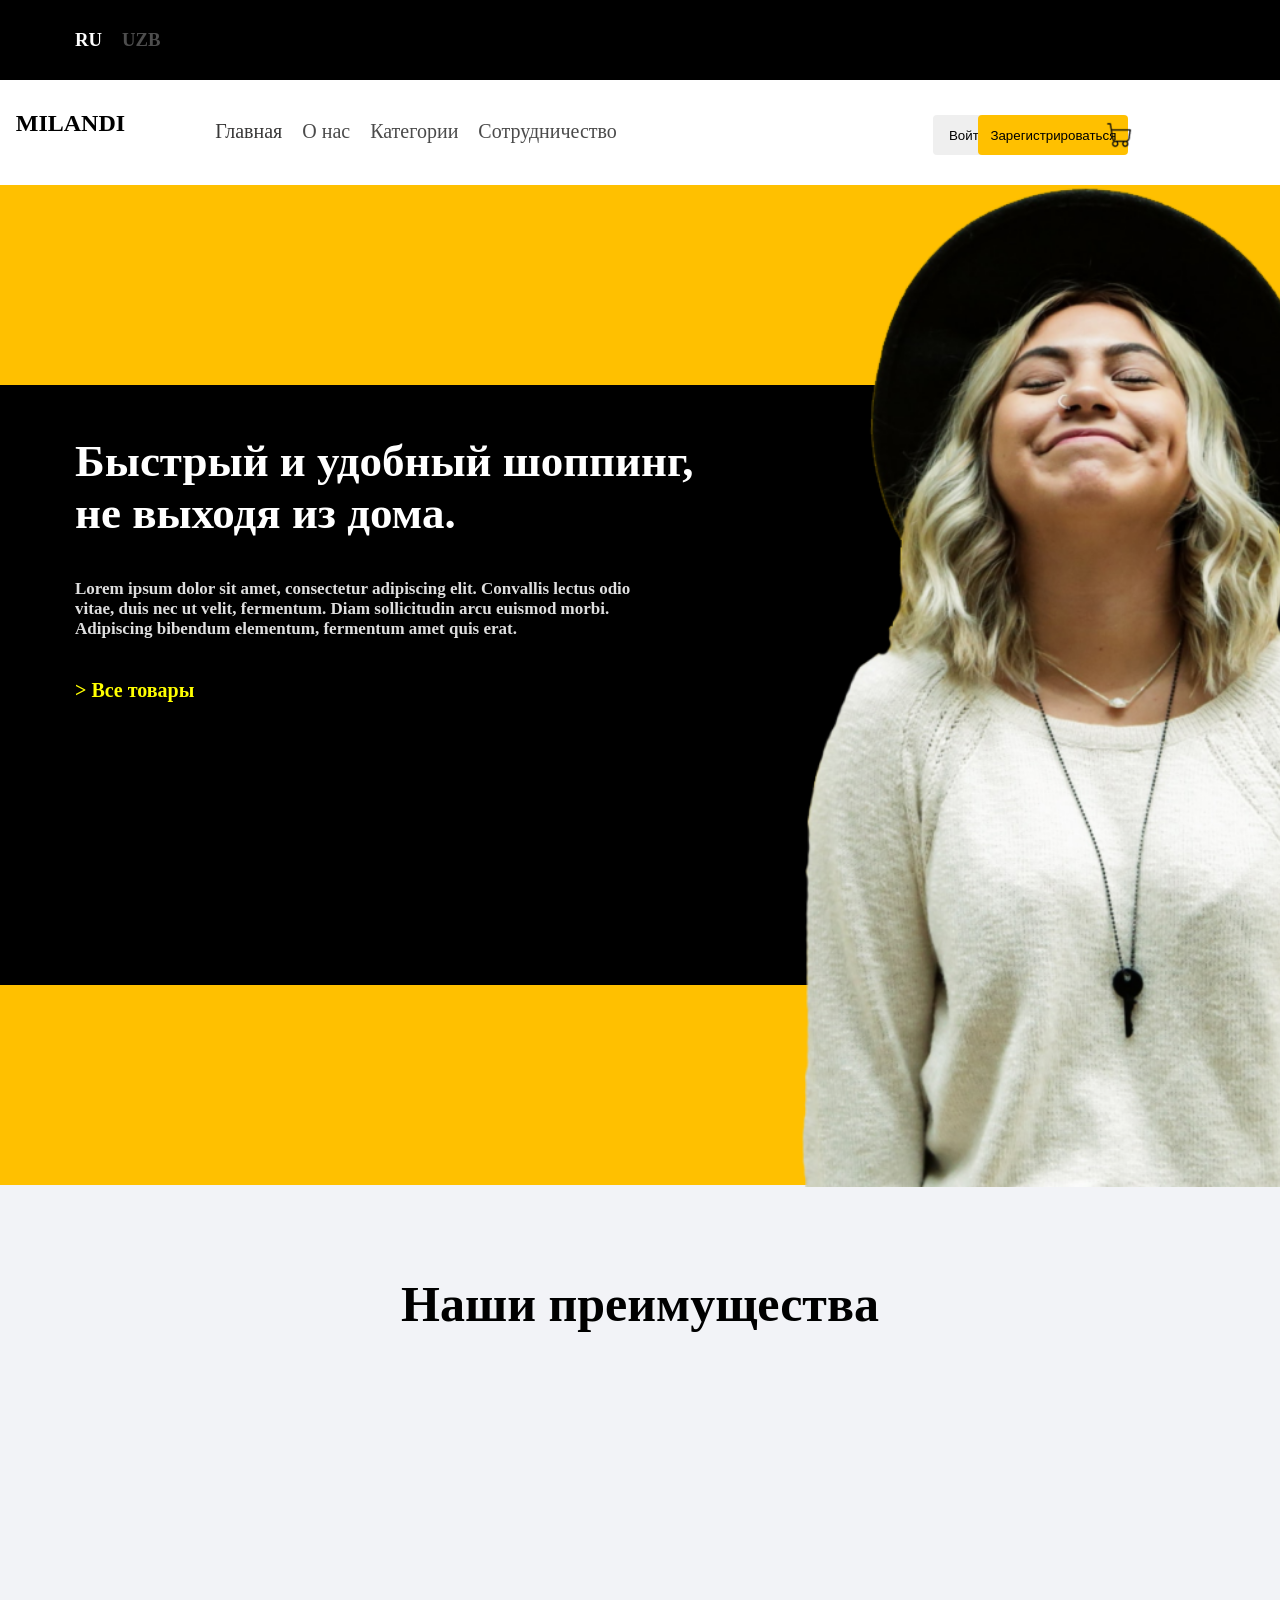
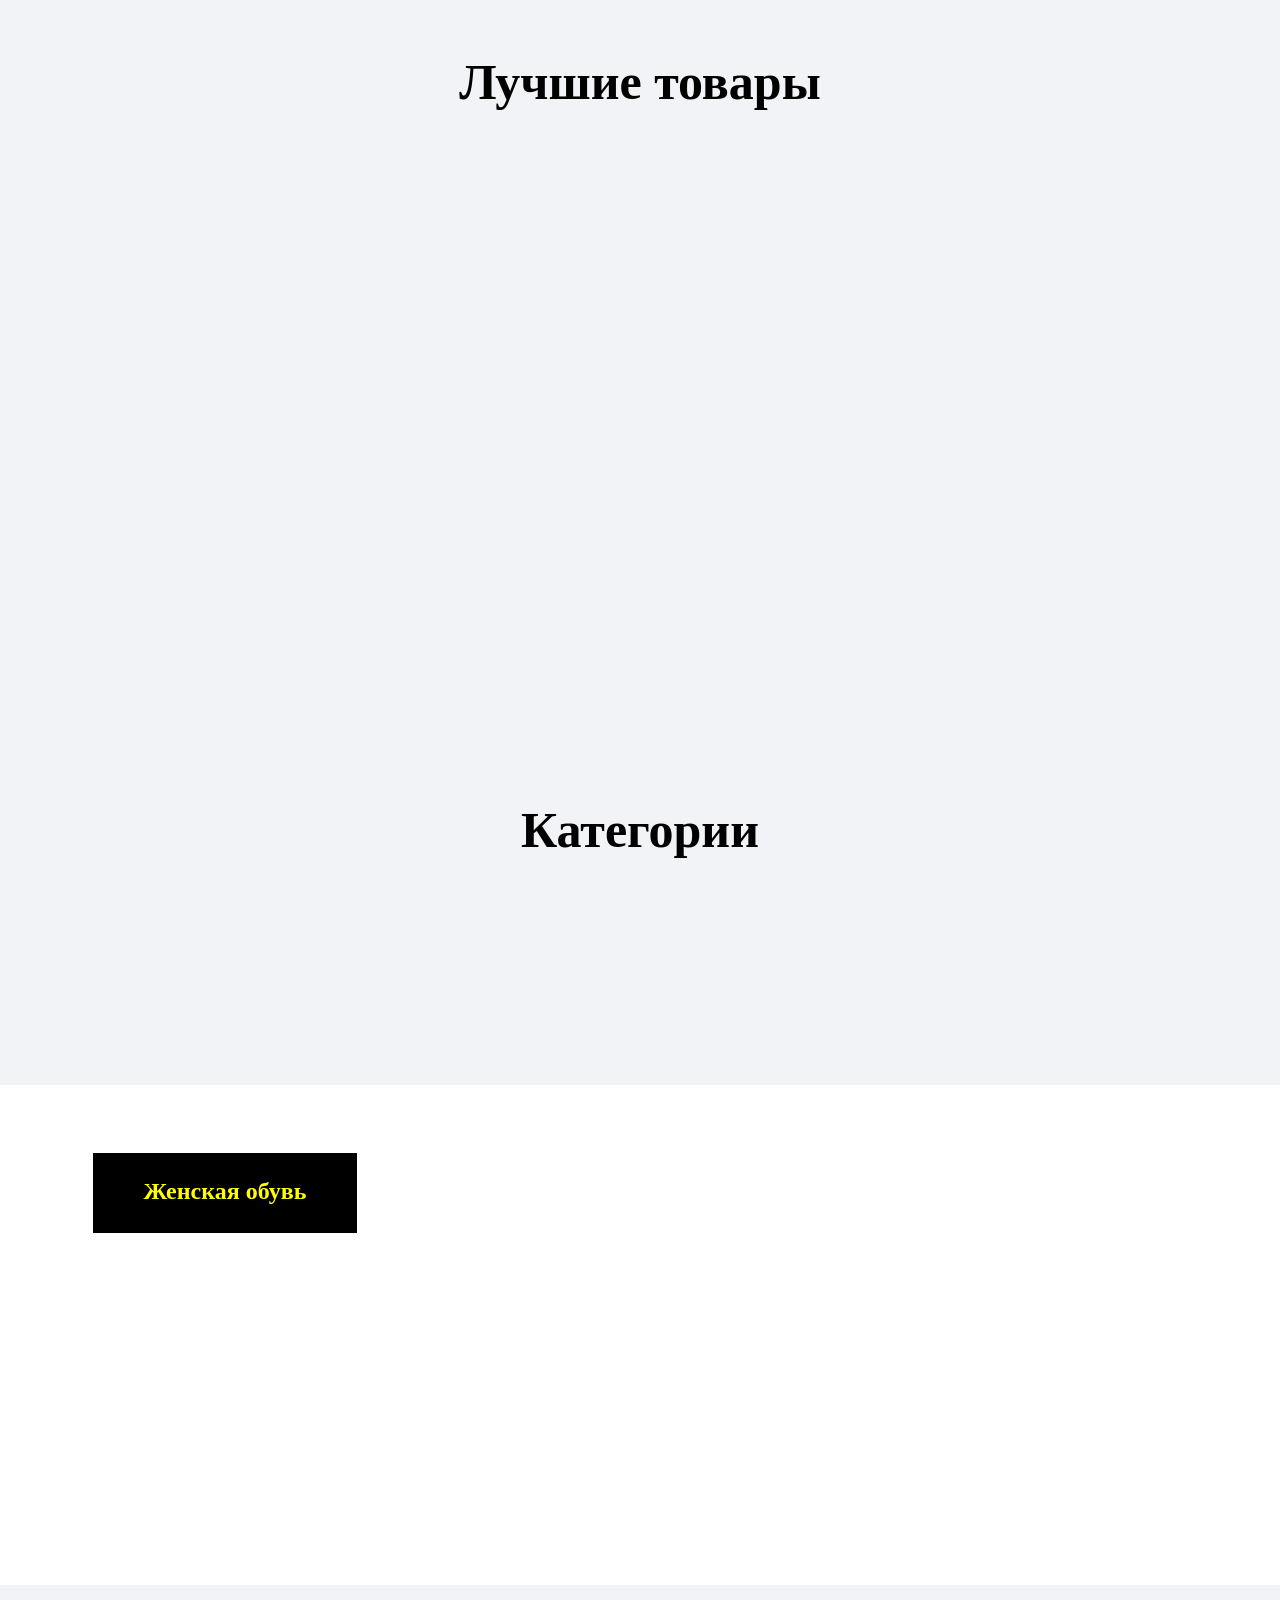
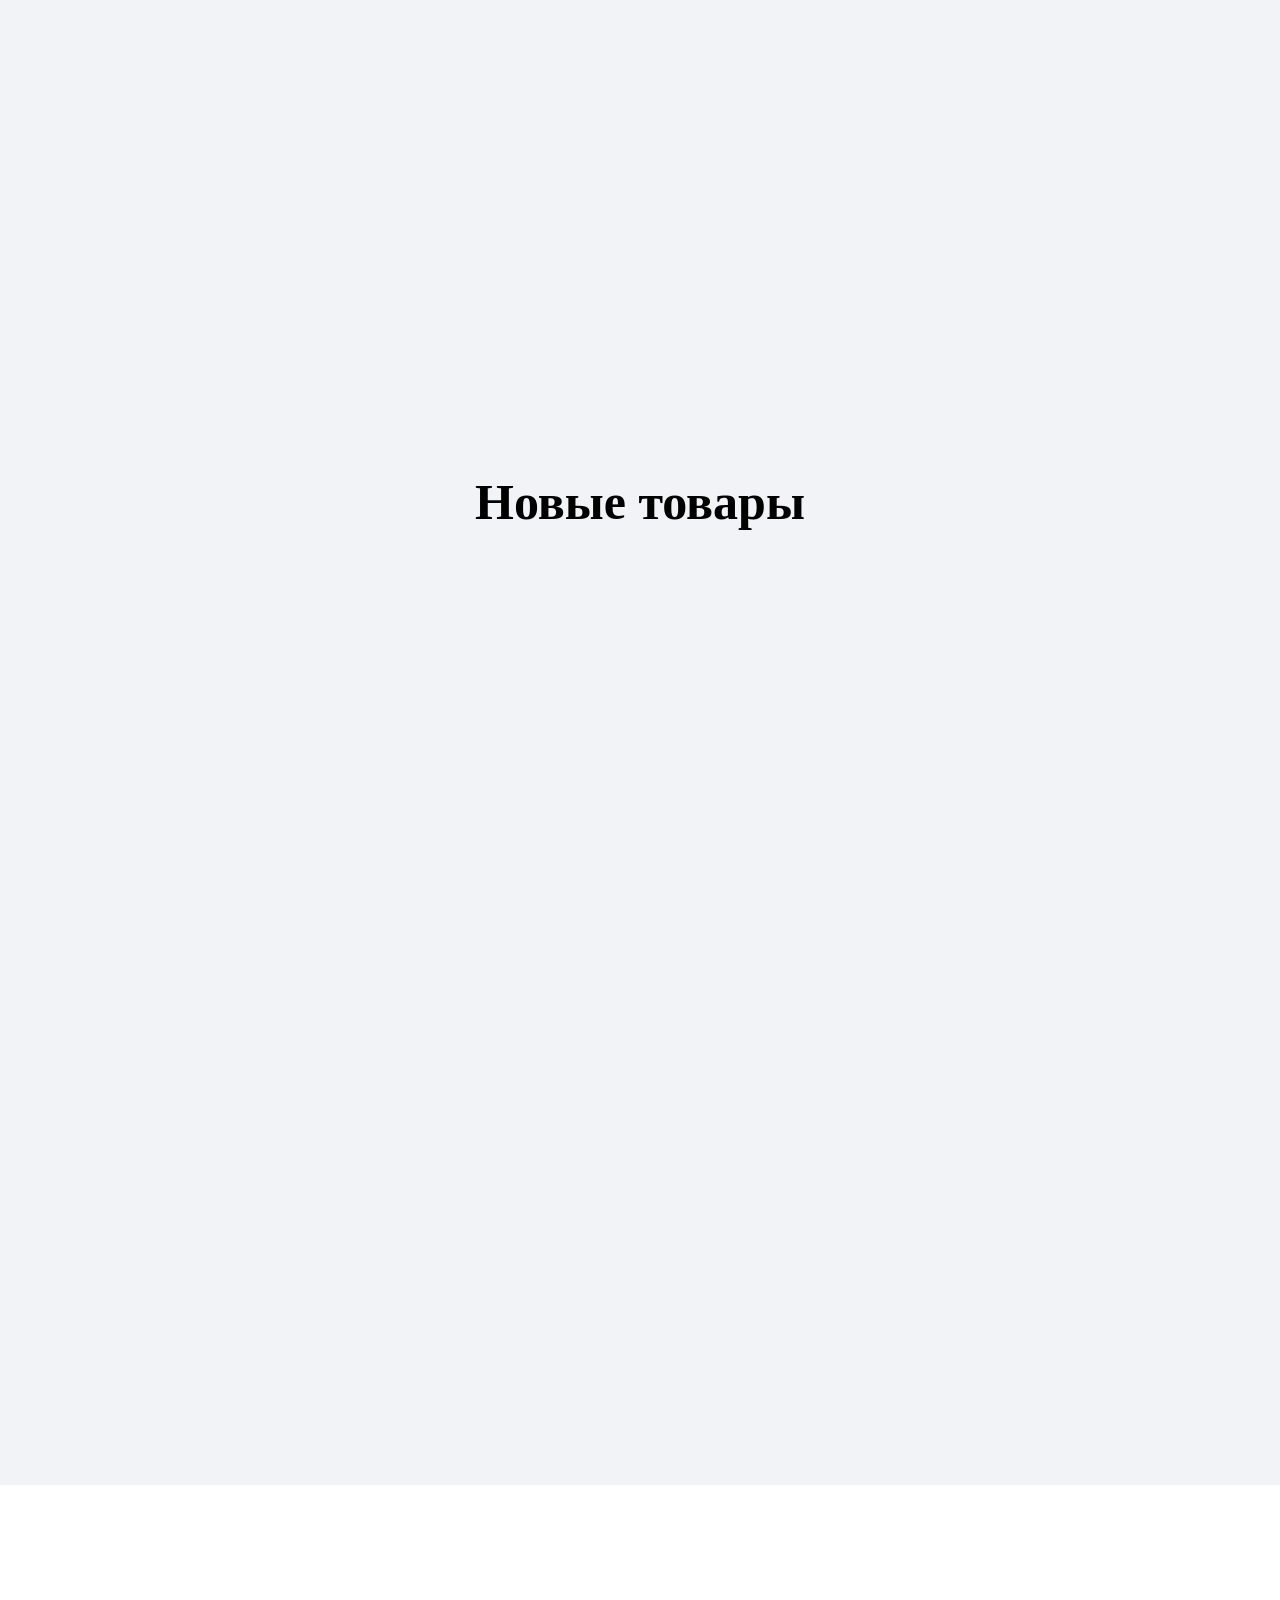
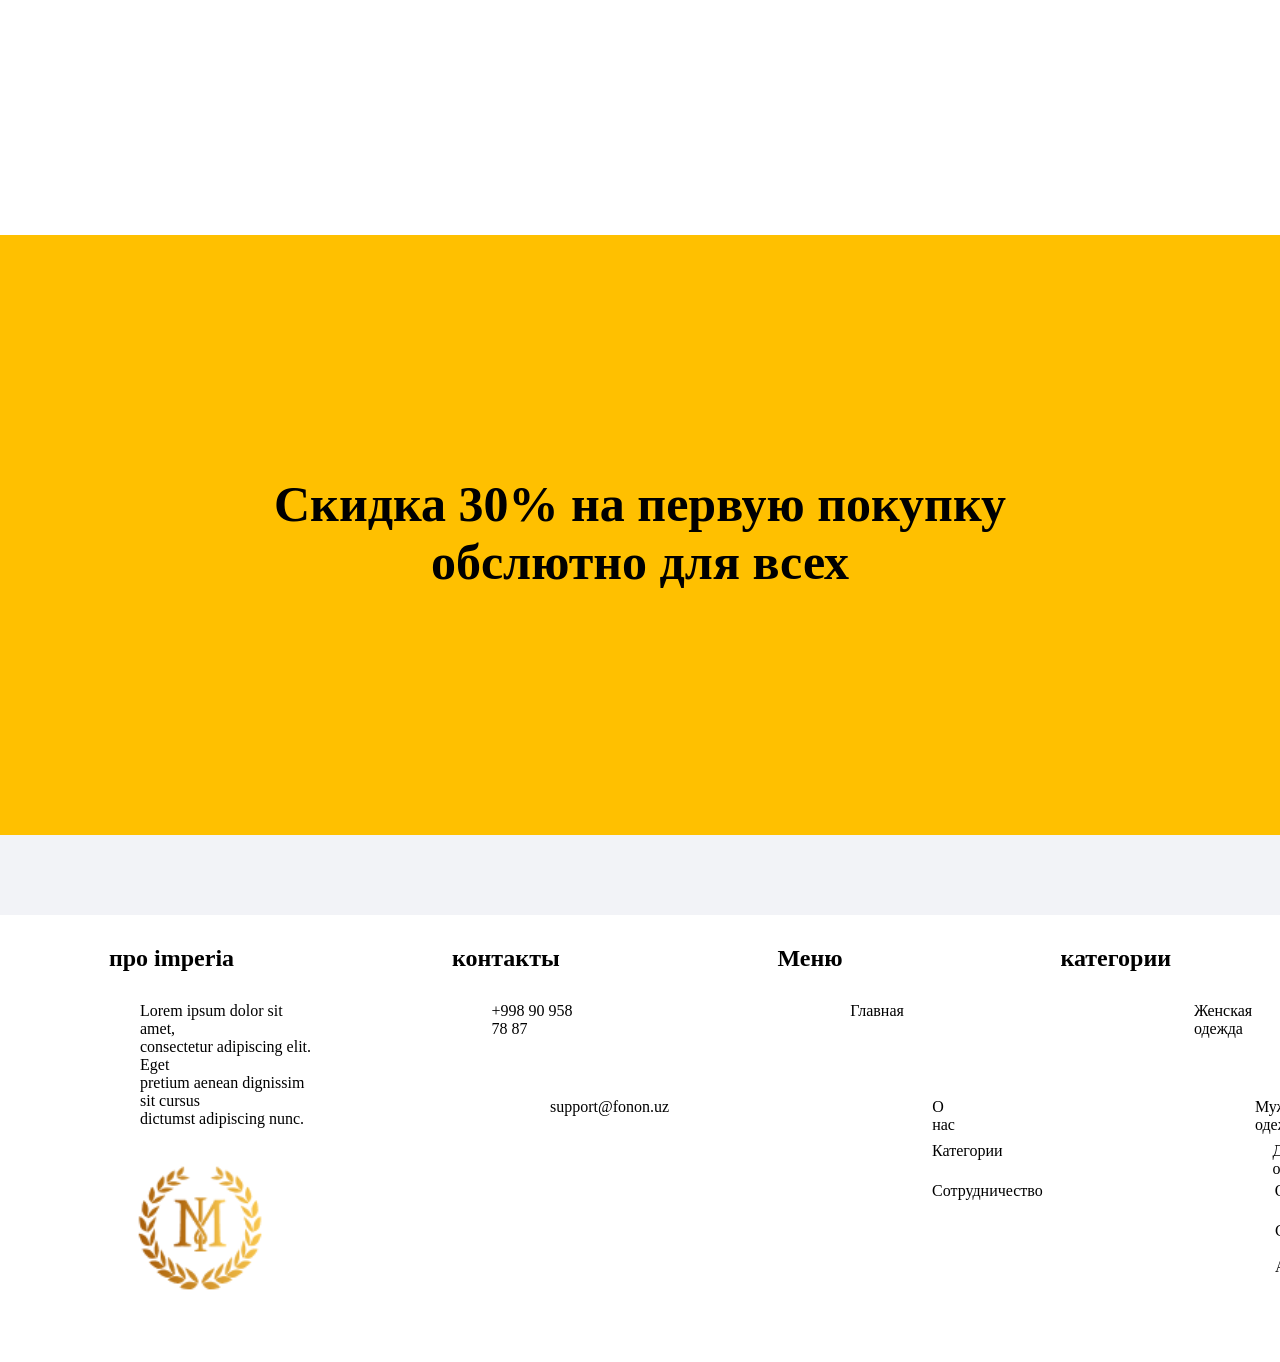
<file: index.html>
<!DOCTYPE html>
<html lang="en">
<head>
    <meta charset="UTF-8">
    <meta name="viewport" content="width=device-width, initial-scale=1.0">
    <title>wood</title>
    <link rel="stylesheet" href="./style.css">
    <link href="https://unpkg.com/aos@2.3.1/dist/aos.css" rel="stylesheet">
</head>
<body>
    <div class="contanier">
        <header>
            <div class="box">
                <h3 class="text">RU</h3>
                <h3 class="text_1">UZB</h3>
            </div>
            <div class="navbar">
                <nav>
                    <ul>
                        <a href="#"><h1 class="text_2">MILANDI</h1></a>
                        <li><a class="text_3" href="#">Главная</a></li>
                        <li><a class="text_4" href="./main.html">О нас</a></li>
                        <li><a class="text_4" href="./j.html">Категории</a></li>
                        <li><a class="text_4" href="./roe.html">Сотрудничество</a></li>
                    </ul>
                </nav>
                <button class="button">Войти</button>
                <button class="button_1">Зарегистрироваться</button>
                <a href="./index.html"><img class="img" src="./ic_cart.png" alt=""></a>
            </div>
        </header>
        <article>
            <div class="box_1"></div>
            <div data-aos="flip-up" class="box_2">
                <h1 class="text_5">Быстрый и удобный шоппинг,
                <br>    
                не выходя из дома.</h1>
                <h3 class="text_6">Lorem ipsum dolor sit amet, consectetur adipiscing elit. Convallis lectus odio
                <br>    
                vitae, duis nec ut velit, fermentum. Diam sollicitudin arcu euismod morbi. 
                <br>
                Adipiscing bibendum elementum, fermentum amet quis erat.</h3>
                <h2 class="text_7">> Все товары</h2>
                <img class="img_1" src="./image 22 3.png" alt="">
            </div>
    </article>
    <section>
        <h1 class="text_8">Наши преимущества</h1>
        <div class="card">
            <div data-aos="zoom-in" class="card_1 ">
                <img class="img_2" src="./ic_stars.png" alt="">
                <p class="text_9">Лучший сервис</p>
            </div>
            <div data-aos="zoom-in" class="card_1">
                <img class="img_2" src="./ic_truck.png" alt="">
                <p class="text_9">Экспресс доставка </p>
            </div>
            <div data-aos="zoom-in" class="card_1">
                <img class="img_2" src="./ic_like.png" alt="">
                <p class="text_9">Лучшее качество в стране</p>
            </div>
        </div>
        <h1 class="text_8">Лучшие товары</h1>
        <div class="card">
            <div data-aos="zoom-in" class="card_2">
                <img class="img_3" src="./image 23.png" alt="">
                <h2 class="text_10">Lorem ipsum dolor sit 
                <br>    
                amet</h2>
                <h4 class="text_10">Lorem ipsum dolor sit amet, 
                <br>    
                consectetur adipiscing elit. Sit sed 
                <br>
                odio sed nascetur.</h4>
                <div class="box_3">
                    <img class="img_4" src="./Group 24.png" alt="">
                    <h4 class="text_11">855 у.е.</h4>
                </div>
                <button class="btn">
                    <a class="alt" href="./shop.html">Добавить в корзину</a>
                </button>
            </div>
            <div data-aos="zoom-in" class="card_2">
                <img class="img_3" src="./image 23 (1).png" alt="">
                <h2 class="text_10">Lorem ipsum dolor sit 
                <br>    
                amet</h2>
                <h4 class="text_10">Lorem ipsum dolor sit amet, 
                <br>    
                consectetur adipiscing elit. Sit sed 
                <br>
                odio sed nascetur.</h4>
                <div class="box_3">
                    <img class="img_4" src="./Group 24.png" alt="">
                    <h4 class="text_11">855 у.е.</h4>
                </div>
                <button class="btn">
                    <a class="alt" href="./shop1.html">Добавить в корзину</a>
                </button>
            </div>
            <div data-aos="zoom-in" class="card_2">
                <img class="img_3" src="./image 23 (2).png" alt="">
                <h2 class="text_10">Lorem ipsum dolor sit 
                <br>    
                amet</h2>
                <h4 class="text_10">Lorem ipsum dolor sit amet, 
                <br>    
                consectetur adipiscing elit. Sit sed 
                <br>
                odio sed nascetur.</h4>
                <div class="box_3">
                    <img class="img_4" src="./Group 24.png" alt="">
                    <h4 class="text_11">855 у.е.</h4>
                </div>
                <button class="btn">
                    <a class="alt " href="shop2.html">Добавить в корзину</a>
                </button>
            </div>
            <div data-aos="zoom-in" class="card_2">
                <img class="img_3" src="./image 23 (3).png" alt="">
                <h2 class="text_10">Lorem ipsum dolor sit 
                <br>    
                amet</h2>
                <h4 class="text_10">Lorem ipsum dolor sit amet, 
                <br>    
                consectetur adipiscing elit. Sit sed 
                <br>
                odio sed nascetur.</h4>
                <div class="box_3">
                    <img class="img_4" src="./Group 24.png" alt="">
                    <h4 class="text_11">855 у.е.</h4>
                </div>
                <button class="btn">
                    <a class="alt" href="./shop3.html">Добавить в корзину</a>
                </button>
            </div>
        </div>
        <h1 class="text_8">Категории</h1>
        <div data-aos="zoom-in-down" class="box_4">
            <img src="./image 21.png" alt="">
            <img src="./image 23 (4).png" alt="">
            <img src="./image 24.png" alt="">
            <img src="./image 25.png" alt="">
        </div>
        <div class="card_4">
            <h2>Женская обувь</h2>
        </div>
        <div data-aos="zoom-in-down" class="box_5">
            <img class="img_5" src="./iPhone 12 Pro mockup 1.png" alt="">
            <h1 class="text_12">Скачай приложение и получай призы 
            <br>    
            каждый день</h1>
            <p class="text_13">Скачав наш приложение вы получаете возможность играть в призовые игры 
            <br>    
            каждый день и выигровать разного рода подарки для себя.
            <br>
            В нашем приложении призовые игры проходят аблолютно каждый день и всё это 
            <br>
            совершенно бесплатно.</p>
            <div class="d">
                <button class="button_2">
                    <img src="./available-on-the-app-store-1 1.png" alt="">
                </button>
                <button class="button_3">
                    <img src="./google-play-download-android-app 1.png" alt="">
                </button>
            </div>
        </div>
        <h1 class="text_8">Новые товары</h1>
        <div class="card">
            <div data-aos="zoom-in" class="card_2">
                <img class="img_3" src="./image 23 (3).png" alt="">
                <h2 class="text_10">Lorem ipsum dolor sit 
                <br>    
                amet</h2>
                <h4 class="text_10">Lorem ipsum dolor sit amet, 
                <br>    
                consectetur adipiscing elit. Sit sed 
                <br>
                odio sed nascetur.</h4>
                <div class="box_3">
                    <img class="img_4" src="./Group 24.png" alt="">
                    <h4 class="text_11">855 у.е.</h4>
                </div>
                <button class="btn">
                    <h2>Добавить в корзин</h2>
                </button>
            </div>
            <div data-aos="zoom-in" class="card_2">
                <img class="img_3" src="./image 23.png" alt="">
                <h2 class="text_10">Lorem ipsum dolor sit 
                <br>    
                amet</h2>
                <h4 class="text_10">Lorem ipsum dolor sit amet, 
                <br>    
                consectetur adipiscing elit. Sit sed 
                <br>
                odio sed nascetur.</h4>
                <div class="box_3">
                    <img class="img_4" src="./Group 24.png" alt="">
                    <h4 class="text_11">855 у.е.</h4>
                </div>
                <button class="btn">
                    <h2>Добавить в корзин</h2>
                </button>
            </div>
            <div data-aos="zoom-in" class="card_2">
                <img class="img_3" src="./image 23 (1).png" alt="">
                <h2 class="text_10">Lorem ipsum dolor sit 
                <br>    
                amet</h2>
                <h4 class="text_10">Lorem ipsum dolor sit amet, 
                <br>    
                consectetur adipiscing elit. Sit sed 
                <br>
                odio sed nascetur.</h4>
                <div class="box_3">
                    <img class="img_4" src="./Group 24.png" alt="">
                    <h4 class="text_11">855 у.е.</h4>
                </div>
                <button class="btn">
                    <h2>Добавить в корзин</h2>
                </button>
            </div>
            <div data-aos="zoom-in" class="card_2">
                <img class="img_3" src="./image 23 (2).png" alt="">
                <h2 class="text_10">Lorem ipsum dolor sit 
                <br>    
                amet</h2>
                <h4 class="text_10">Lorem ipsum dolor sit amet, 
                <br>    
                consectetur adipiscing elit. Sit sed 
                <br>
                odio sed nascetur.</h4>
                <div class="box_3">
                    <img class="img_4" src="./Group 24.png" alt="">
                    <h4 class="text_11">855 у.е.</h4>
                </div>
                <button class="btn">
                    <h2>Добавить в корзин</h2>
                </button>
            </div>
        </div>
    </section>
    <section>
        <div class="l">
            <img data-aos="zoom-in-right" class="img_6" src="./ToLMORRb97Q.png" alt="">
            <div data-aos="zoom-in-right" class="box_6">
                <h1 data-aos="zoom-in-left" class="text_14" >Создай свой лук на все 
                <br>    
                случаи жизни в “Imperia”</h1>
                <p data-aos="zoom-in-left" class="text_15">Lorem ipsum dolor sit amet, consectetur adipiscing elit. Diam 
                <br>    
                sollicitudin a cursus in. Vel sit donec semper magna dignissim. 
                <br>
                Amet, mi justo at metus vestibulum sollicitudin lacus. Nunc vel 
                <br>
                egestas fermentum pellentesque sed vitae vel.</p>
                <button data-aos="zoom-in-left" class="button_4"><b><h3>начать покупки</h3></b></button>
            </div>
        </div>
    </section>
    <footer>
        <div class="box_7">
            <h1 class="text_16">Скидка 30% на первую покупку 
            <br>    
            обслютно для всех</h1>
        </div>
        <div class="K"></div>
        <div class="footer">
            <div class="g">
                <h2>про imperia</h2>
                <h2>контакты</h2>
                <h2>Меню</h2>
                <h2>категории</h2>
            </div>
            <div class="g1">
                <p class="t">Lorem ipsum dolor sit amet, 
                <br>    
                consectetur adipiscing elit. Eget
                <br>
                pretium aenean dignissim sit cursus 
                <br>
                dictumst adipiscing nunc.</p>
                <p class="t1">+998 90 958 78 87</p>
                <p class="t2">Главная</p>
                <p class="t3">Женская одежда</p>
            </div>
            <div class="g1">
                <p class="t4">support@fonon.uz</p>
                <p class="t6">О нас</p>
                <p class="t7">Мужская одежда</p>
            </div>
            <img class="img_7" src="./Group (2).png" alt="">
            <div class="g1">
                <p class="t8">Категории</p>
                <p class="t9">Детская одежда</p>
            </div>
            <div class="g1">
                <p class="t10">Сотрудничество</p>
                <p class="t11">Обувь</p>
            </div>
            <p class="t12">Сумки</p>
            <p class="t13">Аксесуары</p>
        </div>
    </footer>











    <script src="https://unpkg.com/aos@2.3.1/dist/aos.js"></script>
    <script>
        AOS.init();
    </script>
</body>
</html>
</file>
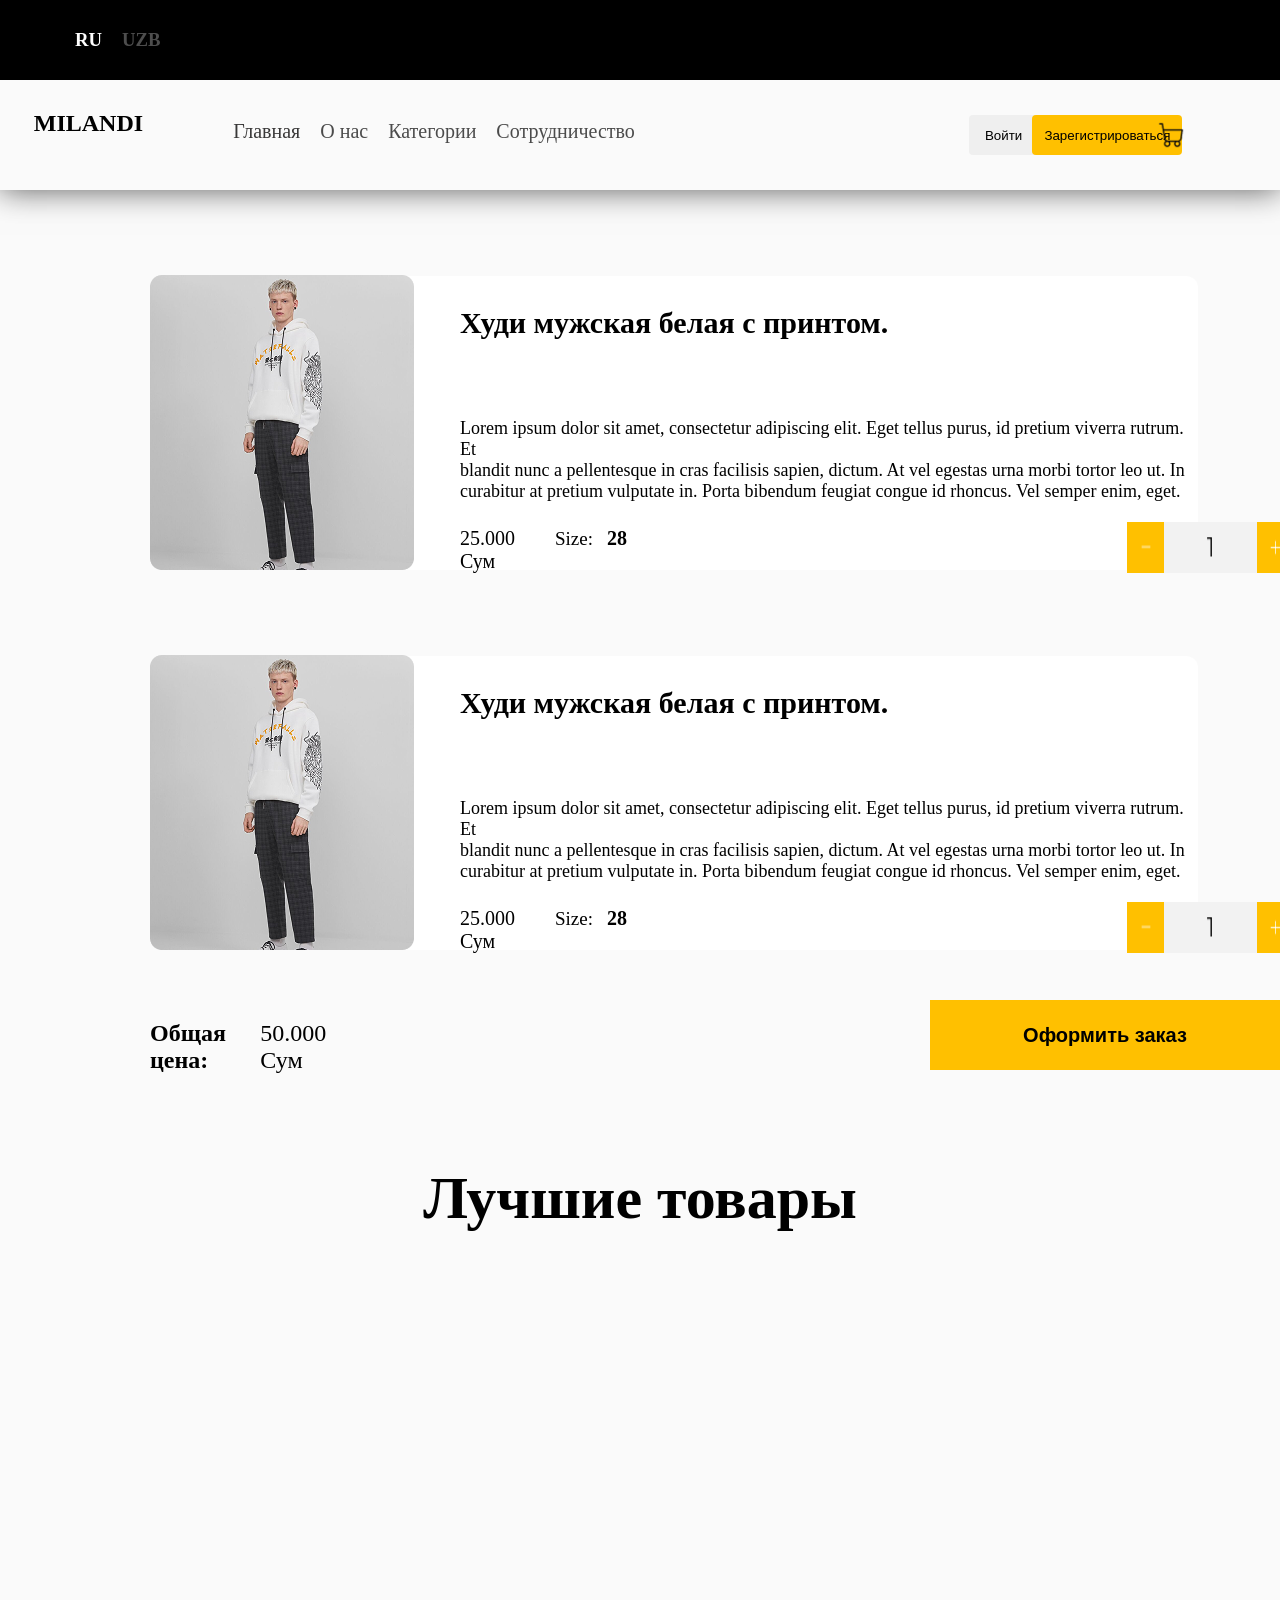
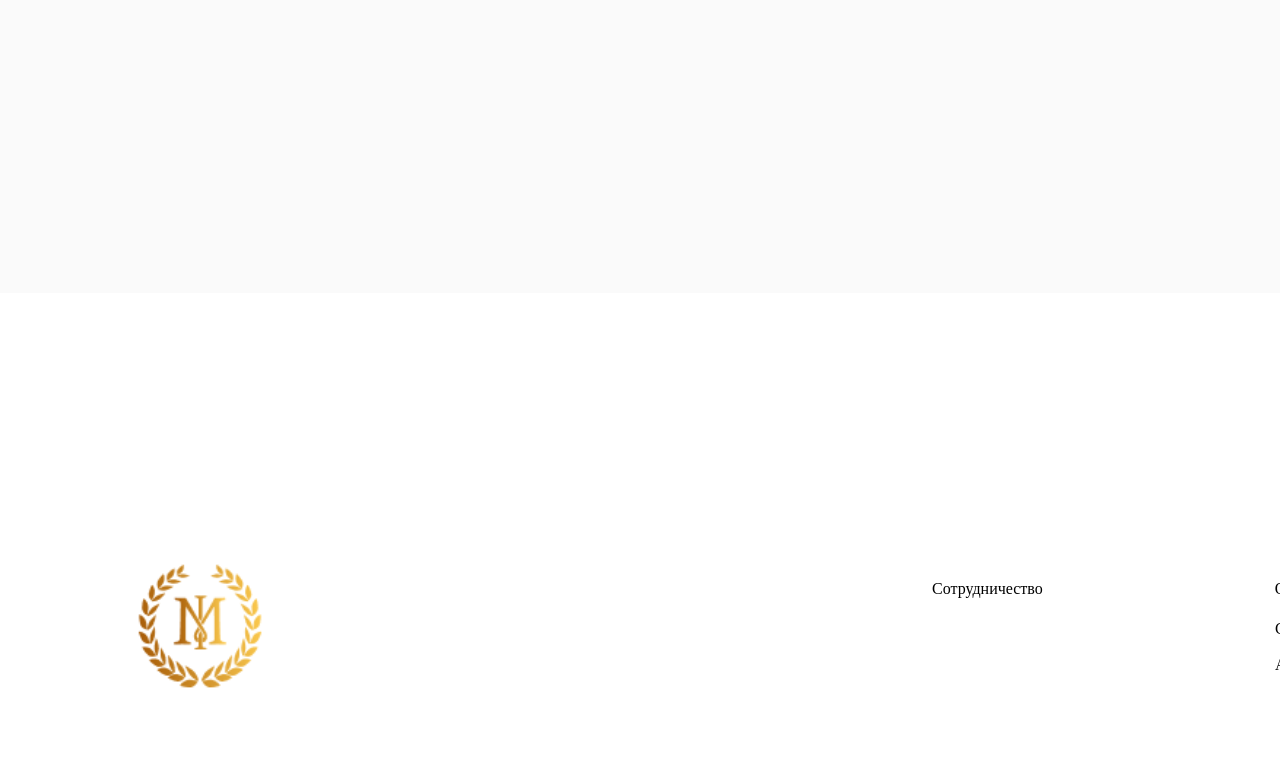
<file: buy.html>
<!DOCTYPE html>
<html lang="en">
<head>
    <meta charset="UTF-8">
    <meta name="viewport" content="width=device-width, initial-scale=1.0">
    <title>Document</title>
    <link rel="stylesheet" href="./buy.css">
    <link href="https://unpkg.com/aos@2.3.1/dist/aos.css" rel="stylesheet">
</head>
<body>
    <div class="contanier">
        <header>
            <div class="card">
                <div class="box">
                    <h3 class="text">RU</h3>
                    <h3 class="text_1">UZB</h3>
                </div>
                <div class="navbar">
                    <nav>
                        <ul>
                            <a href="./index.html"><h1 class="text_2">MILANDI</h1></a>
                            <li><a class="text_3" href="index.html">Главная</a></li>
                            <li><a class="text_4" href="./main.html">О нас</a></li>
                            <li><a class="text_4" href="./j.html">Категории</a></li>
                            <li><a class="text_4" href="./roe.html">Сотрудничество</a></li>
                        </ul>
                    </nav>
                    <button class="button">Войти</button>
                    <button class="button_1">Зарегистрироваться</button>
                    <img class="img" src="./ic_cart.png" alt="">
                </div>
            </div>
        </header>
        <article>
            <img class="img_1" src="./240x240_akvarel 2.png" alt="">
            <div class="card_1">
                <h1 class="text_5">Худи мужская белая с принтом.</h1>
                <a href="#"><img class="img_2" src="./Frame (1).png" alt=""></a>
                <p class="text_6">Lorem ipsum dolor sit amet, consectetur adipiscing elit. Eget tellus purus, id pretium viverra rutrum. Et 
                <br>    
                blandit nunc a pellentesque in cras facilisis sapien, dictum. At vel egestas urna morbi tortor leo ut. In 
                <br>
                curabitur at pretium vulputate in. Porta bibendum feugiat congue id rhoncus. Vel semper enim, eget.</p>
                <div class="d">
                    <p class="text_7">25.000 Сум</p>
                    <p class="text_8">Size:</p>
                    <p class="text_9"><b>28</b></p>
                    <img class="img_3" src="./Group 144.png" alt="">
                </div>
            </div>
            <img class="img_1" src="./240x240_akvarel 2.png" alt="">
            <div class="card_1">
                <h1 class="text_5">Худи мужская белая с принтом.</h1>
                <a href="#"><img class="img_2" src="./Frame (1).png" alt=""></a>
                <p class="text_6">Lorem ipsum dolor sit amet, consectetur adipiscing elit. Eget tellus purus, id pretium viverra rutrum. Et 
                <br>    
                blandit nunc a pellentesque in cras facilisis sapien, dictum. At vel egestas urna morbi tortor leo ut. In 
                <br>
                curabitur at pretium vulputate in. Porta bibendum feugiat congue id rhoncus. Vel semper enim, eget.</p>
                <div class="d">
                    <p class="text_7">25.000 Сум</p>
                    <p class="text_8">Size:</p>
                    <p class="text_9"><b>28</b></p>
                    <img class="img_3" src="./Group 144.png" alt="">
                </div>
            </div>
            <div class="d">
                <p class="text_10"><b>Общая цена:</b></p>
                <p class="text_11">50.000 Сум</p>
                <a href="k.html"><button class="button_2"><h2>Оформить заказ</h2></button></a>
            </div>
        </article>
        <section>
            <h1 class="text_14">Лучшие товары</h1>
            <div class="card_2">
                <div data-aos="zoom-in" class="card_3">
                    <img class="img_6" src="./image 23.png" alt="">
                    <h2 class="text_15">Lorem ipsum dolor sit 
                    <br>    
                    amet</h2>
                    <h4 class="text_15">Lorem ipsum dolor sit amet, 
                    <br>    
                    consectetur adipiscing elit. Sit sed 
                    <br>
                    odio sed nascetur.</h4>
                    <div class="box_5">
                        <img class="img_6" src="./Group 24.png" alt="">
                        <h4 class="text_16">855 у.е.</h4>
                    </div>
                    <button class="btn_3">
                        <a class="alt" href="./shop.html">Добавить в корзину</a>
                    </button>
                </div>
                <div data-aos="zoom-in" class="card_3">
                    <img class="img_6" src="./image 23 (1).png" alt="">
                    <h2 class="text_15">Lorem ipsum dolor sit 
                    <br>    
                    amet</h2>
                    <h4 class="text_15">Lorem ipsum dolor sit amet, 
                    <br>    
                    consectetur adipiscing elit. Sit sed 
                    <br>
                    odio sed nascetur.</h4>
                    <div class="box_5">
                        <img class="img_6" src="./Group 24 (1).png" alt="">
                        <h4 class="text_16">855 у.е.</h4>
                    </div>
                    <button class="btn_3">
                        <a class="alt" href="./shop.html">Добавить в корзину</a>
                    </button>
                </div>
                <div data-aos="zoom-in" class="card_3">
                    <img class="img_6" src="./image 23 (2).png" alt="">
                    <h2 class="text_15">Lorem ipsum dolor sit 
                    <br>    
                    amet</h2>
                    <h4 class="text_15">Lorem ipsum dolor sit amet, 
                    <br>    
                    consectetur adipiscing elit. Sit sed 
                    <br>
                    odio sed nascetur.</h4>
                    <div class="box_5">
                        <img class="img_6" src="./Group 24.png" alt="">
                        <h4 class="text_16">855 у.е.</h4>
                    </div>
                    <button class="btn_3">
                        <a class="alt" href="./shop.html">Добавить в корзину</a>
                    </button>
                </div>
                <div data-aos="zoom-in" class="card_3">
                    <img class="img_6" src="./image 23 (3).png" alt="">
                    <h2 class="text_15">Lorem ipsum dolor sit 
                    <br>    
                    amet</h2>
                    <h4 class="text_15">Lorem ipsum dolor sit amet, 
                    <br>    
                    consectetur adipiscing elit. Sit sed 
                    <br>
                    odio sed nascetur.</h4>
                    <div class="box_5">
                        <img class="img_6" src="./Group 24.png" alt="">
                        <h4 class="text_16">855 у.е.</h4>
                    </div>
                    <button class="btn_3">
                        <a class="alt" href="./shop.html">Добавить в корзину</a>
                    </button>
                </div>
            </div>
            <div class="footer">
            <div data-aos="zoom-in-right" class="g">
                <h2>про imperia</h2>
                <h2>контакты</h2>
                <h2>Меню</h2>
                <h2>категории</h2>
            </div>
        <div class="g1">
            <p data-aos="zoom-in-right" class="t100">Lorem ipsum dolor sit amet, 
            <br>    
            consectetur adipiscing elit. Eget
            <br>
            pretium aenean dignissim sit cursus 
            <br>
            dictumst adipiscing nunc.</p>
            <p data-aos="zoom-in-right" class="t101">+998 90 958 78 87</p>
            <p data-aos="zoom-in-right" class="t102">Главная</p>
            <p data-aos="zoom-in-right" class="t103">Женская одежда</p>
            </div>
            <div data-aos="zoom-in-right" class="g1">
                <p class="t4">support@fonon.uz</p>
                <p class="t6">О нас</p>
                <p class="t7">Мужская одежда</p>
            </div>
            <img class="img_8" src="./Group (2).png" alt="">
            <div data-aos="zoom-in-right" class="g1">
                <p class="t8">Категории</p>
                <p class="t9">Детская одежда</p>
            </div>
            <div class="g1">
                <p class="t10">Сотрудничество</p>
                <p class="t11">Обувь</p>
            </div>
            <p class="t12">Сумки</p>
            <p class="t13">Аксесуары</p>
        </div>
        </section>
    </div>


    <script src="https://unpkg.com/aos@2.3.1/dist/aos.js"></script>
    <script>
        AOS.init();
    </script>
</body>
</html>
</file>
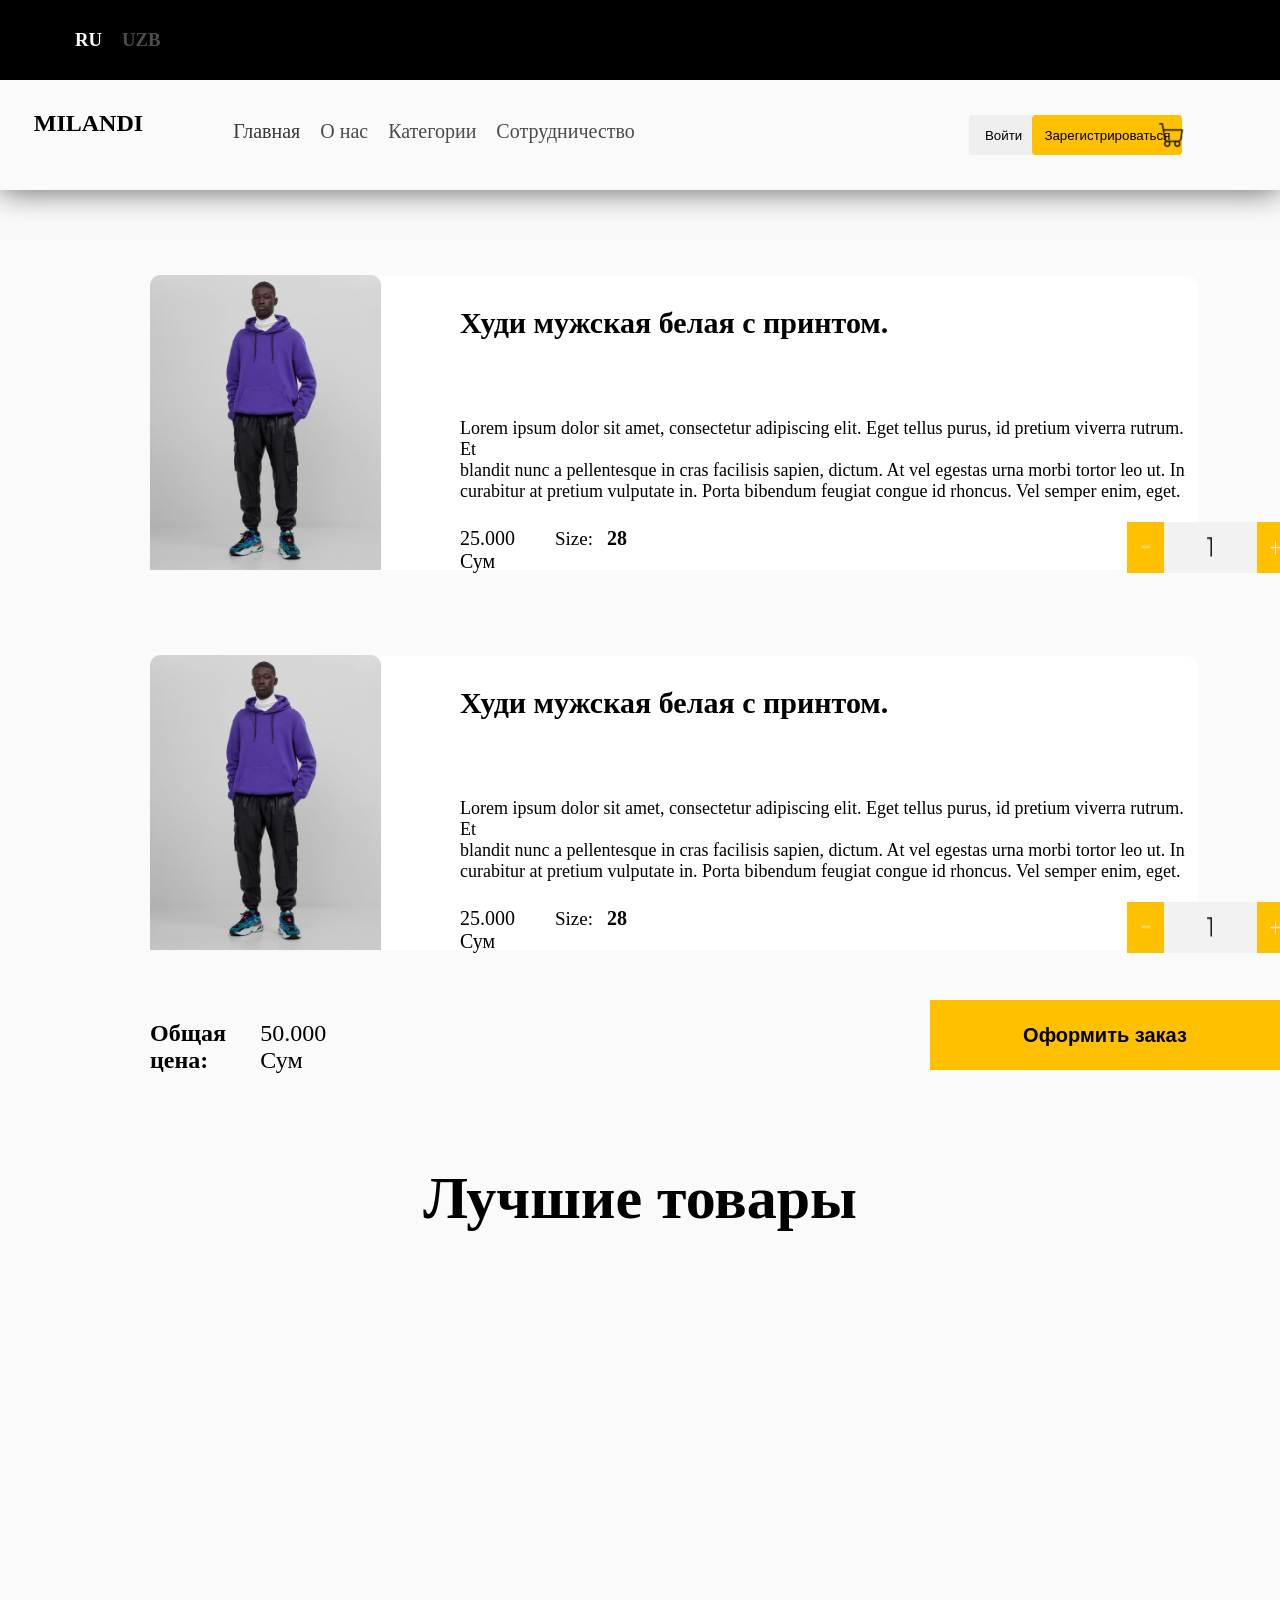
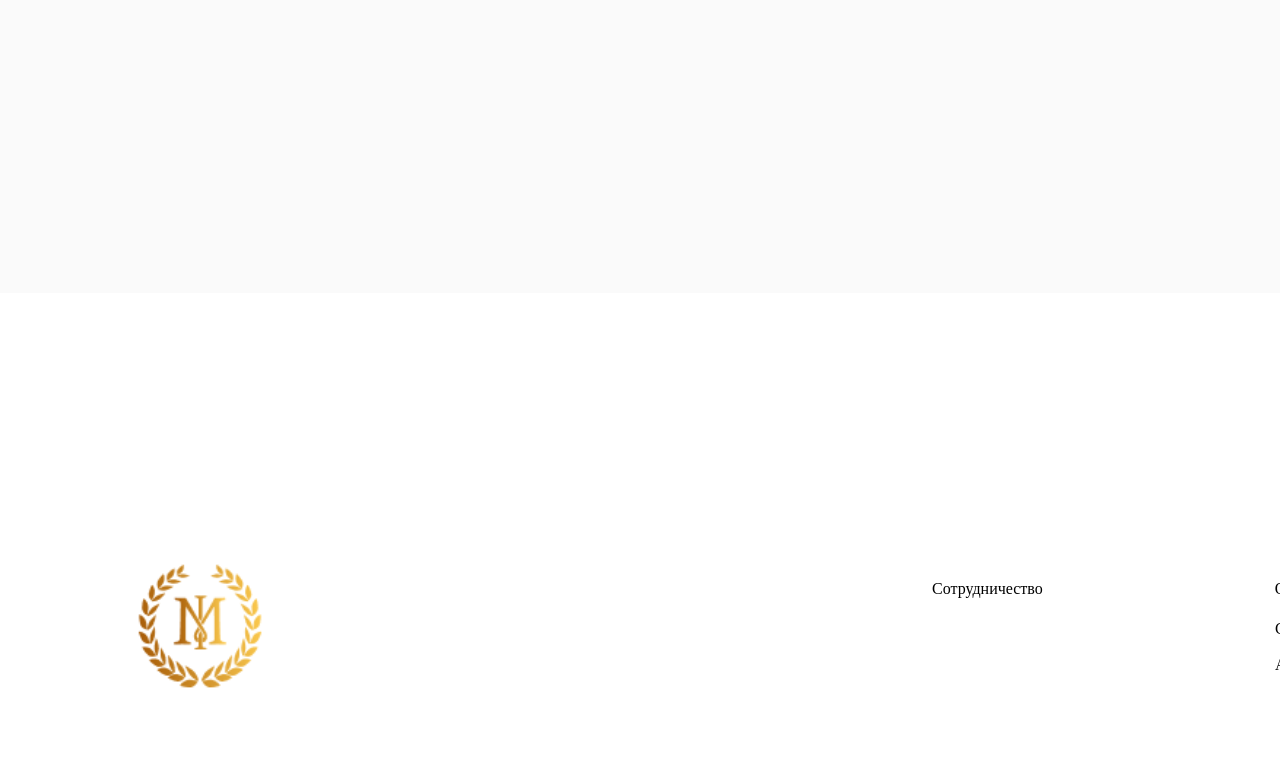
<file: buy1.html>
<!DOCTYPE html>
<html lang="en">
<head>
    <meta charset="UTF-8">
    <meta name="viewport" content="width=device-width, initial-scale=1.0">
    <title>Document</title>
    <link rel="stylesheet" href="./buy1.css">
    <link href="https://unpkg.com/aos@2.3.1/dist/aos.css" rel="stylesheet">
</head>
<body>
    <div class="contanier">
        <header>
            <div class="card">
                <div class="box">
                    <h3 class="text">RU</h3>
                    <h3 class="text_1">UZB</h3>
                </div>
                <div class="navbar">
                    <nav>
                        <ul>
                            <a href="./index.html"><h1 class="text_2">MILANDI</h1></a>
                            <li><a class="text_3" href="index.html">Главная</a></li>
                            <li><a class="text_4" href="./main.html">О нас</a></li>
                            <li><a class="text_4" href="./j.html">Категории</a></li>
                            <li><a class="text_4" href="./roe.html">Сотрудничество</a></li>
                        </ul>
                    </nav>
                    <button class="button">Войти</button>
                    <button class="button_1">Зарегистрироваться</button>
                    <img class="img" src="./ic_cart.png" alt="">
                </div>
            </div>
        </header>
        <article>
            <img class="img_1" src="./image 23.png" alt="">
            <div class="card_1">
                <h1 class="text_5">Худи мужская белая с принтом.</h1>
                <a href="#"><img class="img_2" src="./Frame (1).png" alt=""></a>
                <p class="text_6">Lorem ipsum dolor sit amet, consectetur adipiscing elit. Eget tellus purus, id pretium viverra rutrum. Et 
                <br>    
                blandit nunc a pellentesque in cras facilisis sapien, dictum. At vel egestas urna morbi tortor leo ut. In 
                <br>
                curabitur at pretium vulputate in. Porta bibendum feugiat congue id rhoncus. Vel semper enim, eget.</p>
                <div class="d">
                    <p class="text_7">25.000 Сум</p>
                    <p class="text_8">Size:</p>
                    <p class="text_9"><b>28</b></p>
                    <img class="img_3" src="./Group 144.png" alt="">
                </div>
            </div>
            <img class="img_1" src="./image 23.png" alt="">
            <div class="card_1">
                <h1 class="text_5">Худи мужская белая с принтом.</h1>
                <a href="#"><img class="img_2" src="./Frame (1).png" alt=""></a>
                <p class="text_6">Lorem ipsum dolor sit amet, consectetur adipiscing elit. Eget tellus purus, id pretium viverra rutrum. Et 
                <br>    
                blandit nunc a pellentesque in cras facilisis sapien, dictum. At vel egestas urna morbi tortor leo ut. In 
                <br>
                curabitur at pretium vulputate in. Porta bibendum feugiat congue id rhoncus. Vel semper enim, eget.</p>
                <div class="d">
                    <p class="text_7">25.000 Сум</p>
                    <p class="text_8">Size:</p>
                    <p class="text_9"><b>28</b></p>
                    <img class="img_3" src="./Group 144.png" alt="">
                </div>
            </div>
            <div class="d">
                <p class="text_10"><b>Общая цена:</b></p>
                <p class="text_11">50.000 Сум</p>
                <a href="k.html"><button class="button_2"><h2>Оформить заказ</h2></button></a>
            </div>
        </article>
        <section>
            <h1 class="text_14">Лучшие товары</h1>
            <div class="card_2">
                <div data-aos="zoom-in" class="card_3">
                    <img class="img_6" src="./image 23.png" alt="">
                    <h2 class="text_15">Lorem ipsum dolor sit 
                    <br>    
                    amet</h2>
                    <h4 class="text_15">Lorem ipsum dolor sit amet, 
                    <br>    
                    consectetur adipiscing elit. Sit sed 
                    <br>
                    odio sed nascetur.</h4>
                    <div class="box_5">
                        <img class="img_6" src="./Group 24.png" alt="">
                        <h4 class="text_16">855 у.е.</h4>
                    </div>
                    <button class="btn_3">
                        <a class="alt" href="./shop.html">Добавить в корзину</a>
                    </button>
                </div>
                <div data-aos="zoom-in" class="card_3">
                    <img class="img_6" src="./image 23 (1).png" alt="">
                    <h2 class="text_15">Lorem ipsum dolor sit 
                    <br>    
                    amet</h2>
                    <h4 class="text_15">Lorem ipsum dolor sit amet, 
                    <br>    
                    consectetur adipiscing elit. Sit sed 
                    <br>
                    odio sed nascetur.</h4>
                    <div class="box_5">
                        <img class="img_6" src="./Group 24 (1).png" alt="">
                        <h4 class="text_16">855 у.е.</h4>
                    </div>
                    <button class="btn_3">
                        <a class="alt" href="./shop.html">Добавить в корзину</a>
                    </button>
                </div>
                <div data-aos="zoom-in" class="card_3">
                    <img class="img_6" src="./image 23 (2).png" alt="">
                    <h2 class="text_15">Lorem ipsum dolor sit 
                    <br>    
                    amet</h2>
                    <h4 class="text_15">Lorem ipsum dolor sit amet, 
                    <br>    
                    consectetur adipiscing elit. Sit sed 
                    <br>
                    odio sed nascetur.</h4>
                    <div class="box_5">
                        <img class="img_6" src="./Group 24.png" alt="">
                        <h4 class="text_16">855 у.е.</h4>
                    </div>
                    <button class="btn_3">
                        <a class="alt" href="./shop.html">Добавить в корзину</a>
                    </button>
                </div>
                <div data-aos="zoom-in" class="card_3">
                    <img class="img_6" src="./image 23 (3).png" alt="">
                    <h2 class="text_15">Lorem ipsum dolor sit 
                    <br>    
                    amet</h2>
                    <h4 class="text_15">Lorem ipsum dolor sit amet, 
                    <br>    
                    consectetur adipiscing elit. Sit sed 
                    <br>
                    odio sed nascetur.</h4>
                    <div class="box_5">
                        <img class="img_6" src="./Group 24.png" alt="">
                        <h4 class="text_16">855 у.е.</h4>
                    </div>
                    <button class="btn_3">
                        <a class="alt" href="./shop.html">Добавить в корзину</a>
                    </button>
                </div>
            </div>
            <div class="footer">
            <div data-aos="zoom-in-right" class="g">
                <h2>про imperia</h2>
                <h2>контакты</h2>
                <h2>Меню</h2>
                <h2>категории</h2>
            </div>
        <div class="g1">
            <p data-aos="zoom-in-right" class="t100">Lorem ipsum dolor sit amet, 
            <br>    
            consectetur adipiscing elit. Eget
            <br>
            pretium aenean dignissim sit cursus 
            <br>
            dictumst adipiscing nunc.</p>
            <p data-aos="zoom-in-right" class="t101">+998 90 958 78 87</p>
            <p data-aos="zoom-in-right" class="t102">Главная</p>
            <p data-aos="zoom-in-right" class="t103">Женская одежда</p>
            </div>
            <div data-aos="zoom-in-right" class="g1">
                <p class="t4">support@fonon.uz</p>
                <p class="t6">О нас</p>
                <p class="t7">Мужская одежда</p>
            </div>
            <img class="img_8" src="./Group (2).png" alt="">
            <div data-aos="zoom-in-right" class="g1">
                <p class="t8">Категории</p>
                <p class="t9">Детская одежда</p>
            </div>
            <div class="g1">
                <p class="t10">Сотрудничество</p>
                <p class="t11">Обувь</p>
            </div>
            <p class="t12">Сумки</p>
            <p class="t13">Аксесуары</p>
        </div>
        </section>
    </div>

    <script src="https://unpkg.com/aos@2.3.1/dist/aos.js"></script>
    <script>
        AOS.init();
    </script>
</body>
</html>
</file>
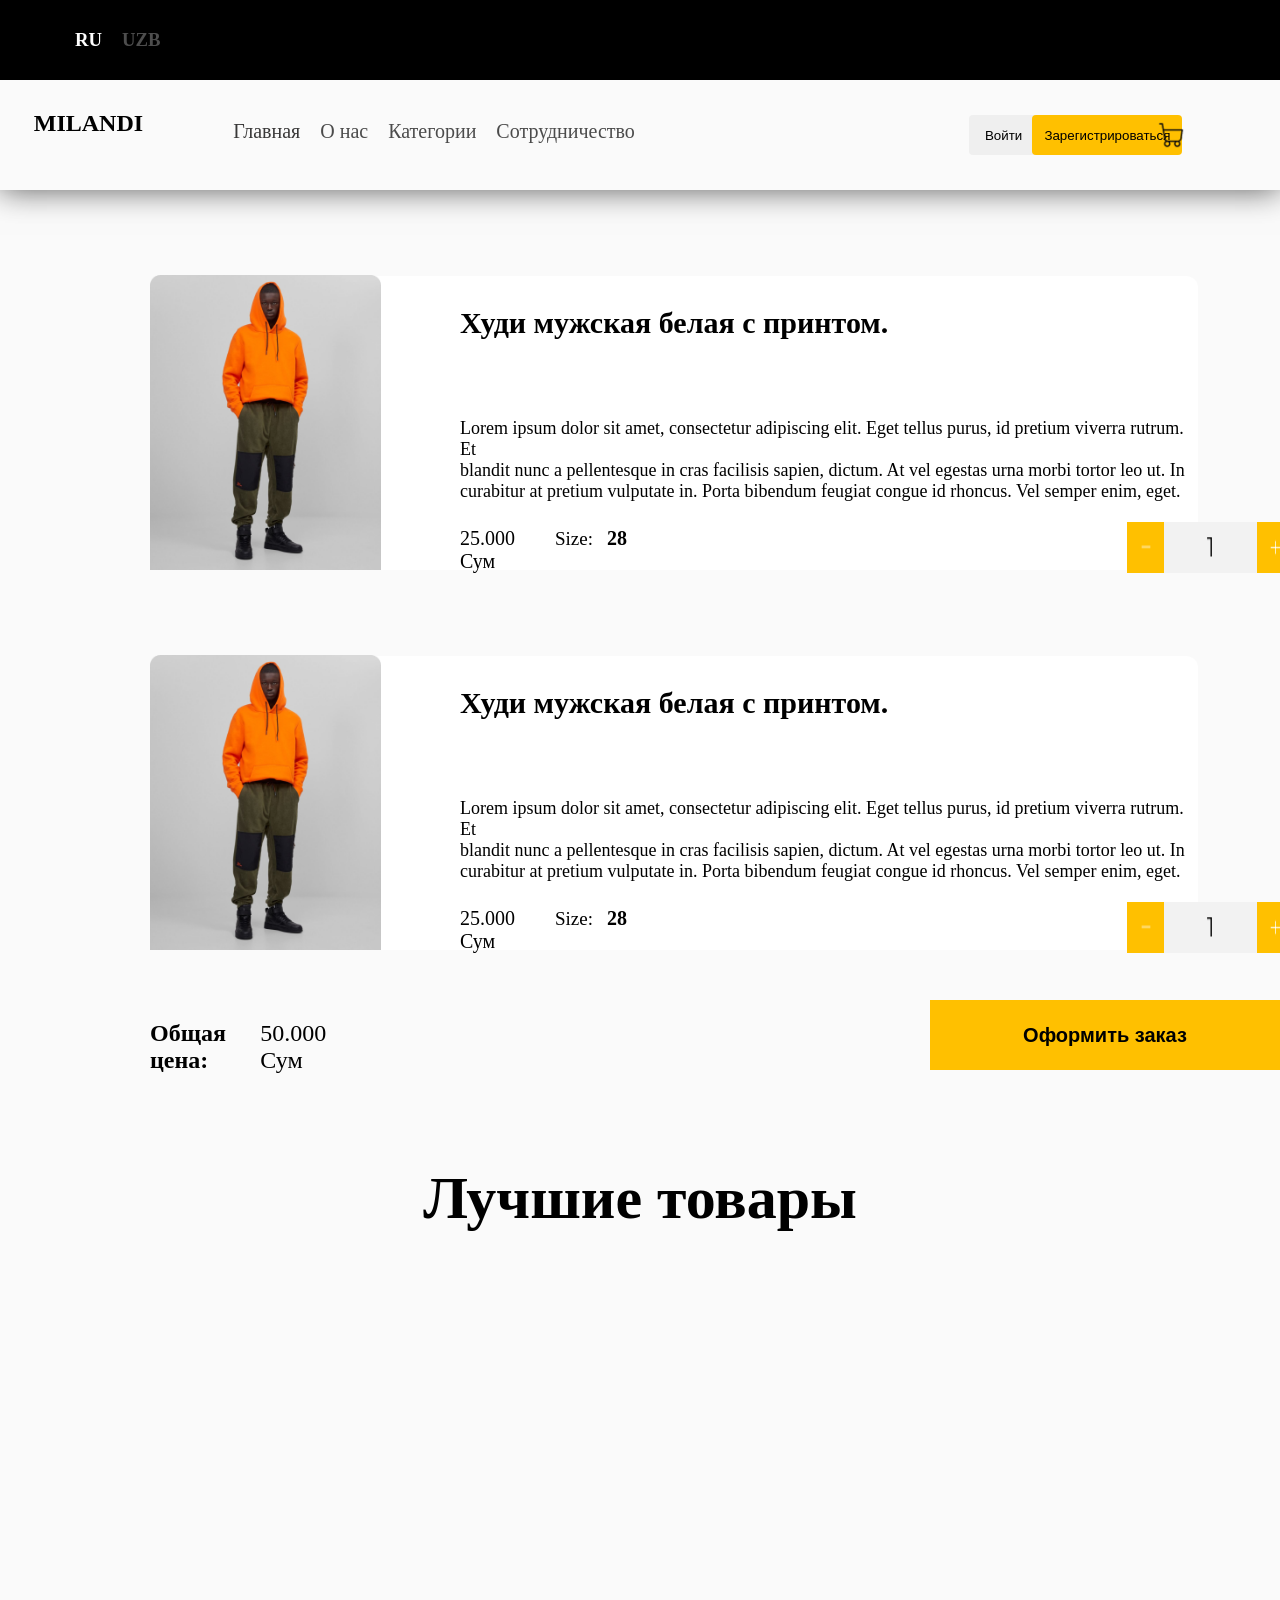
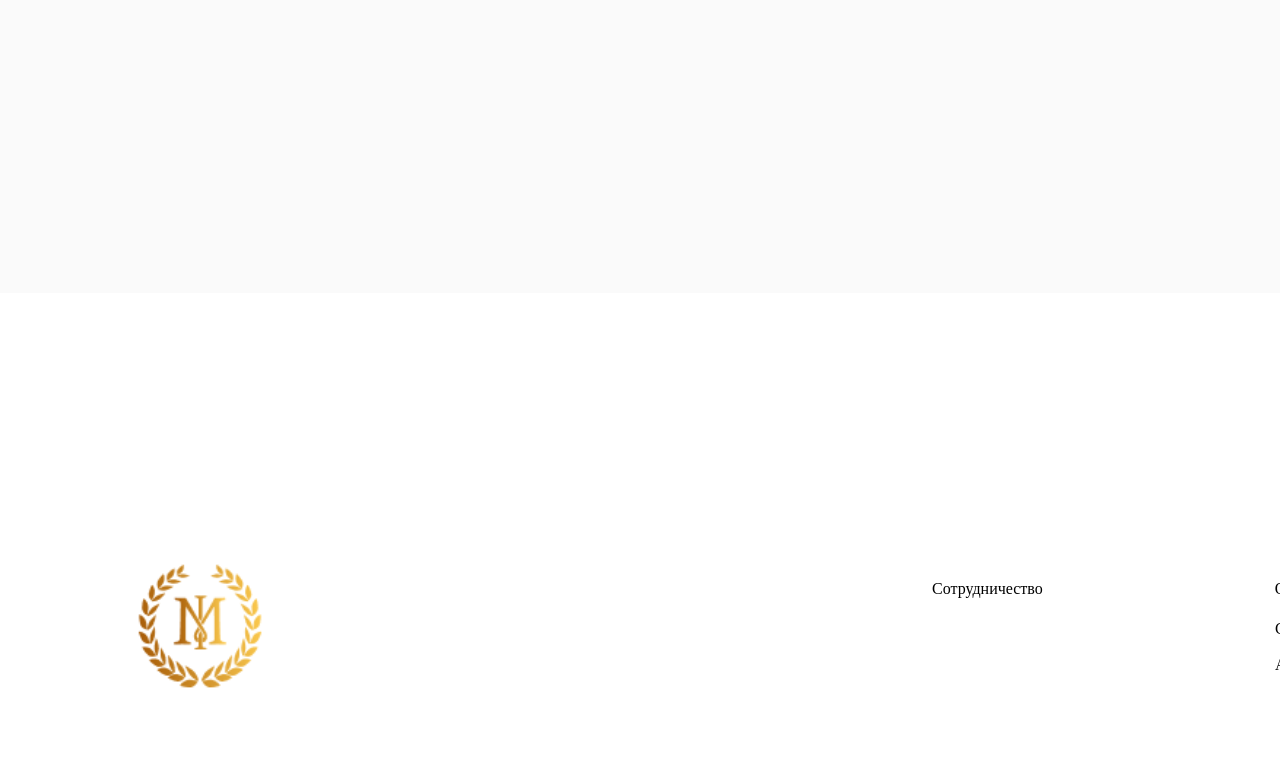
<file: buy2.html>
<!DOCTYPE html>
<html lang="en">
<head>
    <meta charset="UTF-8">
    <meta name="viewport" content="width=device-width, initial-scale=1.0">
    <title>Document</title>
    <link rel="stylesheet" href="./buy2.css">
    <link href="https://unpkg.com/aos@2.3.1/dist/aos.css" rel="stylesheet">
</head>
<body>
    <div class="contanier">
        <header>
            <div class="card">
                <div class="box">
                    <h3 class="text">RU</h3>
                    <h3 class="text_1">UZB</h3>
                </div>
                <div class="navbar">
                    <nav>
                        <ul>
                            <a href="./index.html"><h1 class="text_2">MILANDI</h1></a>
                            <li><a class="text_3" href="index.html">Главная</a></li>
                            <li><a class="text_4" href="./main.html">О нас</a></li>
                            <li><a class="text_4" href="./j.html">Категории</a></li>
                            <li><a class="text_4" href="./roe.html">Сотрудничество</a></li>
                        </ul>
                    </nav>
                    <button class="button">Войти</button>
                    <button class="button_1">Зарегистрироваться</button>
                    <img class="img" src="./ic_cart.png" alt="">
                </div>
            </div>
        </header>
        <article>
            <img class="img_1" src="./image 23 (2).png" alt="">
            <div class="card_1">
                <h1 class="text_5">Худи мужская белая с принтом.</h1>
                <a href="#"><img class="img_2" src="./Frame (1).png" alt=""></a>
                <p class="text_6">Lorem ipsum dolor sit amet, consectetur adipiscing elit. Eget tellus purus, id pretium viverra rutrum. Et 
                <br>    
                blandit nunc a pellentesque in cras facilisis sapien, dictum. At vel egestas urna morbi tortor leo ut. In 
                <br>
                curabitur at pretium vulputate in. Porta bibendum feugiat congue id rhoncus. Vel semper enim, eget.</p>
                <div class="d">
                    <p class="text_7">25.000 Сум</p>
                    <p class="text_8">Size:</p>
                    <p class="text_9"><b>28</b></p>
                    <img class="img_3" src="./Group 144.png" alt="">
                </div>
            </div>
            <img class="img_1" src="./image 23 (2).png" alt="">
            <div class="card_1">
                <h1 class="text_5">Худи мужская белая с принтом.</h1>
                <a href="#"><img class="img_2" src="./Frame (1).png" alt=""></a>
                <p class="text_6">Lorem ipsum dolor sit amet, consectetur adipiscing elit. Eget tellus purus, id pretium viverra rutrum. Et 
                <br>    
                blandit nunc a pellentesque in cras facilisis sapien, dictum. At vel egestas urna morbi tortor leo ut. In 
                <br>
                curabitur at pretium vulputate in. Porta bibendum feugiat congue id rhoncus. Vel semper enim, eget.</p>
                <div class="d">
                    <p class="text_7">25.000 Сум</p>
                    <p class="text_8">Size:</p>
                    <p class="text_9"><b>28</b></p>
                    <img class="img_3" src="./Group 144.png" alt="">
                </div>
            </div>
            <div class="d">
                <p class="text_10"><b>Общая цена:</b></p>
                <p class="text_11">50.000 Сум</p>
                <a href="k.html"><button class="button_2"><h2>Оформить заказ</h2></button></a>
            </div>
        </article>
        <section>
            <h1 class="text_14">Лучшие товары</h1>
            <div class="card_2">
                <div data-aos="zoom-in" class="card_3">
                    <img class="img_6" src="./image 23.png" alt="">
                    <h2 class="text_15">Lorem ipsum dolor sit 
                    <br>    
                    amet</h2>
                    <h4 class="text_15">Lorem ipsum dolor sit amet, 
                    <br>    
                    consectetur adipiscing elit. Sit sed 
                    <br>
                    odio sed nascetur.</h4>
                    <div class="box_5">
                        <img class="img_6" src="./Group 24.png" alt="">
                        <h4 class="text_16">855 у.е.</h4>
                    </div>
                    <button class="btn_3">
                        <a class="alt" href="./shop.html">Добавить в корзину</a>
                    </button>
                </div>
                <div data-aos="zoom-in" class="card_3">
                    <img class="img_6" src="./image 23 (1).png" alt="">
                    <h2 class="text_15">Lorem ipsum dolor sit 
                    <br>    
                    amet</h2>
                    <h4 class="text_15">Lorem ipsum dolor sit amet, 
                    <br>    
                    consectetur adipiscing elit. Sit sed 
                    <br>
                    odio sed nascetur.</h4>
                    <div class="box_5">
                        <img class="img_6" src="./Group 24 (1).png" alt="">
                        <h4 class="text_16">855 у.е.</h4>
                    </div>
                    <button class="btn_3">
                        <a class="alt" href="./shop.html">Добавить в корзину</a>
                    </button>
                </div>
                <div data-aos="zoom-in" class="card_3">
                    <img class="img_6" src="./image 23 (2).png" alt="">
                    <h2 class="text_15">Lorem ipsum dolor sit 
                    <br>    
                    amet</h2>
                    <h4 class="text_15">Lorem ipsum dolor sit amet, 
                    <br>    
                    consectetur adipiscing elit. Sit sed 
                    <br>
                    odio sed nascetur.</h4>
                    <div class="box_5">
                        <img class="img_6" src="./Group 24.png" alt="">
                        <h4 class="text_16">855 у.е.</h4>
                    </div>
                    <button class="btn_3">
                        <a class="alt" href="./shop.html">Добавить в корзину</a>
                    </button>
                </div>
                <div data-aos="zoom-in" class="card_3">
                    <img class="img_6" src="./image 23 (3).png" alt="">
                    <h2 class="text_15">Lorem ipsum dolor sit 
                    <br>    
                    amet</h2>
                    <h4 class="text_15">Lorem ipsum dolor sit amet, 
                    <br>    
                    consectetur adipiscing elit. Sit sed 
                    <br>
                    odio sed nascetur.</h4>
                    <div class="box_5">
                        <img class="img_6" src="./Group 24.png" alt="">
                        <h4 class="text_16">855 у.е.</h4>
                    </div>
                    <button class="btn_3">
                        <a class="alt" href="./shop.html">Добавить в корзину</a>
                    </button>
                </div>
            </div>
            <div class="footer">
            <div data-aos="zoom-in-right" class="g">
                <h2>про imperia</h2>
                <h2>контакты</h2>
                <h2>Меню</h2>
                <h2>категории</h2>
            </div>
        <div class="g1">
            <p data-aos="zoom-in-right" class="t100">Lorem ipsum dolor sit amet, 
            <br>    
            consectetur adipiscing elit. Eget
            <br>
            pretium aenean dignissim sit cursus 
            <br>
            dictumst adipiscing nunc.</p>
            <p data-aos="zoom-in-right" class="t101">+998 90 958 78 87</p>
            <p data-aos="zoom-in-right" class="t102">Главная</p>
            <p data-aos="zoom-in-right" class="t103">Женская одежда</p>
            </div>
            <div data-aos="zoom-in-right" class="g1">
                <p class="t4">support@fonon.uz</p>
                <p class="t6">О нас</p>
                <p class="t7">Мужская одежда</p>
            </div>
            <img class="img_8" src="./Group (2).png" alt="">
            <div data-aos="zoom-in-right" class="g1">
                <p class="t8">Категории</p>
                <p class="t9">Детская одежда</p>
            </div>
            <div class="g1">
                <p class="t10">Сотрудничество</p>
                <p class="t11">Обувь</p>
            </div>
            <p class="t12">Сумки</p>
            <p class="t13">Аксесуары</p>
        </div>
        </section>
    </div>

    <script src="https://unpkg.com/aos@2.3.1/dist/aos.js"></script>
    <script>
        AOS.init();
    </script>
</body>
</html>
</file>
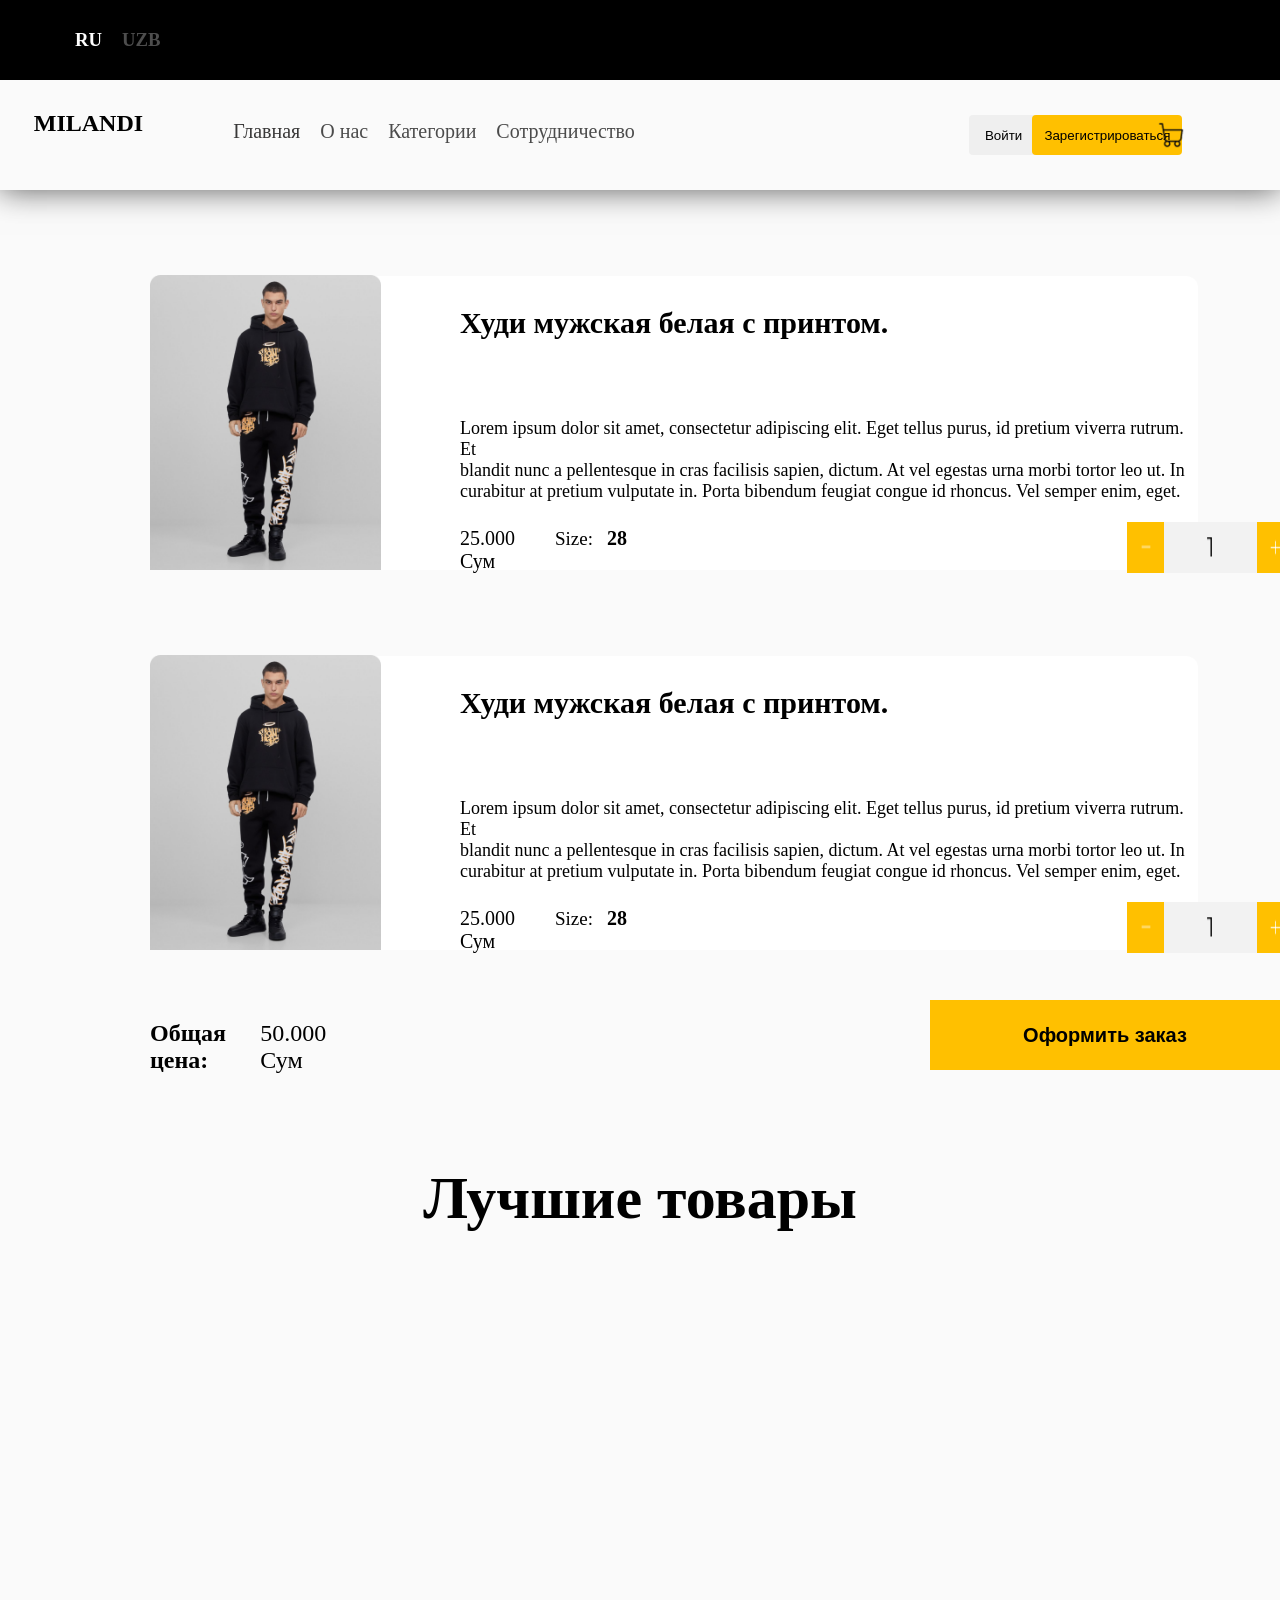
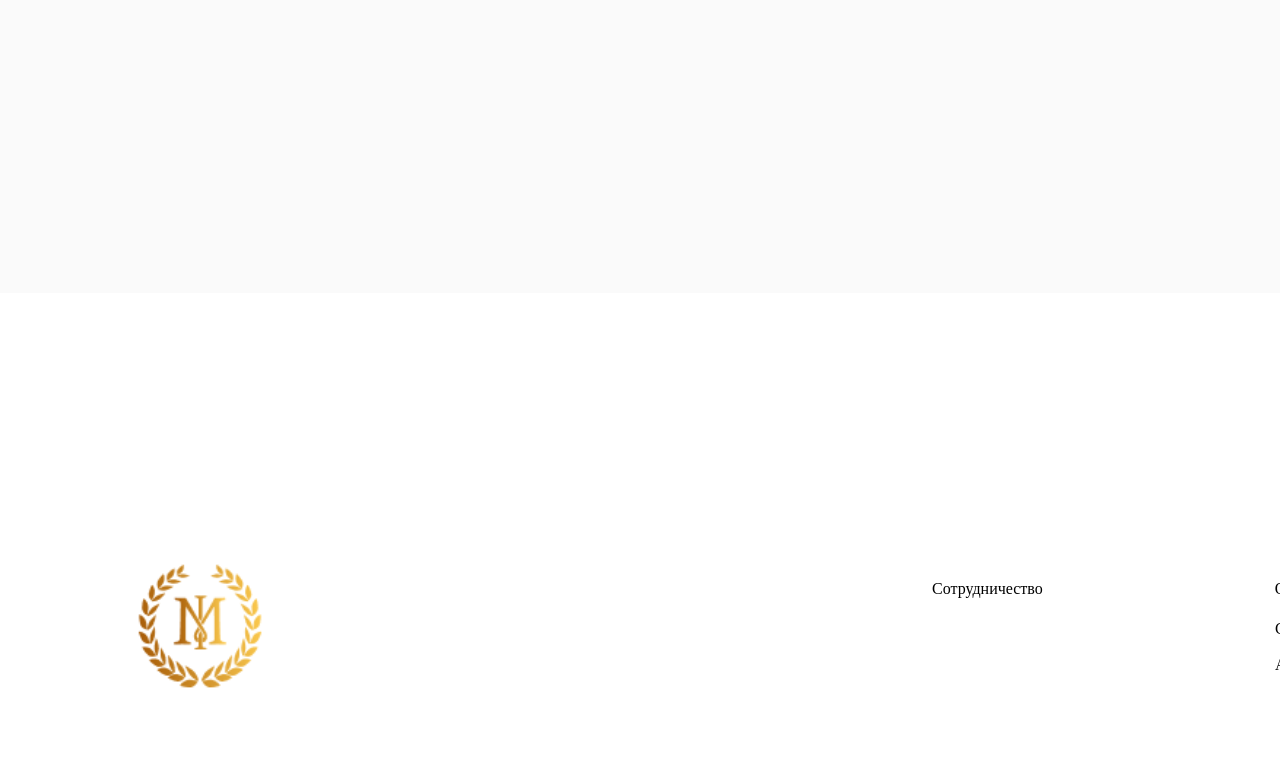
<file: buy3.html>
<!DOCTYPE html>
<html lang="en">
<head>
    <meta charset="UTF-8">
    <meta name="viewport" content="width=device-width, initial-scale=1.0">
    <title>Document</title>
    <link rel="stylesheet" href="./buy3.css">
    <link href="https://unpkg.com/aos@2.3.1/dist/aos.css" rel="stylesheet">
</head>
<body>
    <div class="contanier">
        <header>
            <div class="card">
                <div class="box">
                    <h3 class="text">RU</h3>
                    <h3 class="text_1">UZB</h3>
                </div>
                <div class="navbar">
                    <nav>
                        <ul>
                            <a href="./index.html"><h1 class="text_2">MILANDI</h1></a>
                            <li><a class="text_3" href="index.html">Главная</a></li>
                            <li><a class="text_4" href="./main.html">О нас</a></li>
                            <li><a class="text_4" href="j.html">Категории</a></li>
                            <li><a class="text_4" href="./roe.html">Сотрудничество</a></li>
                        </ul>
                    </nav>
                    <button class="button">Войти</button>
                    <button class="button_1">Зарегистрироваться</button>
                    <img class="img" src="./ic_cart.png" alt="">
                </div>
            </div>
        </header>
        <article>
            <img class="img_1" src="./image 23 (3).png" alt="">
            <div class="card_1">
                <h1 class="text_5">Худи мужская белая с принтом.</h1>
                <a href="#"><img class="img_2" src="./Frame (1).png" alt=""></a>
                <p class="text_6">Lorem ipsum dolor sit amet, consectetur adipiscing elit. Eget tellus purus, id pretium viverra rutrum. Et 
                <br>    
                blandit nunc a pellentesque in cras facilisis sapien, dictum. At vel egestas urna morbi tortor leo ut. In 
                <br>
                curabitur at pretium vulputate in. Porta bibendum feugiat congue id rhoncus. Vel semper enim, eget.</p>
                <div class="d">
                    <p class="text_7">25.000 Сум</p>
                    <p class="text_8">Size:</p>
                    <p class="text_9"><b>28</b></p>
                    <img class="img_3" src="./Group 144.png" alt="">
                </div>
            </div>
            <img class="img_1" src="./image 23 (3).png" alt="">
            <div class="card_1">
                <h1 class="text_5">Худи мужская белая с принтом.</h1>
                <a href="#"><img class="img_2" src="./Frame (1).png" alt=""></a>
                <p class="text_6">Lorem ipsum dolor sit amet, consectetur adipiscing elit. Eget tellus purus, id pretium viverra rutrum. Et 
                <br>    
                blandit nunc a pellentesque in cras facilisis sapien, dictum. At vel egestas urna morbi tortor leo ut. In 
                <br>
                curabitur at pretium vulputate in. Porta bibendum feugiat congue id rhoncus. Vel semper enim, eget.</p>
                <div class="d">
                    <p class="text_7">25.000 Сум</p>
                    <p class="text_8">Size:</p>
                    <p class="text_9"><b>28</b></p>
                    <img class="img_3" src="./Group 144.png" alt="">
                </div>
            </div>
            <div class="d">
                <p class="text_10"><b>Общая цена:</b></p>
                <p class="text_11">50.000 Сум</p>
                <a href="k.html"><button class="button_2"><h2>Оформить заказ</h2></button></a>
            </div>
        </article>
        <section>
            <h1 class="text_14">Лучшие товары</h1>
            <div class="card_2">
                <div data-aos="zoom-in" class="card_3">
                    <img class="img_6" src="./image 23.png" alt="">
                    <h2 class="text_15">Lorem ipsum dolor sit 
                    <br>    
                    amet</h2>
                    <h4 class="text_15">Lorem ipsum dolor sit amet, 
                    <br>    
                    consectetur adipiscing elit. Sit sed 
                    <br>
                    odio sed nascetur.</h4>
                    <div class="box_5">
                        <img class="img_6" src="./Group 24.png" alt="">
                        <h4 class="text_16">855 у.е.</h4>
                    </div>
                    <button class="btn_3">
                        <a class="alt" href="./shop.html">Добавить в корзину</a>
                    </button>
                </div>
                <div data-aos="zoom-in" class="card_3">
                    <img class="img_6" src="./image 23 (1).png" alt="">
                    <h2 class="text_15">Lorem ipsum dolor sit 
                    <br>    
                    amet</h2>
                    <h4 class="text_15">Lorem ipsum dolor sit amet, 
                    <br>    
                    consectetur adipiscing elit. Sit sed 
                    <br>
                    odio sed nascetur.</h4>
                    <div class="box_5">
                        <img class="img_6" src="./Group 24 (1).png" alt="">
                        <h4 class="text_16">855 у.е.</h4>
                    </div>
                    <button class="btn_3">
                        <a class="alt" href="./shop.html">Добавить в корзину</a>
                    </button>
                </div>
                <div data-aos="zoom-in" class="card_3">
                    <img class="img_6" src="./image 23 (2).png" alt="">
                    <h2 class="text_15">Lorem ipsum dolor sit 
                    <br>    
                    amet</h2>
                    <h4 class="text_15">Lorem ipsum dolor sit amet, 
                    <br>    
                    consectetur adipiscing elit. Sit sed 
                    <br>
                    odio sed nascetur.</h4>
                    <div class="box_5">
                        <img class="img_6" src="./Group 24.png" alt="">
                        <h4 class="text_16">855 у.е.</h4>
                    </div>
                    <button class="btn_3">
                        <a class="alt" href="./shop.html">Добавить в корзину</a>
                    </button>
                </div>
                <div data-aos="zoom-in" class="card_3">
                    <img class="img_6" src="./image 23 (3).png" alt="">
                    <h2 class="text_15">Lorem ipsum dolor sit 
                    <br>    
                    amet</h2>
                    <h4 class="text_15">Lorem ipsum dolor sit amet, 
                    <br>    
                    consectetur adipiscing elit. Sit sed 
                    <br>
                    odio sed nascetur.</h4>
                    <div class="box_5">
                        <img class="img_6" src="./Group 24.png" alt="">
                        <h4 class="text_16">855 у.е.</h4>
                    </div>
                    <button class="btn_3">
                        <a class="alt" href="./shop.html">Добавить в корзину</a>
                    </button>
                </div>
            </div>
            <div class="footer">
            <div data-aos="zoom-in-right" class="g">
                <h2>про imperia</h2>
                <h2>контакты</h2>
                <h2>Меню</h2>
                <h2>категории</h2>
            </div>
        <div class="g1">
            <p data-aos="zoom-in-right" class="t100">Lorem ipsum dolor sit amet, 
            <br>    
            consectetur adipiscing elit. Eget
            <br>
            pretium aenean dignissim sit cursus 
            <br>
            dictumst adipiscing nunc.</p>
            <p data-aos="zoom-in-right" class="t101">+998 90 958 78 87</p>
            <p data-aos="zoom-in-right" class="t102">Главная</p>
            <p data-aos="zoom-in-right" class="t103">Женская одежда</p>
            </div>
            <div data-aos="zoom-in-right" class="g1">
                <p class="t4">support@fonon.uz</p>
                <p class="t6">О нас</p>
                <p class="t7">Мужская одежда</p>
            </div>
            <img class="img_8" src="./Group (2).png" alt="">
            <div data-aos="zoom-in-right" class="g1">
                <p class="t8">Категории</p>
                <p class="t9">Детская одежда</p>
            </div>
            <div class="g1">
                <p class="t10">Сотрудничество</p>
                <p class="t11">Обувь</p>
            </div>
            <p class="t12">Сумки</p>
            <p class="t13">Аксесуары</p>
        </div>
        </section>
    </div>



    <script src="https://unpkg.com/aos@2.3.1/dist/aos.js"></script>
    <script>
        AOS.init();
    </script>
</body>
</html>
</file>
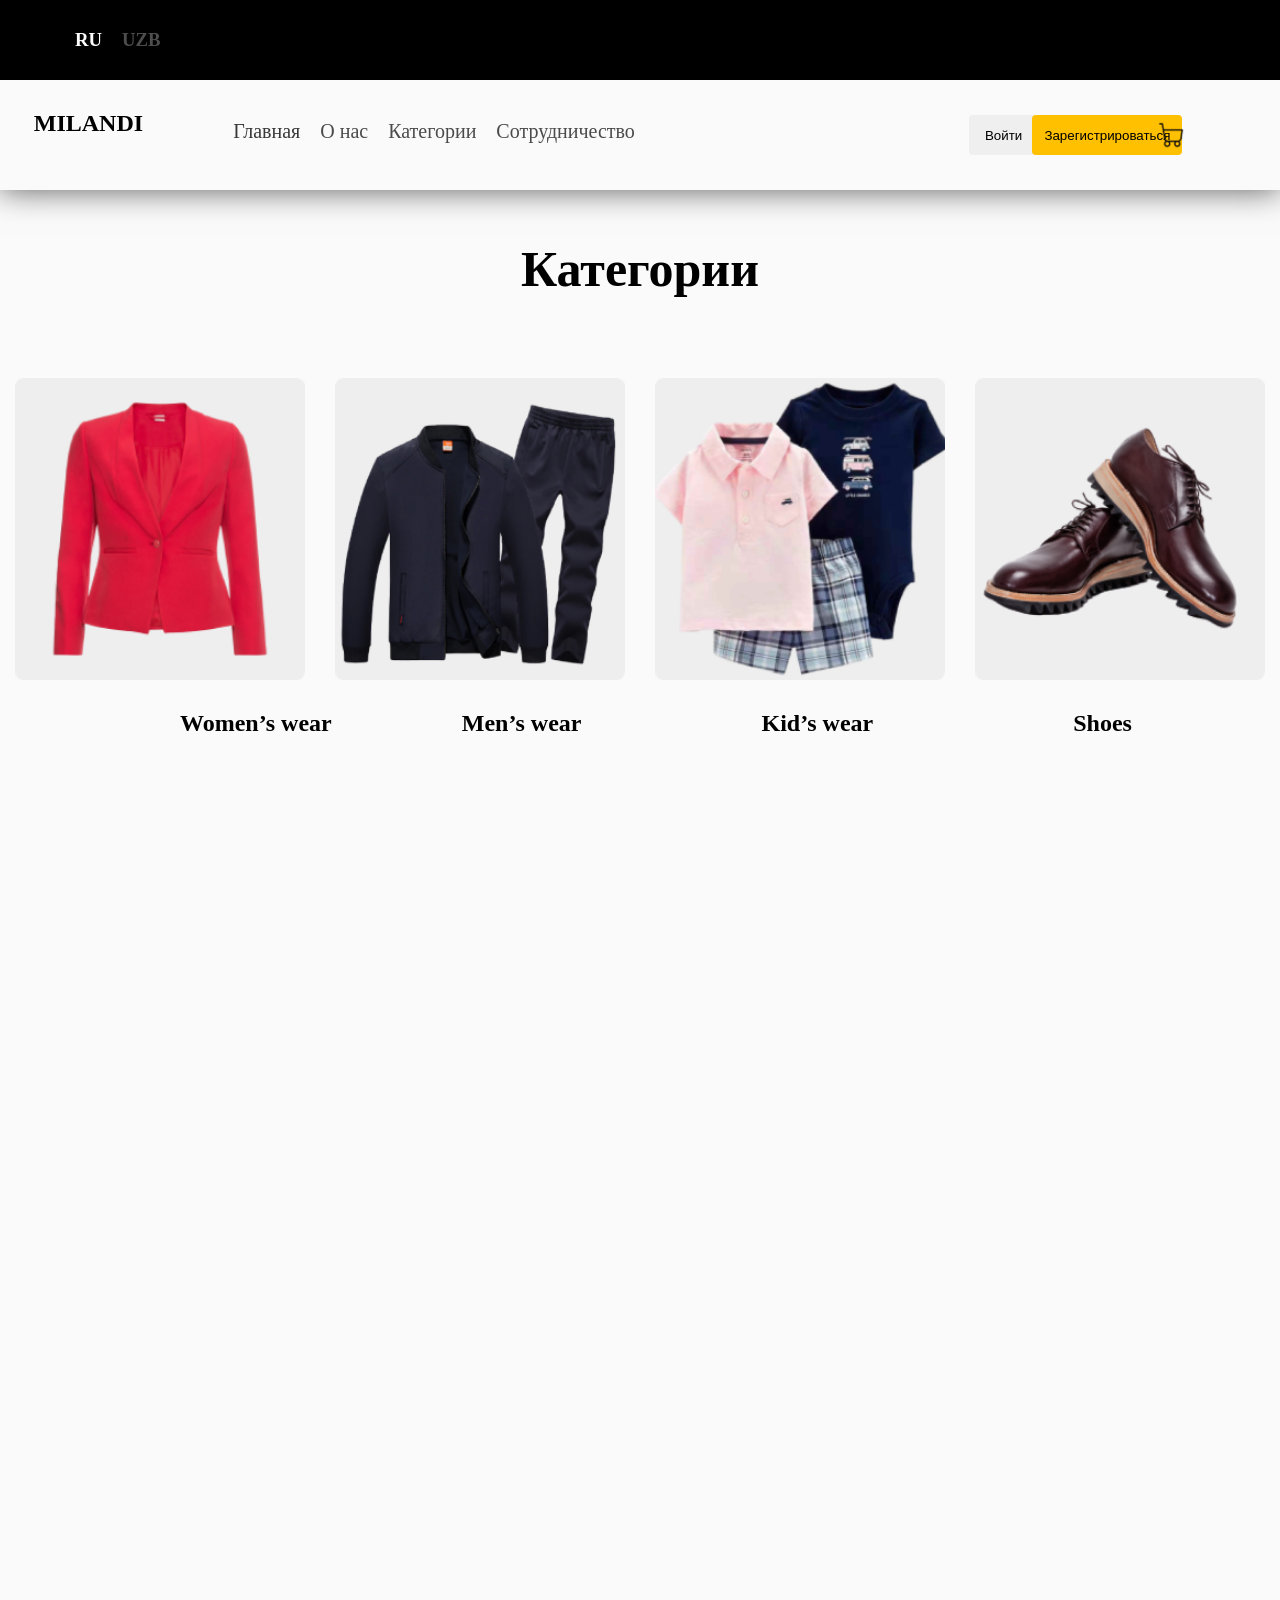
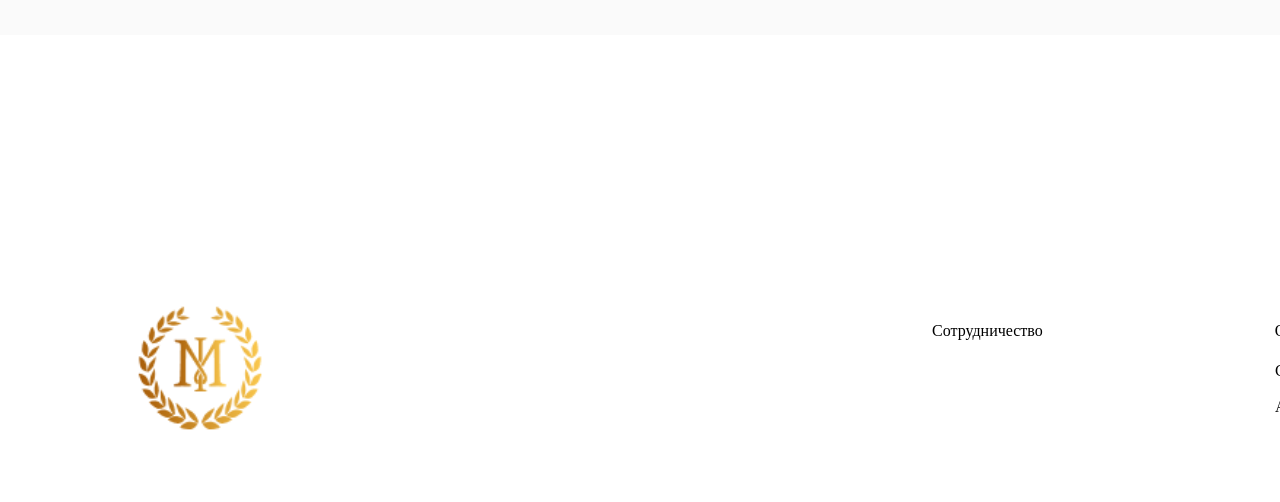
<file: j.html>
<!DOCTYPE html>
<html lang="en">
<head>
    <meta charset="UTF-8">
    <meta name="viewport" content="width=device-width, initial-scale=1.0">
    <title>Document</title>
    <link rel="stylesheet" href="./j.css">
    <link href="https://unpkg.com/aos@2.3.1/dist/aos.css" rel="stylesheet">
</head>
<body>
    <div class="contanier">
        <header>
            <div class="card">
                <div class="box">
                    <h3 class="text">RU</h3>
                    <h3 class="text_1">UZB</h3>
                </div>
                <div class="navbar">
                    <nav>
                        <ul>
                            <a href="./index.html"><h1 class="text_2">MILANDI</h1></a>
                            <li><a class="text_3" href="index.html">Главная</a></li>
                            <li><a class="text_4" href="./main.html">О нас</a></li>
                            <li><a class="text_4" href="./j.html">Категории</a></li>
                            <li><a class="text_4" href="./roe.html">Сотрудничество</a></li>
                        </ul>
                    </nav>
                    <button class="button">Войти</button>
                    <button class="button_1">Зарегистрироваться</button>
                    <img class="img" src="./ic_cart.png" alt="">
                </div>
            </div>
        </header>
        <article>
            <h1 class="text_5">Категории</h1>
        </article>
        <section>
            <div class="flex"></div>
            <div data-aos="zoom-in-up" class="card_1">
                <img class="img_1" src="./image 21 (1).png" alt="">
                <img class="img_1" src="./image 23 (5).png" alt="">
                <img class="img_1" src="./image 24 (1).png" alt="">
                <img class="img_1" src="./image 25 (1).png" alt="">
            </div>
            <div data-aos="zoom-in-up" class="card_2">
                <h1 class="text_6">Women’s wear</h1>
                <h1 class="text_7">Men’s wear</h1>
                <h1 class="text_8">Kid’s wear</h1>
                <h1 class="text_9">Shoes</h1>
            </div>
            <div data-aos="zoom-in-up" class="card_1">
                <img class="img_1" src="./image 21 (2).png" alt="">
                <img class="img_1" src="./image 23 (7).png" alt="">
                <img class="img_1" src="./image 24 (2).png" alt="">
                <img class="img_1" src="./image 25 (2).png" alt="">
            </div>
            <div data-aos="zoom-in-up" class="card_2">
                <h1 class="text_10">Сумки</h1>
                <h1 class="text_11">Accessories</h1>
                <h1 class="text_12">Underwear</h1>
                <h1 class="text_13">Decorations</h1>
            </div>
            <div data-aos="zoom-in-up" class="card_3">
                <img src="./image 21 (3).png" alt="">
                <img src="./image 23 (8).png" alt="">
            </div>
            <div data-aos="zoom-in-up" class="card_4">
                <h1>Home textiles</h1>
                <h1>Wholesale</h1>
            </div>
        </section>
        <div class="footer">
            <div data-aos="zoom-in-right" class="g">
                <h2>про imperia</h2>
                <h2>контакты</h2>
                <h2>Меню</h2>
                <h2>категории</h2>
            </div>
        <div class="g1">
            <p data-aos="zoom-in-right" class="t100">Lorem ipsum dolor sit amet, 
            <br>    
            consectetur adipiscing elit. Eget
            <br>
            pretium aenean dignissim sit cursus 
            <br>
            dictumst adipiscing nunc.</p>
            <p data-aos="zoom-in-right" class="t101">+998 90 958 78 87</p>
            <p data-aos="zoom-in-right" class="t102">Главная</p>
            <p data-aos="zoom-in-right" class="t103">Женская одежда</p>
            </div>
            <div data-aos="zoom-in-right" class="g1">
                <p class="t4">support@fonon.uz</p>
                <p class="t6">О нас</p>
                <p class="t7">Мужская одежда</p>
            </div>
            <img class="img_7" src="./Group (2).png" alt="">
            <div data-aos="zoom-in-right" class="g1">
                <p class="t8">Категории</p>
                <p class="t9">Детская одежда</p>
            </div>
            <div class="g1">
                <p class="t10">Сотрудничество</p>
                <p class="t11">Обувь</p>
            </div>
            <p class="t12">Сумки</p>
            <p class="t13">Аксесуары</p>
        </div>
    </footer>
    </div>

    <script src="https://unpkg.com/aos@2.3.1/dist/aos.js"></script>
    <script>
        AOS.init();
    </script>
</body>
</html>
</file>
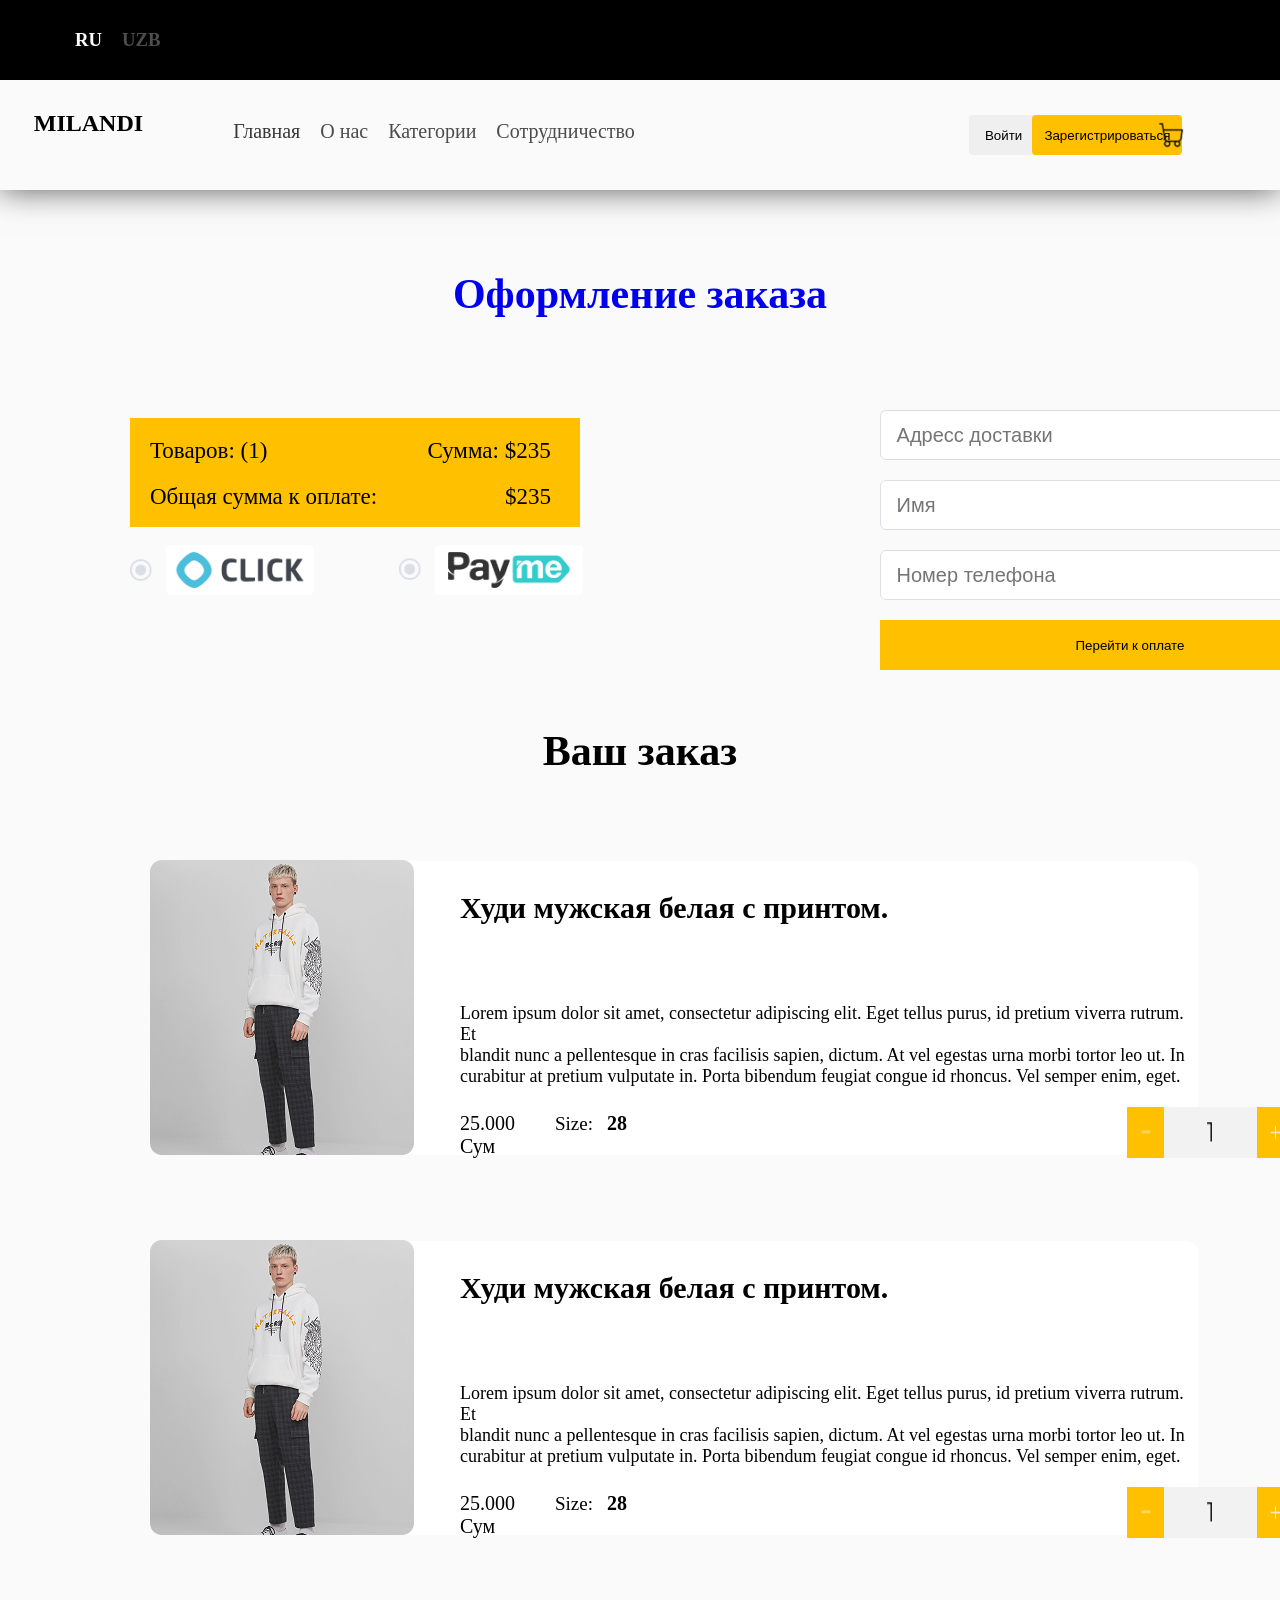
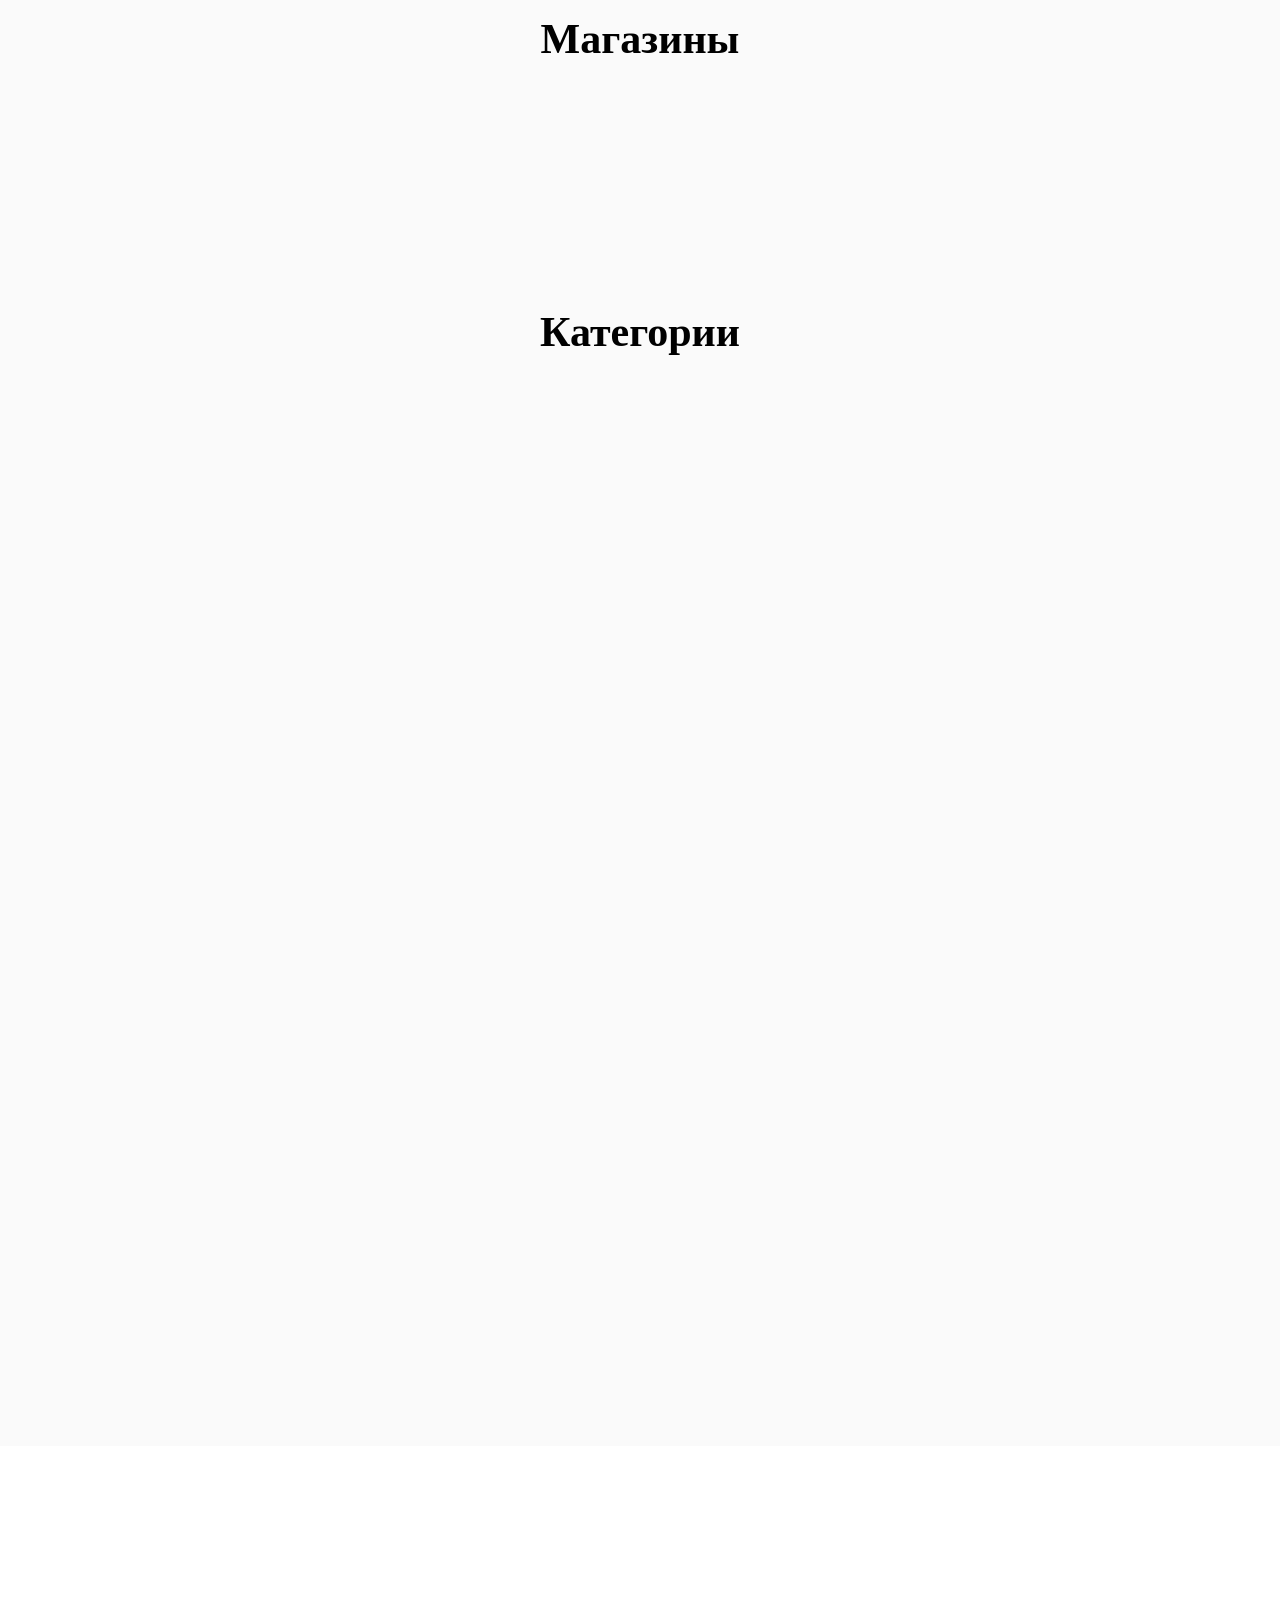
<file: k.html>
<!DOCTYPE html>
<html lang="en">
<head>
    <meta charset="UTF-8">
    <meta name="viewport" content="width=device-width, initial-scale=1.0">
    <title>Document</title>
    <link rel="stylesheet" href="./k.css">
    <link href="https://unpkg.com/aos@2.3.1/dist/aos.css" rel="stylesheet">
</head>
<body>
    <div class="contanier">
        <header>
            <div class="card">
                <div class="box">
                    <h3 class="text">RU</h3>
                    <h3 class="text_1">UZB</h3>
                </div>
                <div class="navbar">
                    <nav>
                        <ul>
                            <a href="./index.html"><h1 class="text_2">MILANDI</h1></a>
                            <li><a class="text_3" href="index.html">Главная</a></li>
                            <li><a class="text_4" href="./main.html">О нас</a></li>
                            <li><a class="text_4" href="./j.html">Категории</a></li>
                            <li><a class="text_4" href="roe.html">Сотрудничество</a></li>
                        </ul>
                    </nav>
                    <button class="button">Войти</button>
                    <button class="button_1">Зарегистрироваться</button>
                    <img class="img" src="./ic_cart.png" alt="">
                </div>
            </div>
        </header>
        <article>
            <a href="u.html"><h1 class="text_5">Оформление заказа</h1></a>
            <div data-aos="fade-right" class="box_2">
                <div class="d">
                    <p class="text_6">Товаров: (1)</p>
                    <p class="text_7">Сумма: $235</p>
                </div>
                <div class="d">
                    <p class="text_6">Общая сумма к оплате: </p>
                    <p class="text_8">$235</p>
                </div>
                <input data-aos="fade-left" class="input" type="text" placeholder=" Адресс доставки">
                <input data-aos="fade-left" class="input_1" type="text" placeholder=" Имя">
                <input data-aos="fade-left" class="input_1" type="text" placeholder=" Номер телефона">
                <a href=""><button data-aos="fade-left"  class="button_2">Перейти к оплате</button></a>
                <div class="d">
                    <img class="img_1" src="./Group 192.png" alt="">
                    <img class="img_2" src="./Group 193.png" alt="">
                </div>
        </article>
        <section>
            <h1 class="text_9">Ваш заказ</h1>
            <img class="img_3" src="./240x240_akvarel 2.png" alt="">
            <div class="card_1">
                <h1 class="text_10">Худи мужская белая с принтом.</h1>
                <a href="#"><img class="img_4" src="./Frame (1).png" alt=""></a>
                <p class="text_11">Lorem ipsum dolor sit amet, consectetur adipiscing elit. Eget tellus purus, id pretium viverra rutrum. Et 
                <br>    
                blandit nunc a pellentesque in cras facilisis sapien, dictum. At vel egestas urna morbi tortor leo ut. In 
                <br>
                curabitur at pretium vulputate in. Porta bibendum feugiat congue id rhoncus. Vel semper enim, eget.</p>
                <div class="d">
                    <p class="text_12">25.000 Сум</p>
                    <p class="text_13">Size:</p>
                    <p class="text_14"><b>28</b></p>
                    <img class="img_5" src="./Group 144.png" alt="">
                </div>
            </div>
            <img class="img_3" src="./240x240_akvarel 2.png" alt="">
            <div class="card_1">
                <h1 class="text_10">Худи мужская белая с принтом.</h1>
                <a href="#"><img class="img_4" src="./Frame (1).png" alt=""></a>
                <p class="text_11">Lorem ipsum dolor sit amet, consectetur adipiscing elit. Eget tellus purus, id pretium viverra rutrum. Et 
                <br>    
                blandit nunc a pellentesque in cras facilisis sapien, dictum. At vel egestas urna morbi tortor leo ut. In 
                <br>
                curabitur at pretium vulputate in. Porta bibendum feugiat congue id rhoncus. Vel semper enim, eget.</p>
                <div class="d">
                    <p class="text_12">25.000 Сум</p>
                    <p class="text_13">Size:</p>
                    <p class="text_14"><b>28</b></p>
                    <img class="img_5" src="./Group 144.png" alt="">
                </div>
            </div>
        </section>
        <section>
            <h1 class="text_5">Магазины</h1>
            <div data-aos="zoom-in" class="d1">
                <div class="card_2">
                    <img class="img_6" src="./image 32.png" alt="">
                </div>
                <div class="card_2">
                    <img class="img_20" src="./image 34.png" alt="">
                </div>
                <div class="card_2">
                    <img class="img_8" src="./image 35.png" alt="">
                </div>
                <div class="card_2">
                    <img class="img_6" src="./image 36.png" alt="">
                </div> 
            </div>
        </section>
        <section>
            <h1 class="text_5">Категории</h1>
                <div data-aos="zoom-in" class="d2">
                    <div class="card_4">
                        <h1 class="text_15">Одежда</h1>
                    </div>
                    <div class="card_3">
                        <img class="img_9" src="./image 38.png" alt="">
                    </div>
                    <div class="card_3">
                        <img class="img_10" src="./image 39.png" alt="">
                    </div>
                    <div class="card_3">
                        <img class="img_11" src="./image 40.png" alt="">
                    </div>
                    <div class="card_3">
                        <img class="img_12" src="./image 35 (1).png" alt="">
                    </div> 
                </div>
                <div data-aos="zoom-in" class="d2">
                    <div class="card_4">
                        <h1 class="text_15">Детская одежда</h1>
                    </div>
                    <div class="card_3">
                        <img class="img_13" src="./image 42.png" alt="">
                    </div>
                    <div class="card_3">
                        <img class="img_14" src="./image 36 (1).png" alt="">
                    </div>
                    <div class="card_3">
                        <img class="img_9" src="./image 40 (1).png" alt="">
                    </div>
                    <div class="card_3">
                        <img class="img_14" src="./image 36 (2).png" alt="">
                    </div> 
                </div>
                <div data-aos="zoom-in" class="d2">
                    <div class="card_4">
                        <h1 class="text_15">Обувь</h1>
                    </div>
                    <div class="card_3">
                        <img class="img_9" src="./image 38 (1).png" alt="">
                    </div>
                    <div class="card_3">
                        <img class="img_12" src="./image 37.png" alt="">
                    </div>
                    <div class="card_3">
                        <img class="img_11" src="./image 43.png" alt="">
                    </div>
                    <div class="card_3">
                        <img class="img_12" src="./image 44.png" alt="">
                    </div> 
                </div>
                <div data-aos="zoom-in" class="d2">
                    <div class="card_4">
                        <h1 class="text_16">Домашний текстиль</h1>
                    </div>
                    <div class="card_3">
                        <img class="img_15" src="./image 45.png" alt="">
                    </div>
                    <div class="card_3">
                        <img class="img_13" src="./image 46.png" alt="">
                    </div>
                    <div class="card_3">
                        <img class="img_15" src="./image 47.png" alt="">
                    </div>
                    <div class="card_3">
                        <img class="img_12" src="./image 35 (2).png" alt="">
                    </div> 
                </div>
        </section>
        <footer>
                <div data-aos="fade-up" class="footer">
                <div class="g">
                    <h2>про imperia</h2>
                    <h2>контакты</h2>
                    <h2>Меню</h2>
                    <h2>категории</h2>
                </div>
            <div class="g1">
                <p class="t100">Lorem ipsum dolor sit amet, 
                <br>    
                consectetur adipiscing elit. Eget
                <br>
                pretium aenean dignissim sit cursus 
                <br>
                dictumst adipiscing nunc.</p>
                <p class="t101">+998 90 958 78 87</p>
                <p class="t102">Главная</p>
                <p class="t103">Женская одежда</p>
                </div>
                <div class="g1">
                    <p class="t4">support@fonon.uz</p>
                    <p class="t6">О нас</p>
                    <p class="t7">Мужская одежда</p>
                </div>
                <img class="img_7" src="./Group (2).png" alt="">
                <div class="g1">
                    <p class="t8">Категории</p>
                    <p class="t9">Детская одежда</p>
                </div>
                <div class="g1">
                    <p class="t10">Сотрудничество</p>
                    <p class="t11">Обувь</p>
                </div>
                <p class="t12">Сумки</p>
                <p class="t13">Аксесуары</p>
            </div>
        </footer>
    </div>



    <script src="https://unpkg.com/aos@2.3.1/dist/aos.js"></script>
    <script>
        AOS.init();
    </script>
</body>
</html>
</file>
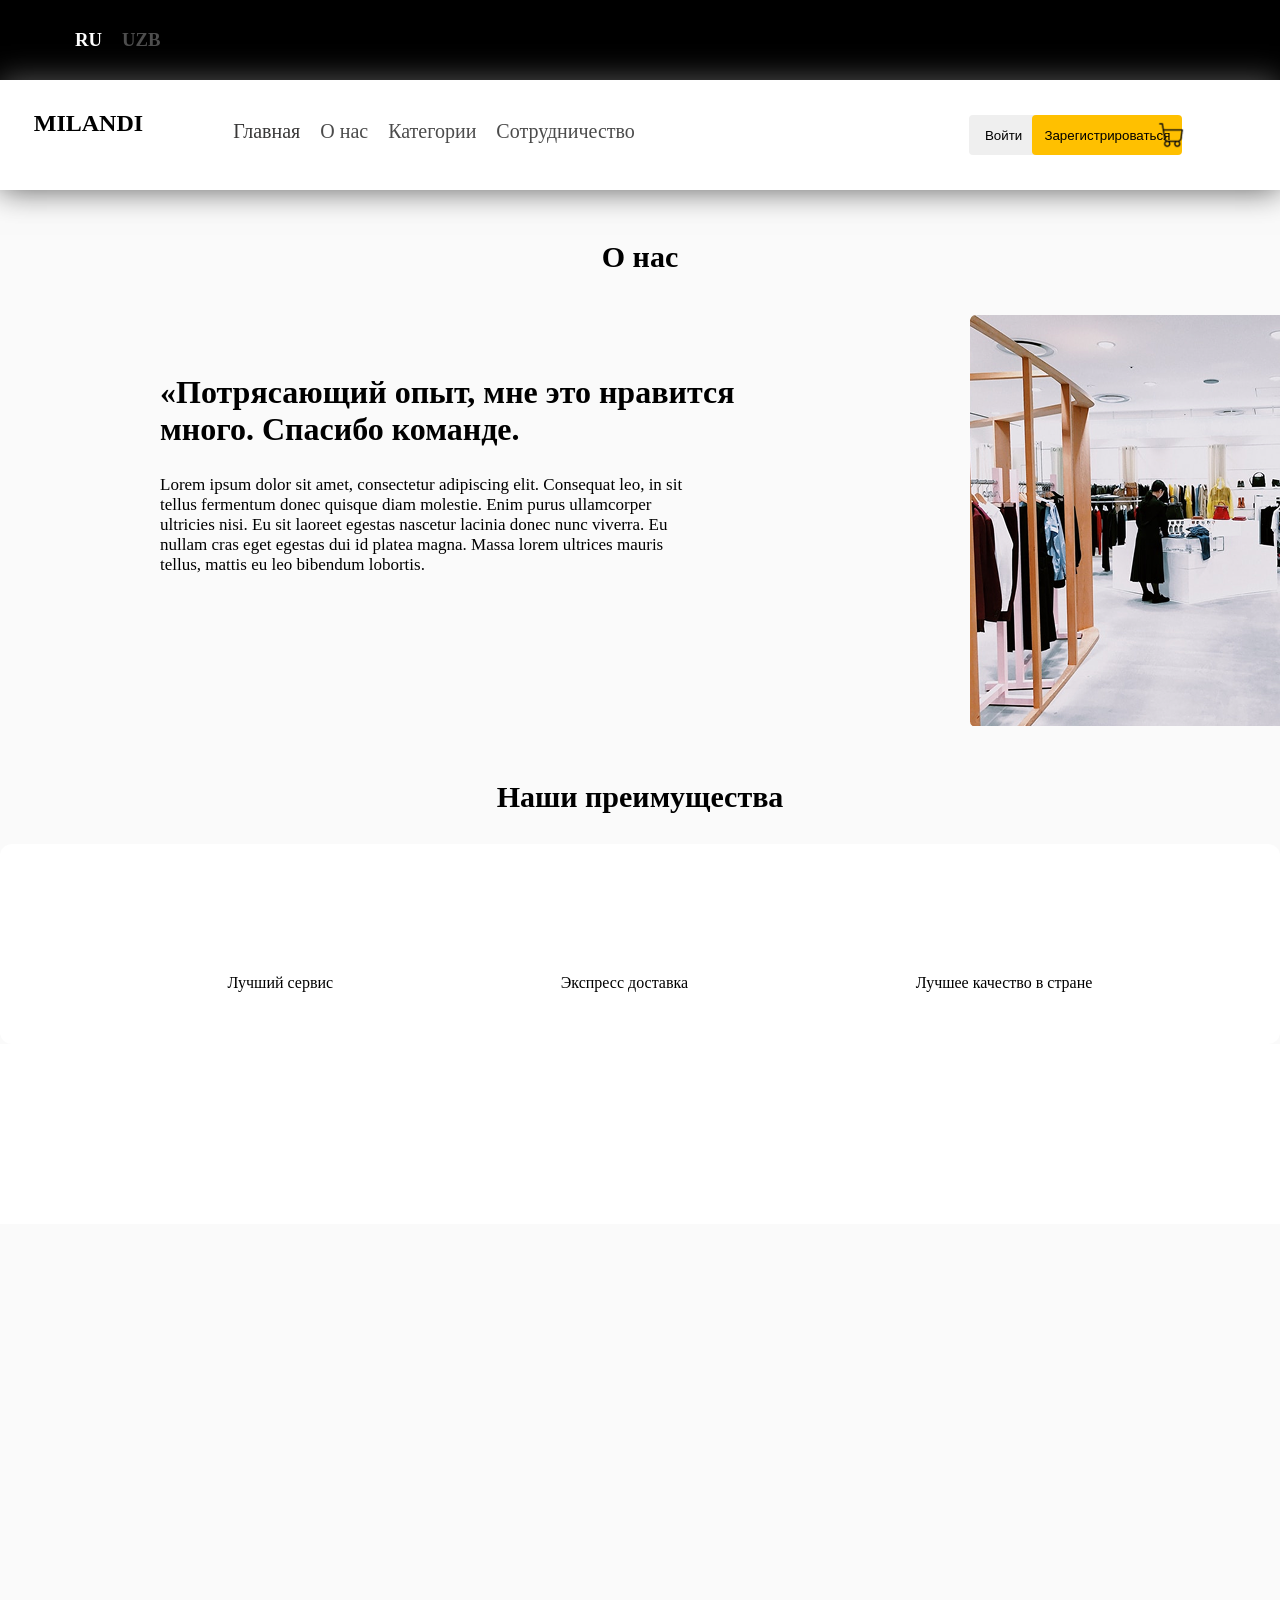
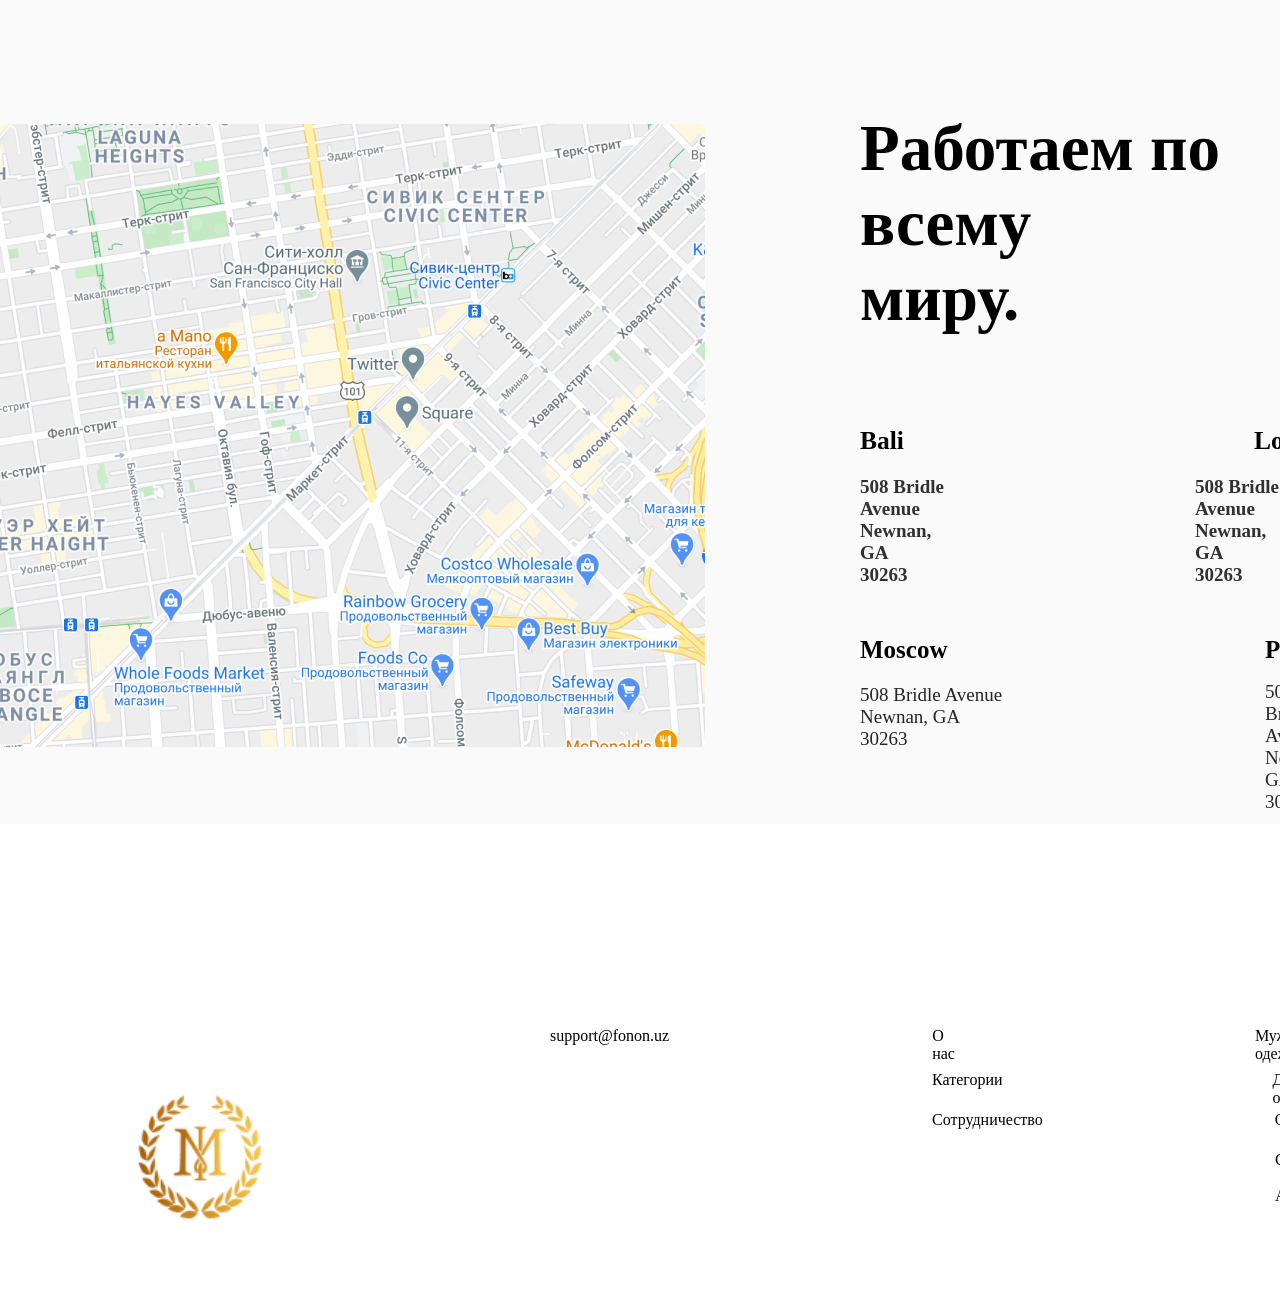
<file: main.html>
<!DOCTYPE html>
<html lang="en">
<head>
    <meta charset="UTF-8">
    <meta name="viewport" content="width=device-width, initial-scale=1.0">
    <title>Document</title>
    <link rel="stylesheet" href="main.css">
    <link href="https://unpkg.com/aos@2.3.1/dist/aos.css" rel="stylesheet">
</head>
<body>
    <div class="contanier">
        <header>
            <div class="box">
                <h3 class="text">RU</h3>
                <h3 class="text_1">UZB</h3>
            </div>
            <div class="navbar">
                <div class="box_1">
                    <nav>
                        <ul>
                            <a href="./index.html"><h1 class="text_2">MILANDI</h1></a>
                            <li><a class="text_3" href="./index.html">Главная</a></li>
                            <li><a class="text_4" href="#">О нас</a></li>
                            <li><a class="text_4" href="./j.html">Категории</a></li>
                            <li><a class="text_4" href="./roe.html">Сотрудничество</a></li>
                        </ul>
                    </nav>
                    <button class="button">Войти</button>
                    <button class="button_1">Зарегистрироваться</button>
                    <img class="img" src="./ic_cart.png" alt="">
                </div>
            </div>
            <div class="showces">
                <h1 class="text_5">О нас</h1>
                <h1 data-aos="zoom-in-right" class="text_6">«Потрясающий опыт, мне это нравится
                <br>
                много. Спасибо команде.</h1>
                <p data-aos="zoom-in-right" class="text_7">Lorem ipsum dolor sit amet, consectetur adipiscing elit. Consequat leo, in sit 
                <br>    
                tellus fermentum donec quisque diam molestie. Enim purus ullamcorper
                <br>
                ultricies nisi. Eu sit laoreet egestas nascetur lacinia donec nunc viverra. Eu 
                <br>
                nullam cras eget egestas dui id platea magna. Massa lorem ultrices mauris 
                <br>
                tellus, mattis eu leo bibendum lobortis. </p>
                <img data-aos="zoom-in-left" class="img_1" src="./Photo (1).png" alt="">
            </div>
        </header>
        <article>
            <div class="showces">
                <h1 class="text_5">Наши преимущества</h1>
                <div class="card">
                    <div data-aos="zoom-in" class="card_1 ">
                        <img class="img_2" src="./ic_stars.png" alt="">
                        <img class="img_3" src="./ic_truck.png" alt="">
                        <img class="img_4" src="./ic_like.png" alt="">
                    </div>
                    <div class="card_2">
                        <p class="text_9">Лучший сервис</p>
                        <p class="text_9">Экспресс доставка </p>
                        <p class="text_9">Лучшее качество в стране</p>
                    </div>
                </div>
            </div>
            </div>
        </article>
        <section>
            <div class="l">
                <div class="showces">
                <div data-aos="zoom-in-down" class="box_5">
                    <img class="img_5" src="./iPhone 12 Pro mockup 1.png" alt="">
                    <h1 class="text_12">Скачай приложение и получай призы 
                    <br>    
                    каждый день</h1>
                    <p class="text_13">Скачав наш приложение вы получаете возможность играть в призовые игры 
                    <br>    
                    каждый день и выигровать разного рода подарки для себя.
                    <br>
                    В нашем приложении призовые игры проходят аблолютно каждый день и всё это 
                    <br>
                    совершенно бесплатно.</p>
                    <div class="d">
                        <button class="button_2">
                            <img src="./available-on-the-app-store-1 1.png" alt="">
                        </button>
                        <button class="button_3">
                            <img src="./google-play-download-android-app 1.png" alt="">
                        </button>
                    </div>
                </div>
            </div>
            </div>
        </section>
        <section>
            <img class="img_6" src="./Img (1).png" alt="">
            <h1 class="text_14"><b>Работаем по всему 
            <br>    
            миру.</b><h1>
            <div class="flex">
                <h2>Bali</h2>
                <h2>London</h2>
            </div>
            <div class="flex_1">
                <p>508 Bridle Avenue 
                <br>    
                Newnan, GA 
                <br>
                30263</p>
                <p>508 Bridle Avenue 
                <br>    
                Newnan, GA 
                <br>
                30263</p>
            </div>
            <h2 class="t">Moscow</h2>
            <h2 class="t1">Prague</h2>
            <p class="t2">508 Bridle Avenue 
            <br>    
            Newnan, GA 
            <br>
            30263</p>
            <p class="t3">508 Bridle Avenue 
            <br>    
            Newnan, GA 
            <br>
            30263</p>
        </section>
        <div class="footer">
            <div data-aos="zoom-in" class="g">
                <h2>про imperia</h2>
                <h2>контакты</h2>
                <h2>Меню</h2>
                <h2>категории</h2>
            </div>
        <div data-aos="zoom-in-right" class="g1">
            <p class="t100">Lorem ipsum dolor sit amet, 
            <br>    
            consectetur adipiscing elit. Eget
            <br>
            pretium aenean dignissim sit cursus 
            <br>
            dictumst adipiscing nunc.</p>
            <p class="t101">+998 90 958 78 87</p>
            <p class="t102">Главная</p>
            <p class="t103">Женская одежда</p>
            </div>
            <div class="g1">
                <p class="t4">support@fonon.uz</p>
                <p class="t6">О нас</p>
                <p class="t7">Мужская одежда</p>
            </div>
            <img class="img_7" src="./Group (2).png" alt="">
            <div class="g1">
                <p class="t8">Категории</p>
                <p class="t9">Детская одежда</p>
            </div>
            <div class="g1">
                <p class="t10">Сотрудничество</p>
                <p class="t11">Обувь</p>
            </div>
            <p class="t12">Сумки</p>
            <p class="t13">Аксесуары</p>
        </div>
    </footer>
    </div>






    <script src="https://unpkg.com/aos@2.3.1/dist/aos.js"></script>
    <script>
        AOS.init();
    </script>
</body>
</html>
</file>
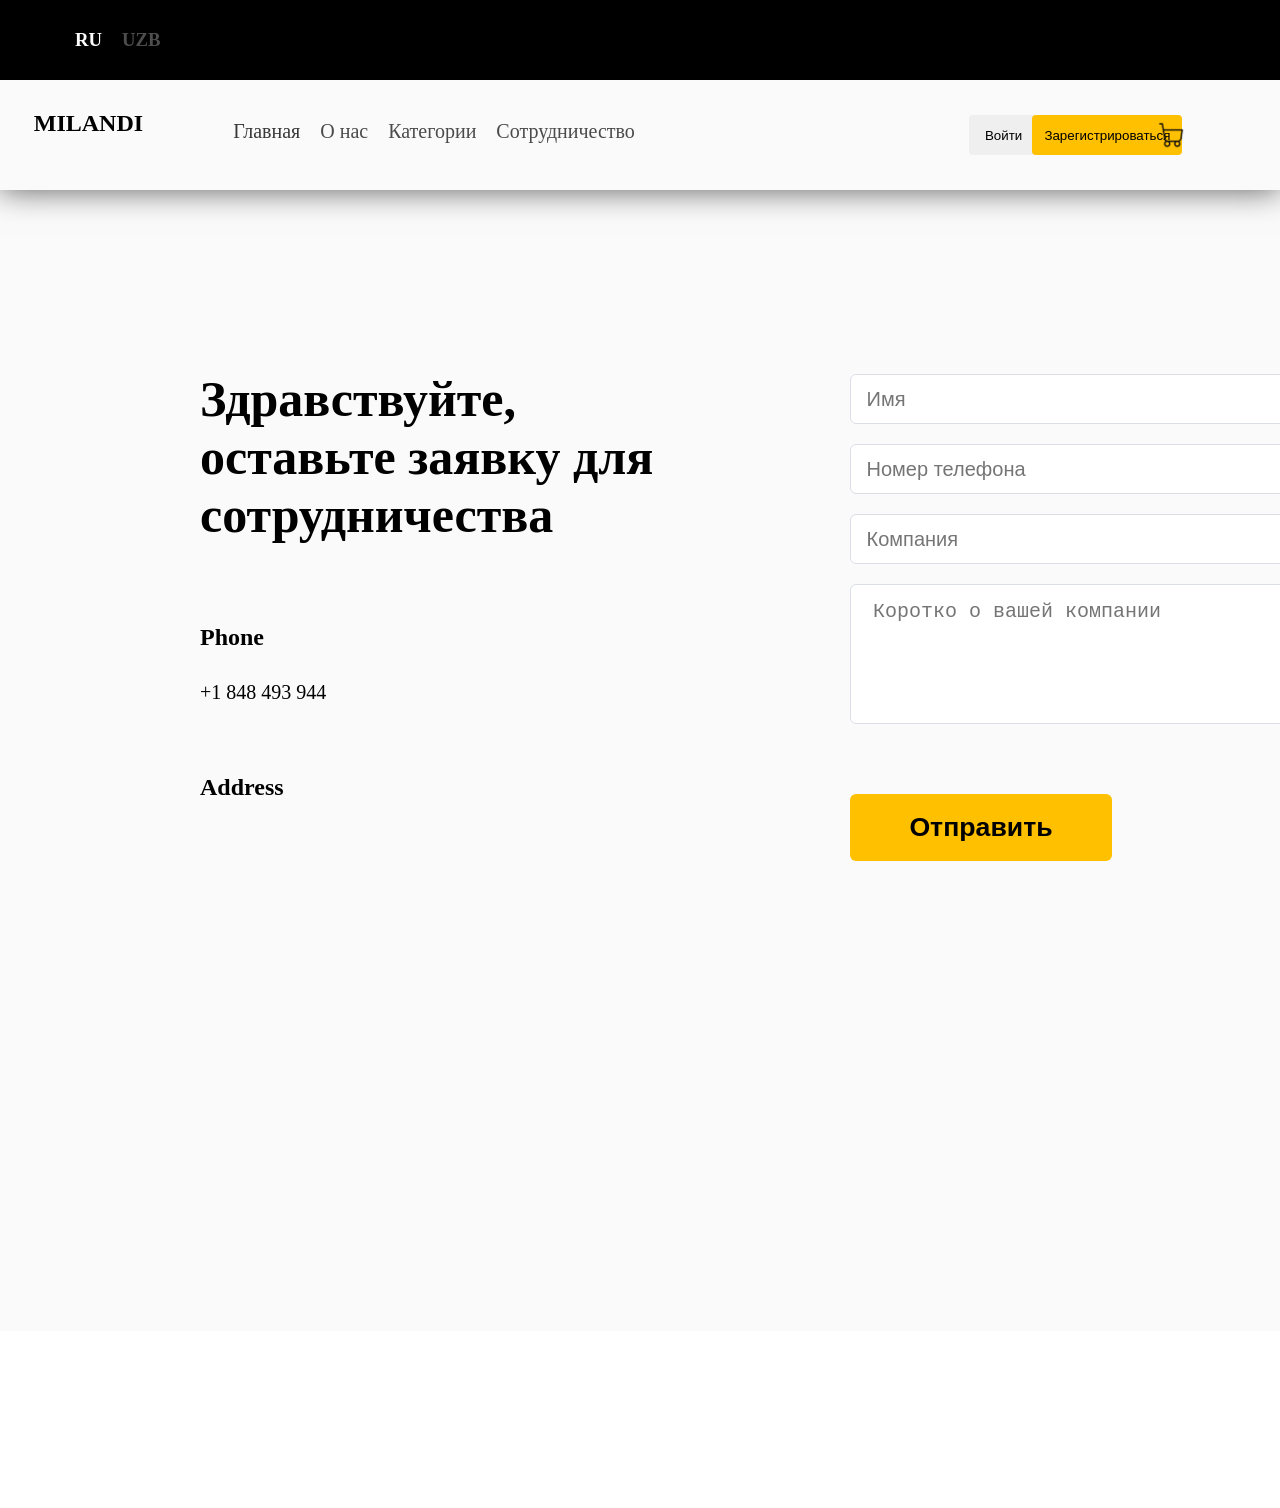
<file: roe.html>
<!DOCTYPE html>
<html lang="en">
<head>
    <meta charset="UTF-8">
    <meta name="viewport" content="width=device-width, initial-scale=1.0">
    <title>Document</title>
    <link rel="stylesheet" href="./roe.css">
    <link href="https://unpkg.com/aos@2.3.1/dist/aos.css" rel="stylesheet">
</head>
<body>
    <div class="contanier">
        <header>
            <div class="card">
                <div class="box">
                    <h3 class="text">RU</h3>
                    <h3 class="text_1">UZB</h3>
                </div>
                    <div class="navbar">
                        <nav>
                            <ul>
                                <a href="./index.html"><h1 class="text_2">MILANDI</h1></a>
                                <li><a class="text_3" href="index.html">Главная</a></li>
                                <li><a class="text_4" href="./main.html">О нас</a></li>
                                <li><a class="text_4" href="./j.html">Категории</a></li>
                                <li><a class="text_4" href="#">Сотрудничество</a></li>
                            </ul>
                        </nav>
                        <button class="button">Войти</button>
                        <button class="button_1">Зарегистрироваться</button>
                        <img class="img" src="./ic_cart.png" alt="">
                    </div>
                </div>
                <div class="showces">
                    <h1 data-aos="fade-right" class="text_5">Здравствуйте,
                    <br>
                    оставьте заявку для 
                    <br>
                    сотрудничества</h1>
                    <input data-aos="fade-left" class="input" type="text" placeholder=" Имя">
                    <input data-aos="fade-left" class="input_1" type="text" placeholder=" Номер телефона">
                    <input data-aos="fade-left" class="input_1" type="text" placeholder=" Компания">
                    <textarea data-aos="fade-left" placeholder=" Коротко о вашей компании" name="" id="input"></textarea>
                    <h3 data-aos="fade-right" class="text_6">Phone</h3>
                    <p  data-aos="fade-right"class="text_7 ">+1 848 493 944</p>        
                    <h3 data-aos="fade-right" class="text_8">Address</h3>
                    <p  data-aos="fade-right"class="text_9">508 Bridle Avenue Newnan, GA 30263</p>     
                    <button class="button_2">
                        <h1>Отправить</h1>
                    </button>    
                </div>
            </header>
            <footer>
                <div data-aos="fade-up" class="footer">
                <div class="g">
                    <h2>про imperia</h2>
                    <h2>контакты</h2>
                    <h2>Меню</h2>
                    <h2>категории</h2>
                </div>
            <div class="g1">
                <p class="t100">Lorem ipsum dolor sit amet, 
                <br>    
                consectetur adipiscing elit. Eget
                <br>
                pretium aenean dignissim sit cursus 
                <br>
                dictumst adipiscing nunc.</p>
                <p class="t101">+998 90 958 78 87</p>
                <p class="t102">Главная</p>
                <p class="t103">Женская одежда</p>
                </div>
                <div class="g1">
                    <p class="t4">support@fonon.uz</p>
                    <p class="t6">О нас</p>
                    <p class="t7">Мужская одежда</p>
                </div>
                <img class="img_7" src="./Group (2).png" alt="">
                <div class="g1">
                    <p class="t8">Категории</p>
                    <p class="t9">Детская одежда</p>
                </div>
                <div class="g1">
                    <p class="t10">Сотрудничество</p>
                    <p class="t11">Обувь</p>
                </div>
                <p class="t12">Сумки</p>
                <p class="t13">Аксесуары</p>
            </div>
        </footer>
    </div>



    <script src="https://unpkg.com/aos@2.3.1/dist/aos.js"></script>
    <script>
        AOS.init();
    </script>
</body>
</html>
</file>
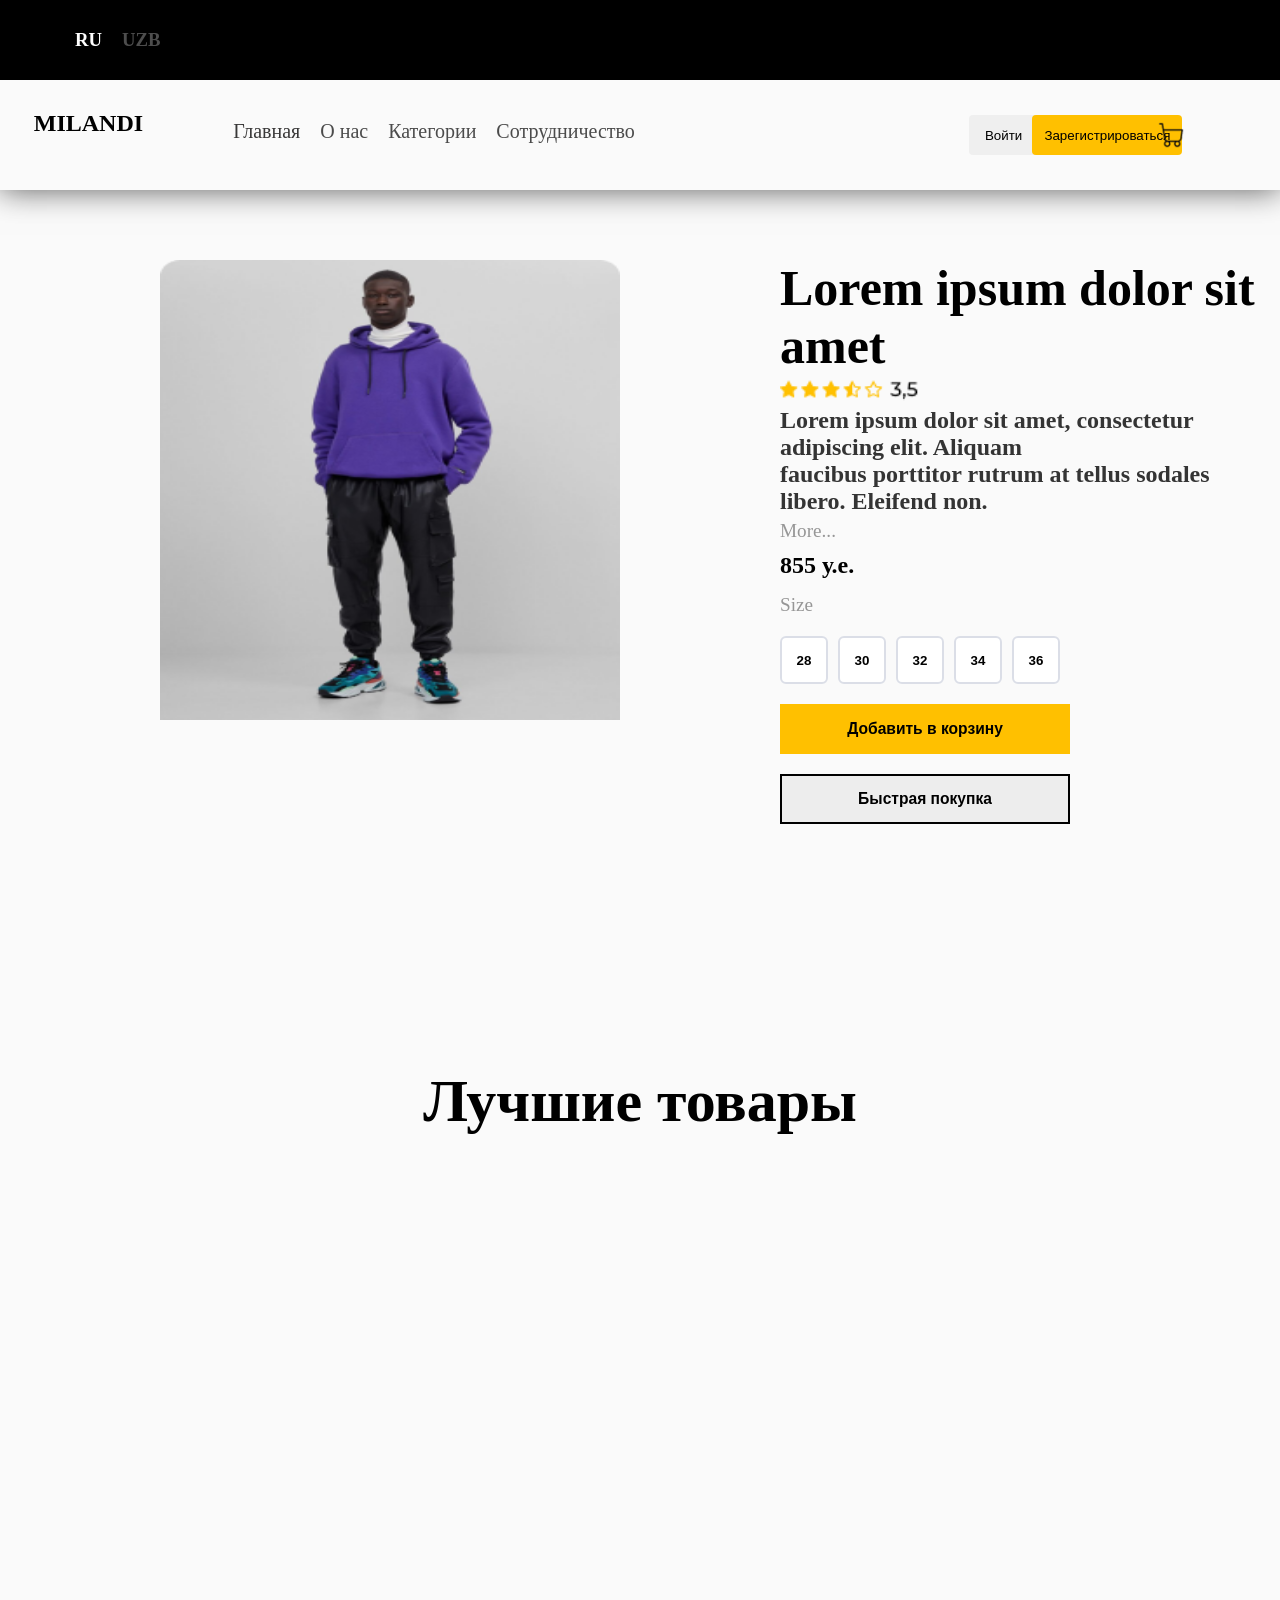
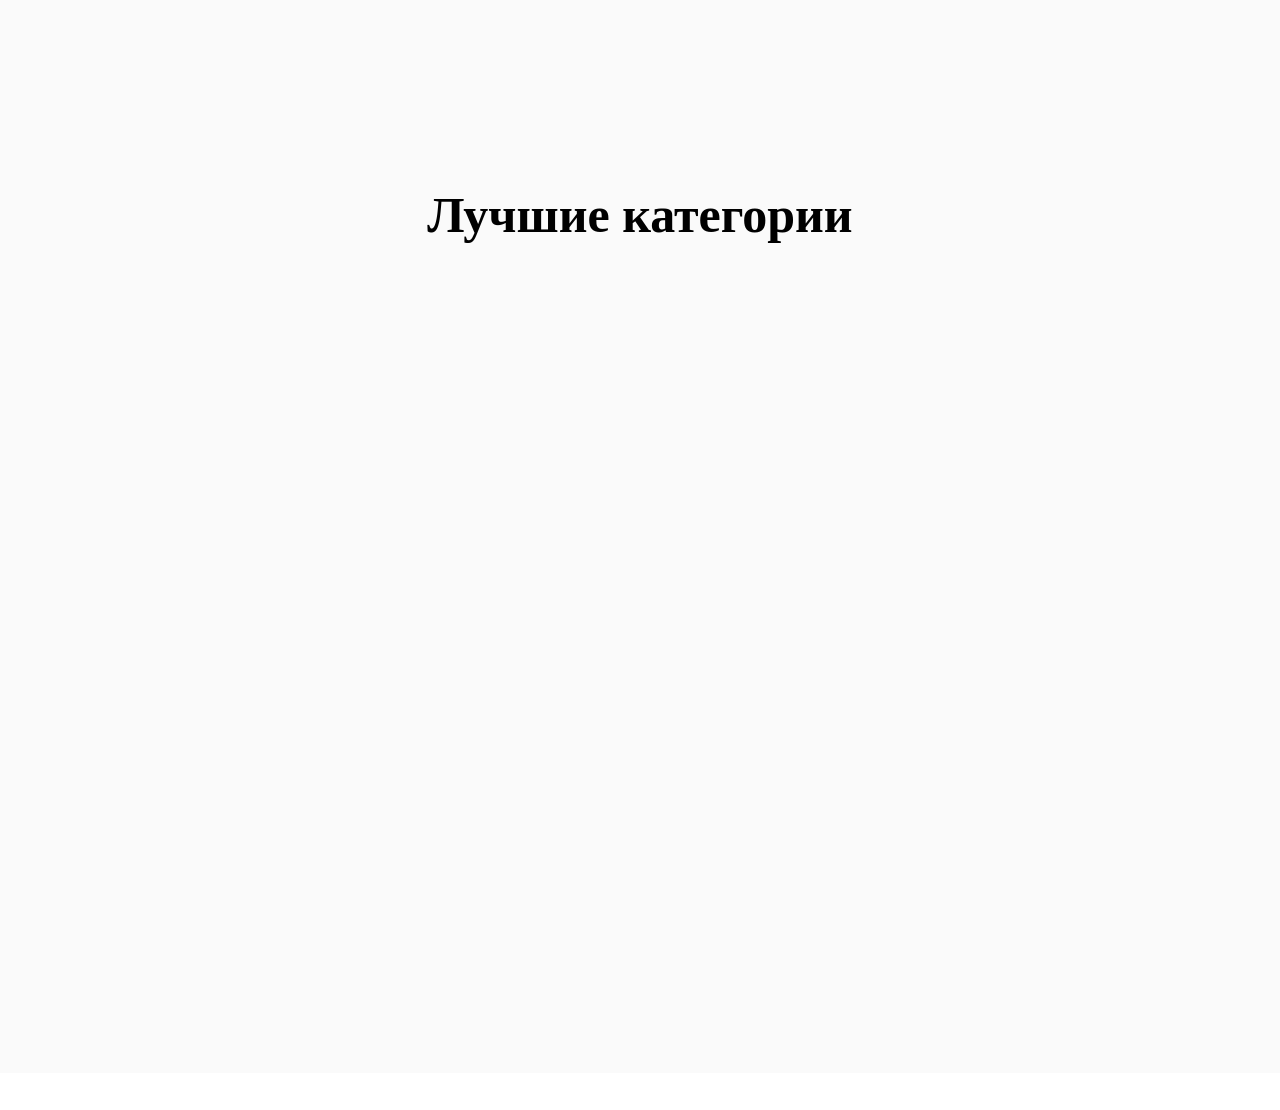
<file: shop.html>
<!DOCTYPE html>
<html lang="en">
<head>
    <meta charset="UTF-8">
    <meta name="viewport" content="width=device-width, initial-scale=1.0">
    <title>Document</title>
    <link rel="stylesheet" href="./shop.css">
    <link href="https://unpkg.com/aos@2.3.1/dist/aos.css" rel="stylesheet">
</head>
<body>
    <div class="contanier">
        <header>
            <div class="card">
                <div class="box">
                    <h3 class="text">RU</h3>
                    <h3 class="text_1">UZB</h3>
                </div>
                <div class="navbar">
                    <nav>
                        <ul>
                            <a href="./index.html"><h1 class="text_2">MILANDI</h1></a>
                            <li><a class="text_3" href="index.html">Главная</a></li>
                            <li><a class="text_4" href="./main.html">О нас</a></li>
                            <li><a class="text_4" href="./j.html">Категории</a></li>
                            <li><a class="text_4" href="./roe.html">Сотрудничество</a></li>
                        </ul>
                    </nav>
                    <button class="button">Войти</button>
                    <button class="button_1">Зарегистрироваться</button>
                    <img class="img" src="./ic_cart.png" alt="">
                </div>
            </div>
        </header>
        <article>
            <img data-aos="fade-right" class="img_1" src="./image 23.png" alt="">
            <h1 data-aos="fade-left" class="text_5">Lorem ipsum dolor sit amet</h1>
            <img data-aos="fade-left" class="img_2" src="./Group 24.png" alt="">
            <h2  data-aos="fade-left" class="text_6">Lorem ipsum dolor sit amet, consectetur adipiscing elit. Aliquam 
            <br>    
            faucibus porttitor rutrum at tellus sodales libero. Eleifend non.</h2>
            <p data-aos="fade-left" class="text_7">More...</p>
            <h1 data-aos="fade-left" class="text_8">855 у.е.</h1>
            <p data-aos="fade-left" class="text_9">Size</p>
            <div data-aos="fade-left" class="f">
                <button class="button_2"><p><b>28</b></p></button>
                <button class="button_3"><p><b>30</b></p></button>
                <button class="button_4"><p><b>32</b></p></button>
                <button class="button_5"><p><b>34</b></p></button>
                <button class="button_6"><p><b>36</b></p></button>
            </div>
            <a href="buy1.html">
                <button data-aos="fade-left" class="btn">
                    <h3 >Добавить в корзину</h3>
                </button></a>
                <button data-aos="fade-left" class="btn_1">
                    <h3>Быстрая покупка</h3>
                </button>
            <div data-aos="fade-down" class="f1">
                <img class="img_3" src="./image 23.png" alt="">
                <img class="img_4" src="./image 23.png" alt="">
                <img class="img_4" src="./image 23.png" alt="">
                <img class="img_4" src="./image 23.png" alt="">
            </div>
            <h1 data-aos="fade-down" class="text_10">Преимущества</h1>
            <h3 data-aos="fade-down" class="text_11">Delivery in 7 days</h3>
            <h3 data-aos="fade-down" class="text_11">Trusted seller</h3>
            <h3 data-aos="fade-down" class="text_12">90-day Buyer Protection</h3>
            <h3 data-aos="fade-down" class="text_13">Aviable to order</h3>
        </article>
        <section>
            <h1 class="text_14">Лучшие товары</h1>
            <div class="card_2">
                <div data-aos="zoom-in" class="card_3">
                    <img class="img_6" src="./image 23.png" alt="">
                    <h2 class="text_15">Lorem ipsum dolor sit 
                    <br>    
                    amet</h2>
                    <h4 class="text_15">Lorem ipsum dolor sit amet, 
                    <br>    
                    consectetur adipiscing elit. Sit sed 
                    <br>
                    odio sed nascetur.</h4>
                    <div class="box_5">
                        <img class="img_6" src="./Group 24.png" alt="">
                        <h4 class="text_16">855 у.е.</h4>
                    </div>
                    <button class="btn_3">
                        <a class="alt" href="./shop.html">Добавить в корзину</a>
                    </button>
                </div>
                <div data-aos="zoom-in" class="card_3">
                    <img class="img_6" src="./image 23 (1).png" alt="">
                    <h2 class="text_15">Lorem ipsum dolor sit 
                    <br>    
                    amet</h2>
                    <h4 class="text_15">Lorem ipsum dolor sit amet, 
                    <br>    
                    consectetur adipiscing elit. Sit sed 
                    <br>
                    odio sed nascetur.</h4>
                    <div class="box_5">
                        <img class="img_6" src="./Group 24 (1).png" alt="">
                        <h4 class="text_16">855 у.е.</h4>
                    </div>
                    <button class="btn_3">
                        <a class="alt" href="./shop1.html">Добавить в корзину</a>
                    </button>
                </div>
                <div data-aos="zoom-in" class="card_3">
                    <img class="img_6" src="./image 23 (2).png" alt="">
                    <h2 class="text_15">Lorem ipsum dolor sit 
                    <br>    
                    amet</h2>
                    <h4 class="text_15">Lorem ipsum dolor sit amet, 
                    <br>    
                    consectetur adipiscing elit. Sit sed 
                    <br>
                    odio sed nascetur.</h4>
                    <div class="box_5">
                        <img class="img_6" src="./Group 24.png" alt="">
                        <h4 class="text_16">855 у.е.</h4>
                    </div>
                    <button class="btn_3">
                        <a class="alt" href="./shop2.html">Добавить в корзину</a>
                    </button>
                </div>
                <div data-aos="zoom-in" class="card_3">
                    <img class="img_6" src="./image 23 (3).png" alt="">
                    <h2 class="text_15">Lorem ipsum dolor sit 
                    <br>    
                    amet</h2>
                    <h4 class="text_15">Lorem ipsum dolor sit amet, 
                    <br>    
                    consectetur adipiscing elit. Sit sed 
                    <br>
                    odio sed nascetur.</h4>
                    <div class="box_5">
                        <img class="img_6" src="./Group 24.png" alt="">
                        <h4 class="text_16">855 у.е.</h4>
                    </div>
                    <button class="btn_3">
                        <a class="alt" href="./shop2.html">Добавить в корзину</a>
                    </button>
                </div>
            </div>
        </section>
        <section>
            <h1 class="text_17">Лучшие категории</h1>
            <div data-aos="zoom-in-up" class="card_4">
                <img class="img_7" src="./image 21 (1).png" alt="">
                <img class="img_7" src="./image 23 (5).png" alt="">
                <img class="img_7" src="./image 24 (1).png" alt="">
                <img class="img_7" src="./image 25 (1).png" alt="">
            </div>
            <div data-aos="zoom-in-up" class="card_5">
                <h1 class="text_18">Women’s wear</h1>
                <h1 class="text_19">Men’s wear</h1>
                <h1 class="text_20">Kid’s wear</h1>
                <h1 class="text_21">Shoes</h1>
            </div>
        </section>
        <div data-aos="fade-down" class="footer">
            <div class="g">
                <h2>про imperia</h2>
                <h2>контакты</h2>
                <h2>Меню</h2>
                <h2>категории</h2>
            </div>
        <div class="g1">
            <p class="t100">Lorem ipsum dolor sit amet, 
            <br>    
            consectetur adipiscing elit. Eget
            <br>
            pretium aenean dignissim sit cursus 
            <br>
            dictumst adipiscing nunc.</p>
            <p class="t101">+998 90 958 78 87</p>
            <p class="t102">Главная</p>
            <p class="t103">Женская одежда</p>
            </div>
            <div class="g1">
                <p class="t4">support@fonon.uz</p>
                <p class="t6">О нас</p>
                <p class="t7">Мужская одежда</p>
            </div>
            <img class="img_8" src="./Group (2).png" alt="">
            <div class="g1">
                <p class="t8">Категории</p>
                <p class="t9">Детская одежда</p>
            </div>
            <div class="g1">
                <p class="t10">Сотрудничество</p>
                <p class="t11">Обувь</p>
            </div>
            <p class="t12">Сумки</p>
            <p class="t13">Аксесуары</p>
        </div>
    </div>



    <script src="https://unpkg.com/aos@2.3.1/dist/aos.js"></script>
    <script>
        AOS.init();
    </script>
</body>
</html>
</file>
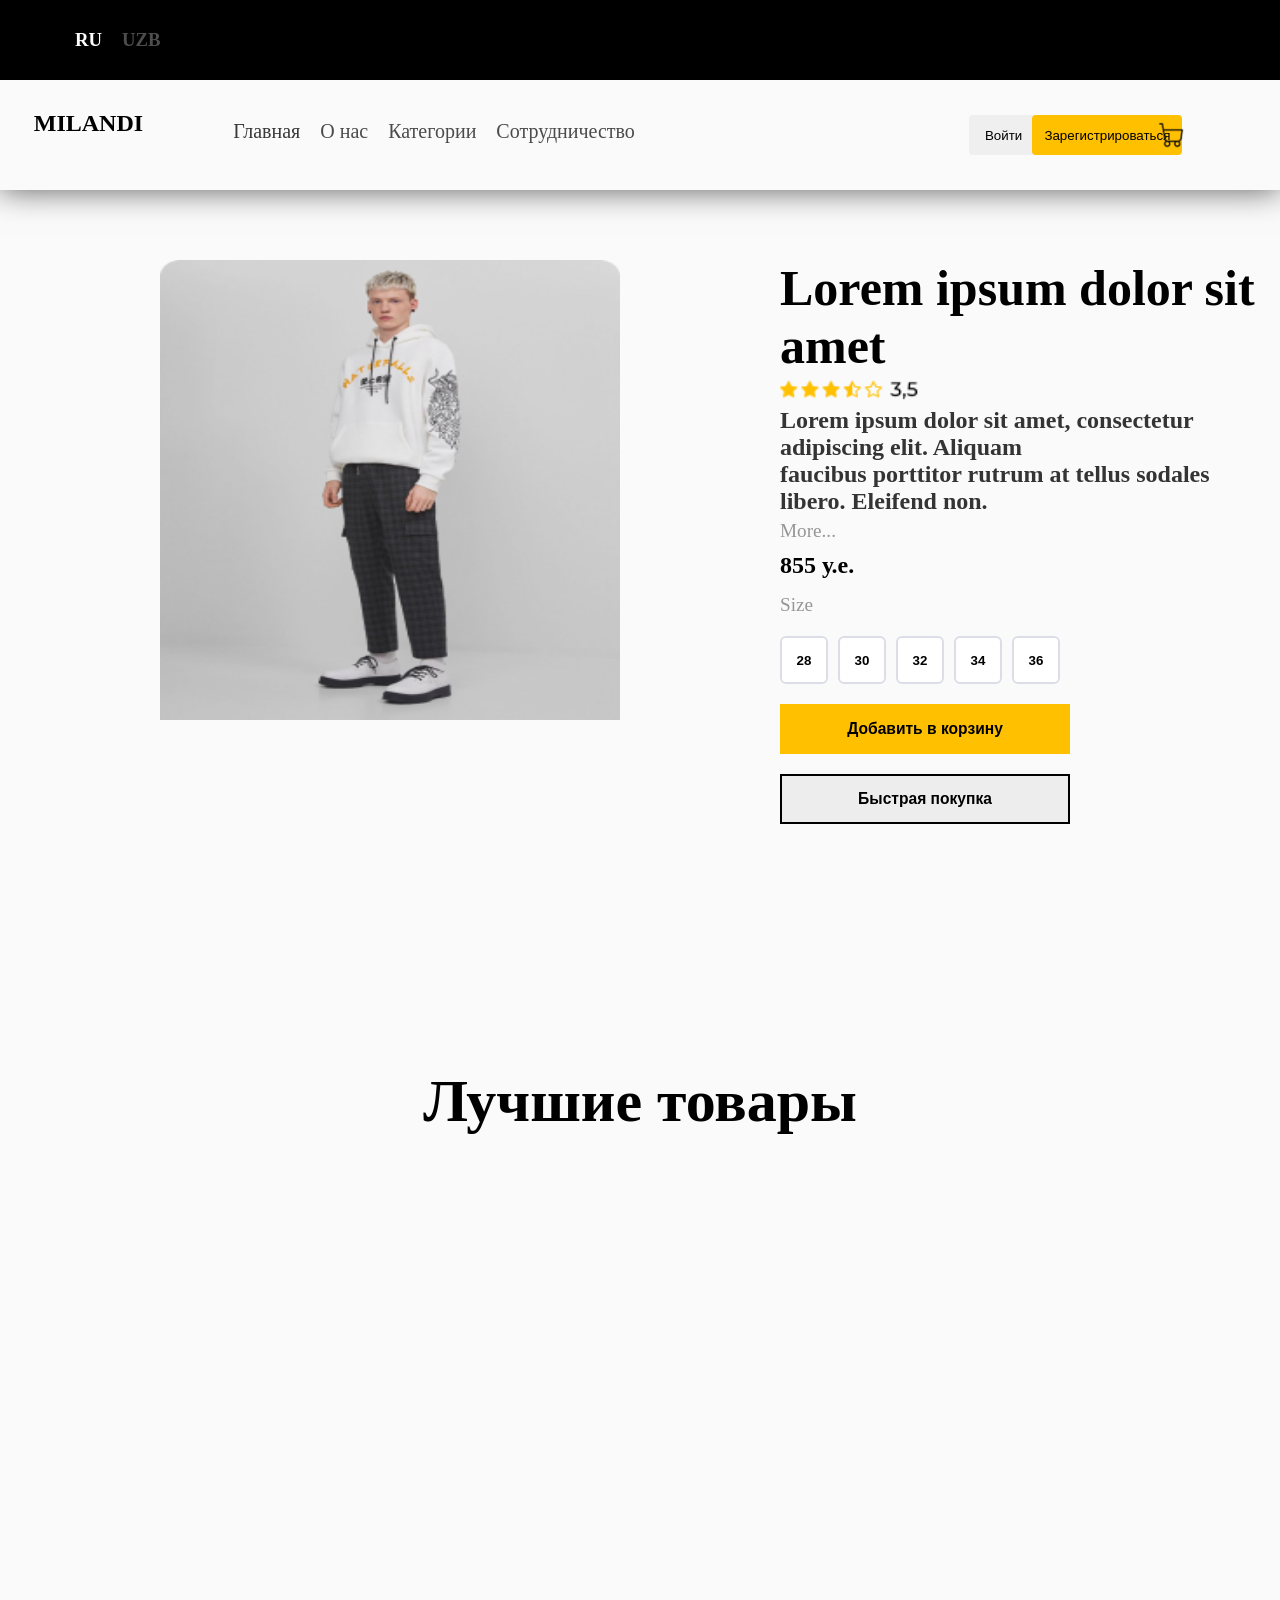
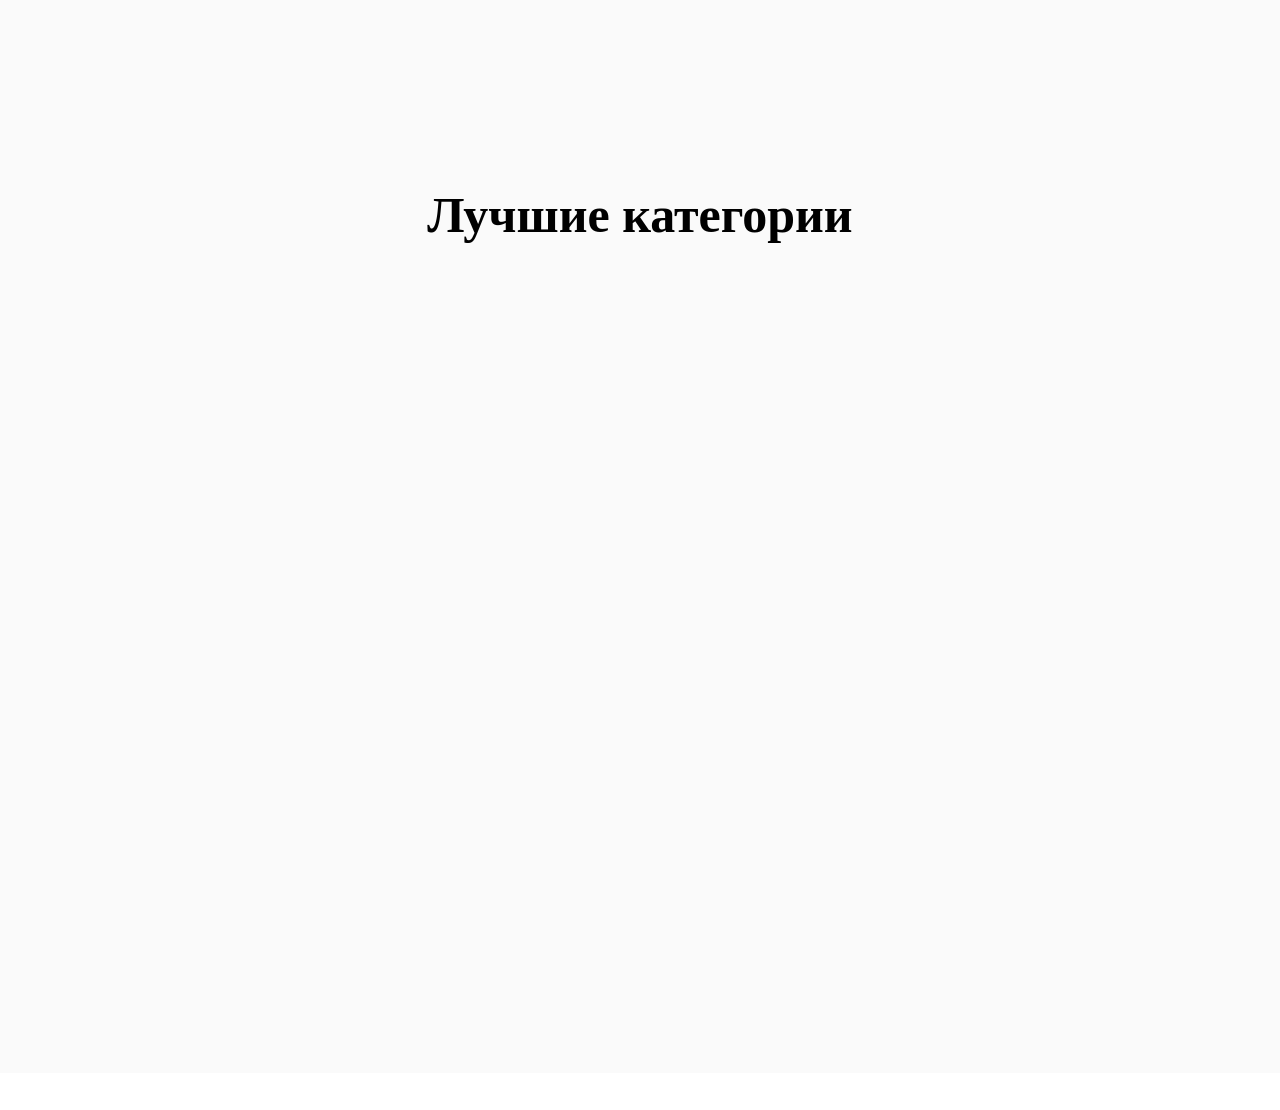
<file: shop1.html>
<!DOCTYPE html>
<html lang="en">
<head>
    <meta charset="UTF-8">
    <meta name="viewport" content="width=device-width, initial-scale=1.0">
    <title>Document</title>
    <link rel="stylesheet" href="./shop1.css">
    <link href="https://unpkg.com/aos@2.3.1/dist/aos.css" rel="stylesheet">
</head>
<body>
    <div class="contanier">
        <header>
            <div class="card">
                <div class="box">
                    <h3 class="text">RU</h3>
                    <h3 class="text_1">UZB</h3>
                </div>
                <div class="navbar">
                    <nav>
                        <ul>
                            <a href="./index.html"><h1 class="text_2">MILANDI</h1></a>
                            <li><a class="text_3" href="index.html">Главная</a></li>
                            <li><a class="text_4" href="./main.html">О нас</a></li>
                            <li><a class="text_4" href="./j.html">Категории</a></li>
                            <li><a class="text_4" href="./roe.html">Сотрудничество</a></li>
                        </ul>
                    </nav>
                    <button class="button">Войти</button>
                    <button class="button_1">Зарегистрироваться</button>
                    <img class="img" src="./ic_cart.png" alt="">
                </div>
            </div>
        </header>
        <article>
            <img data-aos="fade-right" class="img_1" src="./image 23 (1).png" alt="">
            <h1 data-aos="fade-left" class="text_5">Lorem ipsum dolor sit amet</h1>
            <img data-aos="fade-left" class="img_2" src="./Group 24.png" alt="">
            <h2 data-aos="fade-left" class="text_6">Lorem ipsum dolor sit amet, consectetur adipiscing elit. Aliquam 
            <br>    
            faucibus porttitor rutrum at tellus sodales libero. Eleifend non.</h2>
            <p data-aos="fade-left" class="text_7">More...</p>
            <h1 data-aos="fade-left" class="text_8">855 у.е.</h1>
            <p data-aos="fade-left" class="text_9">Size</p>
            <div data-aos="fade-left" class="f">
                <button class="button_2"><p><b>28</b></p></button>
                <button class="button_3"><p><b>30</b></p></button>
                <button class="button_4"><p><b>32</b></p></button>
                <button class="button_5"><p><b>34</b></p></button>
                <button class="button_6"><p><b>36</b></p></button>
            </div>
            <a href="buy.html">
                <button data-aos="fade-left" class="btn">
                    <h3>Добавить в корзину</h3>
                </button></a>
                <button data-aos="fade-left" class="btn_1">
                    <h3>Быстрая покупка</h3>
                </button>
            <div data-aos="fade-up" class="f1">
                <img class="img_3" src="./image 23 (1).png" alt="">
                <img class="img_4" src="./image 23 (1).png" alt="">
                <img class="img_4" src="./image 23 (1).png" alt="">
                <img class="img_4" src="./image 23 (1).png" alt="">
            </div>
            <h1 data-aos="fade-up" class="text_10">Преимущества</h1>
            <h3 data-aos="fade-up" class="text_11">Delivery in 7 days</h3>
            <h3 data-aos="fade-up" class="text_11">Trusted seller</h3>
            <h3 data-aos="fade-up" class="text_12">90-day Buyer Protection</h3>
            <h3 data-aos="fade-up" class="text_13">Aviable to order</h3>
        </article>
        <section>
            <h1 class="text_14">Лучшие товары</h1>
            <div class="card_2">
                <div data-aos="zoom-in" class="card_3">
                    <img class="img_6" src="./image 23.png" alt="">
                    <h2 class="text_15">Lorem ipsum dolor sit 
                    <br>    
                    amet</h2>
                    <h4 class="text_15">Lorem ipsum dolor sit amet, 
                    <br>    
                    consectetur adipiscing elit. Sit sed 
                    <br>
                    odio sed nascetur.</h4>
                    <div class="box_5">
                        <img class="img_6" src="./Group 24.png" alt="">
                        <h4 class="text_16">855 у.е.</h4>
                    </div>
                    <button class="btn_3">
                        <a class="alt" href="./shop.html">Добавить в корзину</a>
                    </button>
                </div>
                <div data-aos="zoom-in" class="card_3">
                    <img class="img_6" src="./image 23 (1).png" alt="">
                    <h2 class="text_15">Lorem ipsum dolor sit 
                    <br>    
                    amet</h2>
                    <h4 class="text_15">Lorem ipsum dolor sit amet, 
                    <br>    
                    consectetur adipiscing elit. Sit sed 
                    <br>
                    odio sed nascetur.</h4>
                    <div class="box_5">
                        <img class="img_6" src="./Group 24 (1).png" alt="">
                        <h4 class="text_16">855 у.е.</h4>
                    </div>
                    <button class="btn_3">
                        <a class="alt" href="./shop1.html">Добавить в корзину</a>
                    </button>
                </div>
                <div data-aos="zoom-in" class="card_3">
                    <img class="img_6" src="./image 23 (2).png" alt="">
                    <h2 class="text_15">Lorem ipsum dolor sit 
                    <br>    
                    amet</h2>
                    <h4 class="text_15">Lorem ipsum dolor sit amet, 
                    <br>    
                    consectetur adipiscing elit. Sit sed 
                    <br>
                    odio sed nascetur.</h4>
                    <div class="box_5">
                        <img class="img_6" src="./Group 24.png" alt="">
                        <h4 class="text_16">855 у.е.</h4>
                    </div>
                    <button class="btn_3">
                        <a class="alt" href="./shop2.html">Добавить в корзину</a>
                    </button>
                </div>
                <div data-aos="zoom-in" class="card_3">
                    <img class="img_6" src="./image 23 (3).png" alt="">
                    <h2 class="text_15">Lorem ipsum dolor sit 
                    <br>    
                    amet</h2>
                    <h4 class="text_15">Lorem ipsum dolor sit amet, 
                    <br>    
                    consectetur adipiscing elit. Sit sed 
                    <br>
                    odio sed nascetur.</h4>
                    <div class="box_5">
                        <img class="img_6" src="./Group 24.png" alt="">
                        <h4 class="text_16">855 у.е.</h4>
                    </div>
                    <button class="btn_3">
                        <a class="alt" href="./shop3.html">Добавить в корзину</a>
                    </button>
                </div>
            </div>
        </section>
        <section>
            <h1 class="text_17">Лучшие категории</h1>
            <div data-aos="zoom-in-up" class="card_4">
                <img class="img_7" src="./image 21 (1).png" alt="">
                <img class="img_7" src="./image 23 (5).png" alt="">
                <img class="img_7" src="./image 24 (1).png" alt="">
                <img class="img_7" src="./image 25 (1).png" alt="">
            </div>
            <div data-aos="zoom-in-up" class="card_5">
                <h1 class="text_18">Women’s wear</h1>
                <h1 class="text_19">Men’s wear</h1>
                <h1 class="text_20">Kid’s wear</h1>
                <h1 class="text_21">Shoes</h1>
            </div>
        </section>
        <div data-aos="fade-down" class="footer">
            <div class="g">
                <h2>про imperia</h2>
                <h2>контакты</h2>
                <h2>Меню</h2>
                <h2>категории</h2>
            </div>
        <div class="g1">
            <p class="t100">Lorem ipsum dolor sit amet, 
            <br>    
            consectetur adipiscing elit. Eget
            <br>
            pretium aenean dignissim sit cursus 
            <br>
            dictumst adipiscing nunc.</p>
            <p class="t101">+998 90 958 78 87</p>
            <p class="t102">Главная</p>
            <p class="t103">Женская одежда</p>
            </div>
            <div class="g1">
                <p class="t4">support@fonon.uz</p>
                <p class="t6">О нас</p>
                <p class="t7">Мужская одежда</p>
            </div>
            <img class="img_8" src="./Group (2).png" alt="">
            <div class="g1">
                <p class="t8">Категории</p>
                <p class="t9">Детская одежда</p>
            </div>
            <div class="g1">
                <p class="t10">Сотрудничество</p>
                <p class="t11">Обувь</p>
            </div>
            <p class="t12">Сумки</p>
            <p class="t13">Аксесуары</p>
        </div>
    </div>


    <script src="https://unpkg.com/aos@2.3.1/dist/aos.js"></script>
    <script>
        AOS.init();
    </script>
</body>
</html>
</file>
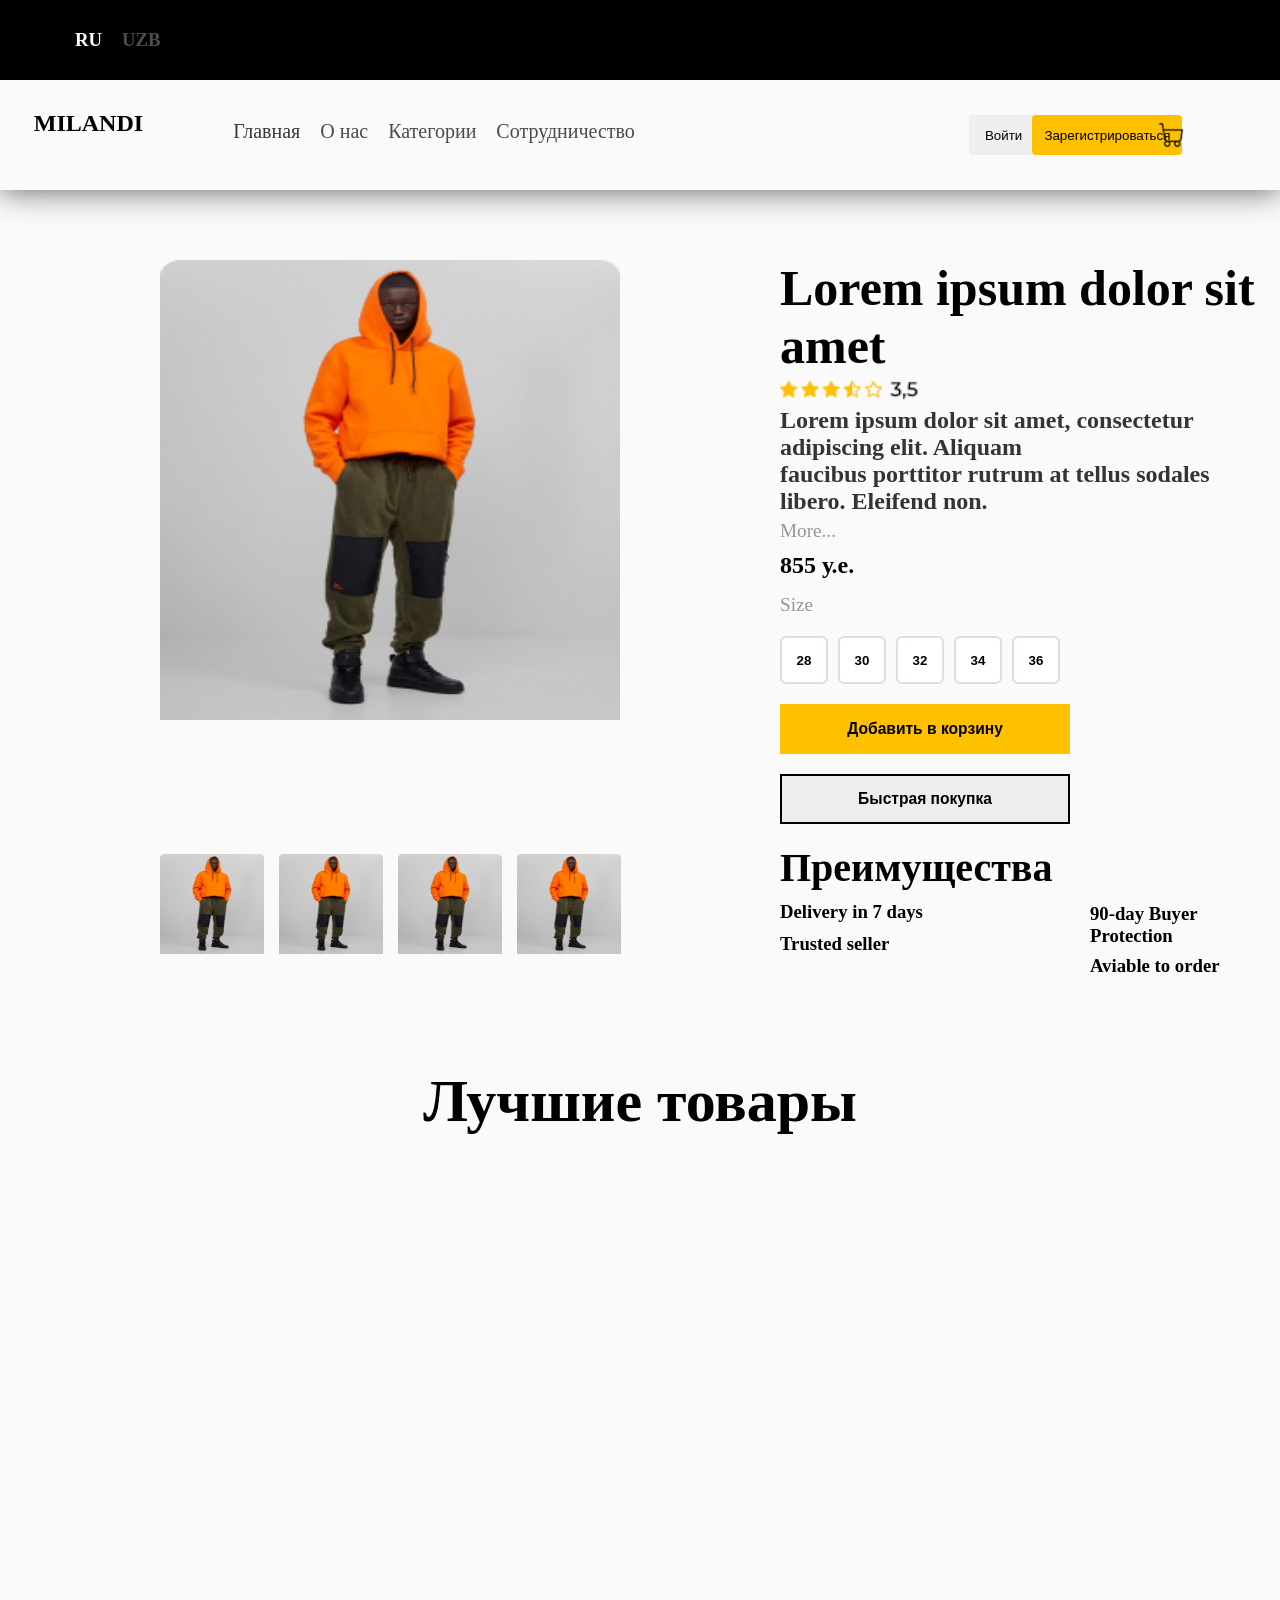
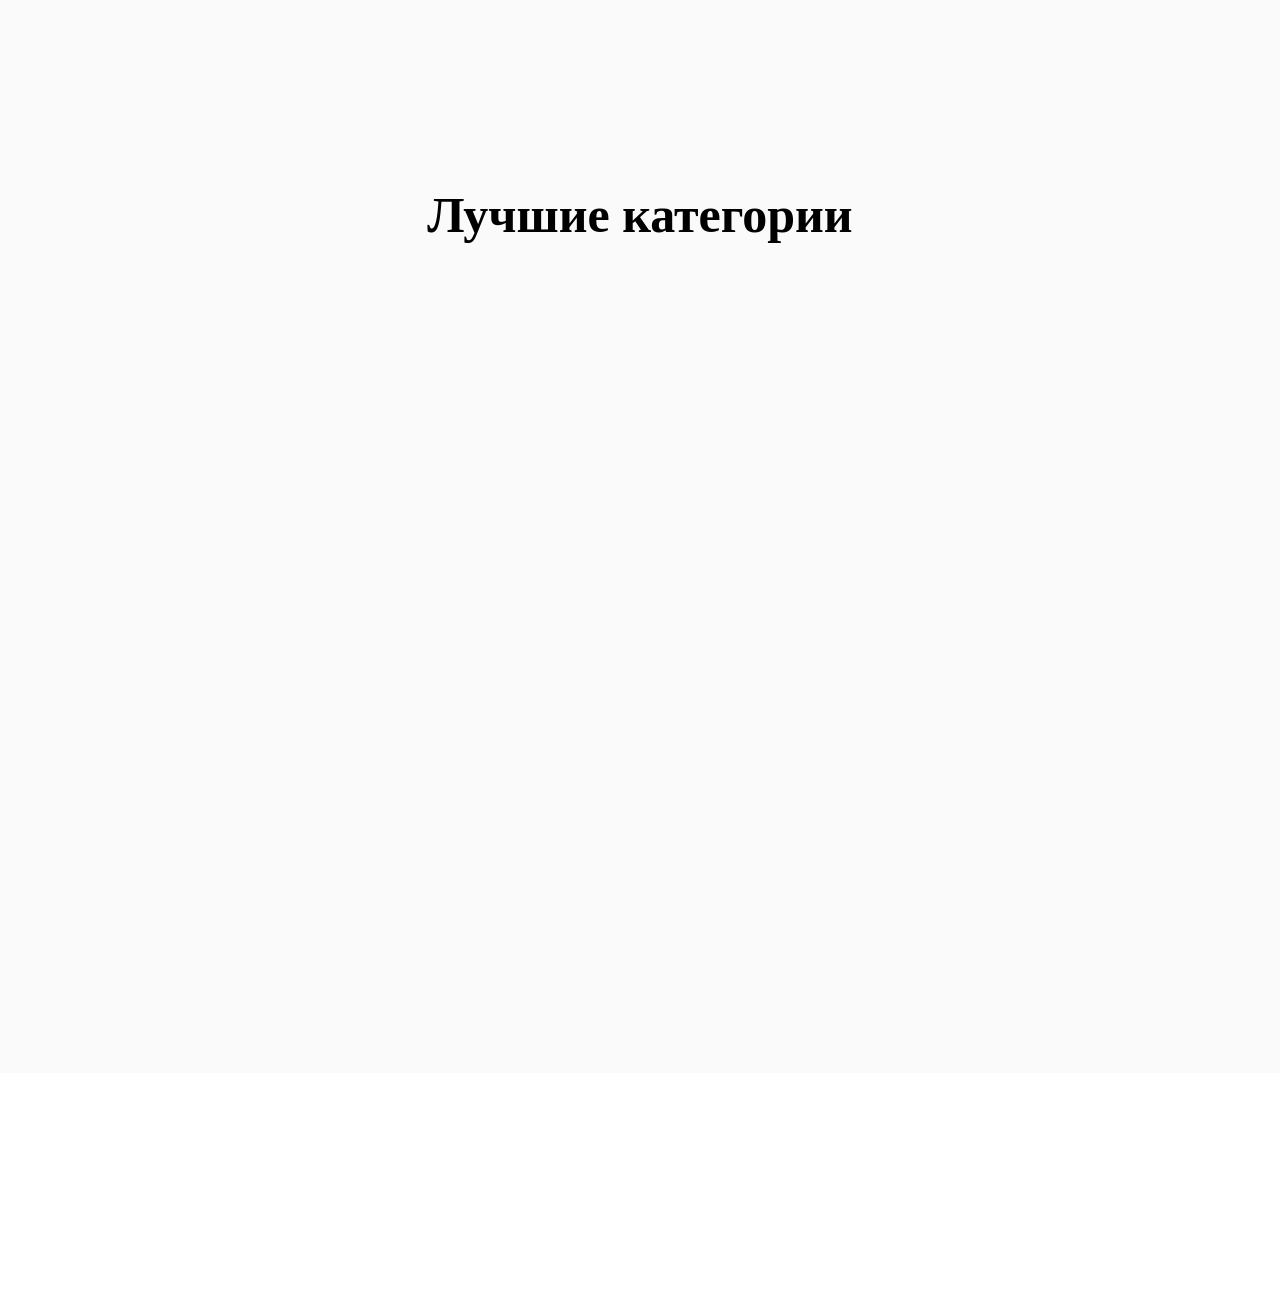
<file: shop2.html>
<!DOCTYPE html>
<html lang="en">
<head>
    <meta charset="UTF-8">
    <meta name="viewport" content="width=device-width, initial-scale=1.0">
    <title>Document</title>
    <link rel="stylesheet" href="./shop2.css">
    <link href="https://unpkg.com/aos@2.3.1/dist/aos.css" rel="stylesheet">
</head>
<body>
    <div class="contanier">
        <header>
            <div class="card">
                <div class="box">
                    <h3 class="text">RU</h3>
                    <h3 class="text_1">UZB</h3>
                </div>
                <div class="navbar">
                    <nav>
                        <ul>
                            <a href="./index.html"><h1 class="text_2">MILANDI</h1></a>
                            <li><a class="text_3" href="index.html">Главная</a></li>
                            <li><a class="text_4" href="./main.html">О нас</a></li>
                            <li><a class="text_4" href="./j.html">Категории</a></li>
                            <li><a class="text_4" href="./roe.html">Сотрудничество</a></li>
                        </ul>
                    </nav>
                    <button class="button">Войти</button>
                    <button class="button_1">Зарегистрироваться</button>
                    <img class="img" src="./ic_cart.png" alt="">
                </div>
            </div>
        </header>
        <article>
            <img class="img_1" src="./image 23 (2).png" alt="">
            <h1 class="text_5">Lorem ipsum dolor sit amet</h1>
            <img class="img_2" src="./Group 24.png" alt="">
            <h2 class="text_6">Lorem ipsum dolor sit amet, consectetur adipiscing elit. Aliquam 
            <br>    
            faucibus porttitor rutrum at tellus sodales libero. Eleifend non.</h2>
            <p class="text_7">More...</p>
            <h1 class="text_8">855 у.е.</h1>
            <p class="text_9">Size</p>
            <div class="f">
                <button class="button_2"><p><b>28</b></p></button>
                <button class="button_3"><p><b>30</b></p></button>
                <button class="button_4"><p><b>32</b></p></button>
                <button class="button_5"><p><b>34</b></p></button>
                <button class="button_6"><p><b>36</b></p></button>
            </div>
            <a href="buy2.html"><button class="btn">
                <h3>Добавить в корзину</h3>
            </button></a>
            <button class="btn_1">
                <h3>Быстрая покупка</h3>
            </button>
            <div class="f1">
                <img class="img_3" src="./image 23 (2).png" alt="">
                <img class="img_4" src="./image 23 (2).png" alt="">
                <img class="img_4" src="./image 23 (2).png" alt="">
                <img class="img_4" src="./image 23 (2).png" alt="">
            </div>
            <h1 class="text_10">Преимущества</h1>
            <h3 class="text_11">Delivery in 7 days</h3>
            <h3 class="text_11">Trusted seller</h3>
            <h3 class="text_12">90-day Buyer Protection</h3>
            <h3 class="text_13">Aviable to order</h3>
        </article>
        <section>
            <h1 class="text_14">Лучшие товары</h1>
            <div class="card_2">
                <div data-aos="zoom-in" class="card_3">
                    <img class="img_6" src="./image 23.png" alt="">
                    <h2 class="text_15">Lorem ipsum dolor sit 
                    <br>    
                    amet</h2>
                    <h4 class="text_15">Lorem ipsum dolor sit amet, 
                    <br>    
                    consectetur adipiscing elit. Sit sed 
                    <br>
                    odio sed nascetur.</h4>
                    <div class="box_5">
                        <img class="img_6" src="./Group 24.png" alt="">
                        <h4 class="text_16">855 у.е.</h4>
                    </div>
                    <button class="btn_3">
                        <a class="alt" href="./shop.html">Добавить в корзину</a>
                    </button>
                </div>
                <div data-aos="zoom-in" class="card_3">
                    <img class="img_6" src="./image 23 (1).png" alt="">
                    <h2 class="text_15">Lorem ipsum dolor sit 
                    <br>    
                    amet</h2>
                    <h4 class="text_15">Lorem ipsum dolor sit amet, 
                    <br>    
                    consectetur adipiscing elit. Sit sed 
                    <br>
                    odio sed nascetur.</h4>
                    <div class="box_5">
                        <img class="img_6" src="./Group 24 (1).png" alt="">
                        <h4 class="text_16">855 у.е.</h4>
                    </div>
                    <button class="btn_3">
                        <a class="alt" href="./shop1.html">Добавить в корзину</a>
                    </button>
                </div>
                <div data-aos="zoom-in" class="card_3">
                    <img class="img_6" src="./image 23 (2).png" alt="">
                    <h2 class="text_15">Lorem ipsum dolor sit 
                    <br>    
                    amet</h2>
                    <h4 class="text_15">Lorem ipsum dolor sit amet, 
                    <br>    
                    consectetur adipiscing elit. Sit sed 
                    <br>
                    odio sed nascetur.</h4>
                    <div class="box_5">
                        <img class="img_6" src="./Group 24.png" alt="">
                        <h4 class="text_16">855 у.е.</h4>
                    </div>
                    <button class="btn_3">
                        <a class="alt" href="./shop2.html">Добавить в корзину</a>
                    </button>
                </div>
                <div data-aos="zoom-in" class="card_3">
                    <img class="img_6" src="./image 23 (3).png" alt="">
                    <h2 class="text_15">Lorem ipsum dolor sit 
                    <br>    
                    amet</h2>
                    <h4 class="text_15">Lorem ipsum dolor sit amet, 
                    <br>    
                    consectetur adipiscing elit. Sit sed 
                    <br>
                    odio sed nascetur.</h4>
                    <div class="box_5">
                        <img class="img_6" src="./Group 24.png" alt="">
                        <h4 class="text_16">855 у.е.</h4>
                    </div>
                    <button class="btn_3">
                        <a class="alt" href="./shop3.html">Добавить в корзину</a>
                    </button>
                </div>
            </div>
        </section>
        <section>
            <h1 class="text_17">Лучшие категории</h1>
            <div data-aos="zoom-in-up" class="card_4">
                <img class="img_7" src="./image 21 (1).png" alt="">
                <img class="img_7" src="./image 23 (5).png" alt="">
                <img class="img_7" src="./image 24 (1).png" alt="">
                <img class="img_7" src="./image 25 (1).png" alt="">
            </div>
            <div data-aos="zoom-in-up" class="card_5">
                <h1 class="text_18">Women’s wear</h1>
                <h1 class="text_19">Men’s wear</h1>
                <h1 class="text_20">Kid’s wear</h1>
                <h1 class="text_21">Shoes</h1>
            </div>
        </section>
        <div data-aos="fade-up" class="footer">
            <div class="g">
                <h2>про imperia</h2>
                <h2>контакты</h2>
                <h2>Меню</h2>
                <h2>категории</h2>
            </div>
        <div class="g1">
            <p class="t100">Lorem ipsum dolor sit amet, 
            <br>    
            consectetur adipiscing elit. Eget
            <br>
            pretium aenean dignissim sit cursus 
            <br>
            dictumst adipiscing nunc.</p>
            <p class="t101">+998 90 958 78 87</p>
            <p class="t102">Главная</p>
            <p class="t103">Женская одежда</p>
            </div>
            <div class="g1">
                <p class="t4">support@fonon.uz</p>
                <p class="t6">О нас</p>
                <p class="t7">Мужская одежда</p>
            </div>
            <img class="img_8" src="./Group (2).png" alt="">
            <div class="g1">
                <p class="t8">Категории</p>
                <p class="t9">Детская одежда</p>
            </div>
            <div class="g1">
                <p class="t10">Сотрудничество</p>
                <p class="t11">Обувь</p>
            </div>
            <p class="t12">Сумки</p>
            <p class="t13">Аксесуары</p>
        </div>
    </div>


    <script src="https://unpkg.com/aos@2.3.1/dist/aos.js"></script>
    <script>
        AOS.init();
    </script>
</body>
</html>
</file>
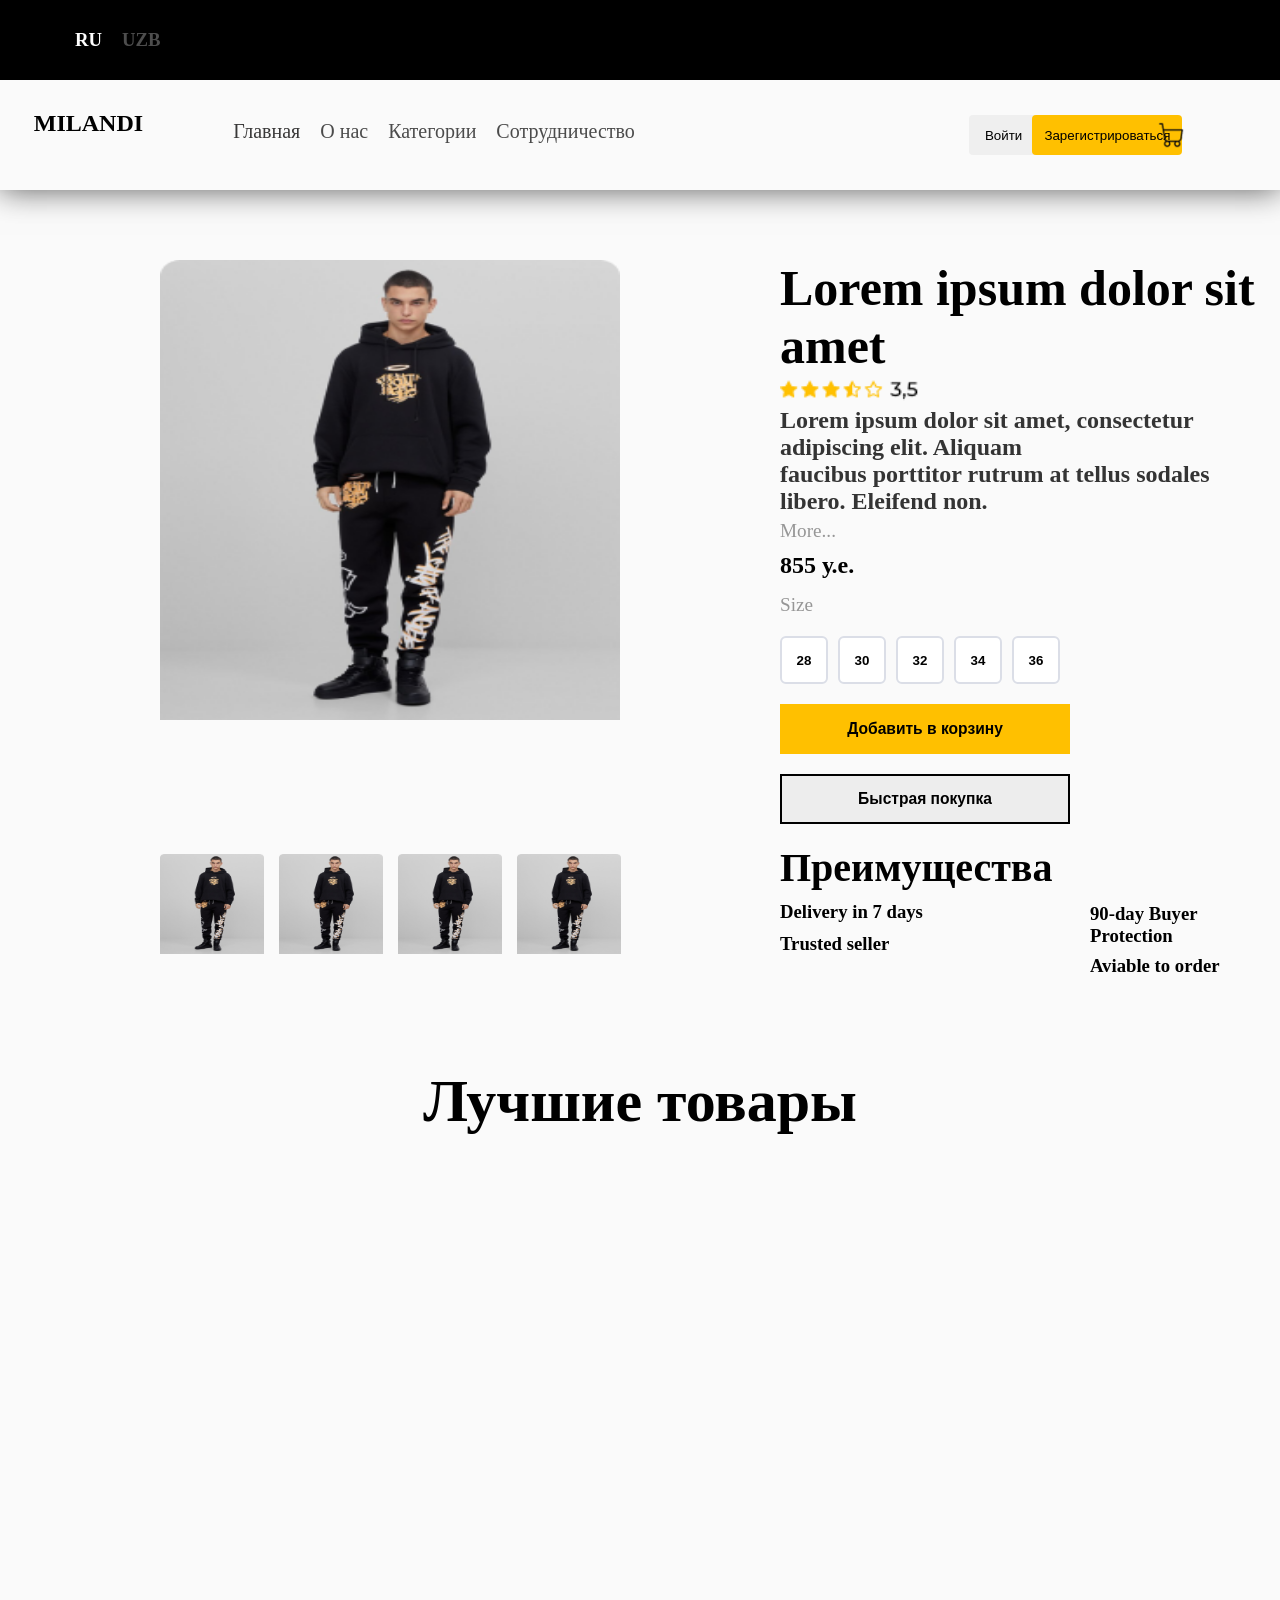
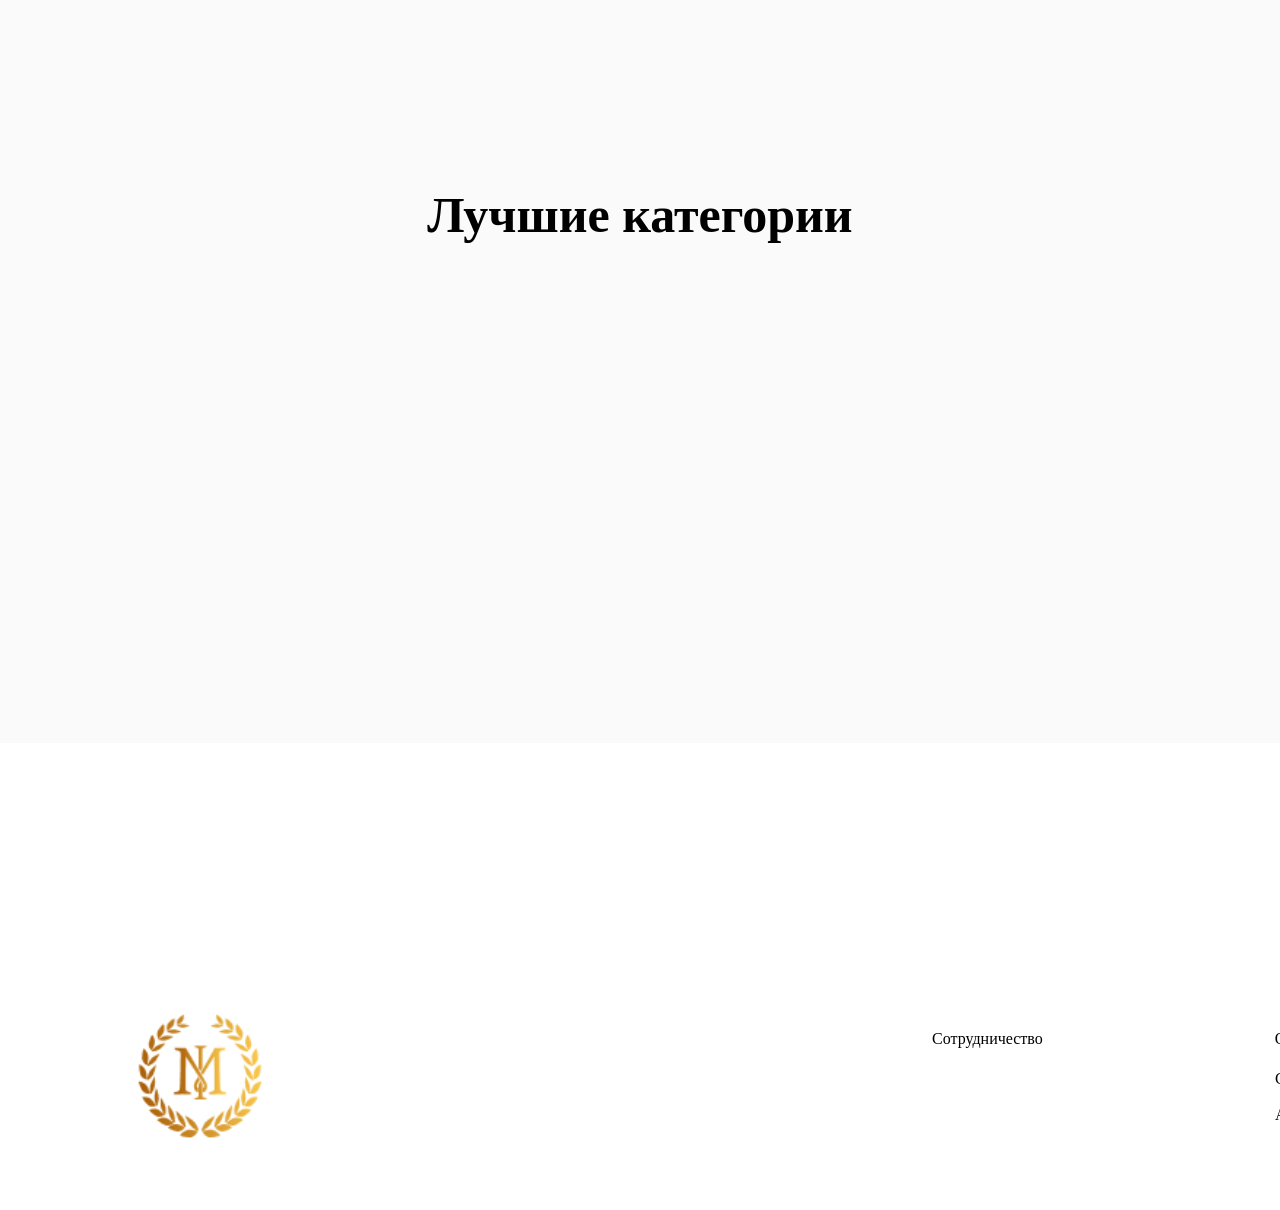
<file: shop3.html>
<!DOCTYPE html>
<html lang="en">
<head>
    <meta charset="UTF-8">
    <meta name="viewport" content="width=device-width, initial-scale=1.0">
    <title>Document</title>
    <link rel="stylesheet" href="./shop3.css">
    <link href="https://unpkg.com/aos@2.3.1/dist/aos.css" rel="stylesheet">
</head>
<body>
    <div class="contanier">
        <header>
            <div class="card">
                <div class="box">
                    <h3 class="text">RU</h3>
                    <h3 class="text_1">UZB</h3>
                </div>
                <div class="navbar">
                    <nav>
                        <ul>
                            <a href="./index.html"><h1 class="text_2">MILANDI</h1></a>
                            <li><a class="text_3" href="index.html">Главная</a></li>
                            <li><a class="text_4" href="./main.html">О нас</a></li>
                            <li><a class="text_4" href="./j.html">Категории</a></li>
                            <li><a class="text_4" href="./roe.html">Сотрудничество</a></li>
                        </ul>
                    </nav>
                    <button class="button">Войти</button>
                    <button class="button_1">Зарегистрироваться</button>
                    <img class="img" src="./ic_cart.png" alt="">
                </div>
            </div>
        </header>
        <article>
            <img class="img_1" src="./image 23 (3).png" alt="">
            <h1 class="text_5">Lorem ipsum dolor sit amet</h1>
            <img class="img_2" src="./Group 24.png" alt="">
            <h2 class="text_6">Lorem ipsum dolor sit amet, consectetur adipiscing elit. Aliquam 
            <br>    
            faucibus porttitor rutrum at tellus sodales libero. Eleifend non.</h2>
            <p class="text_7">More...</p>
            <h1 class="text_8">855 у.е.</h1>
            <p class="text_9">Size</p>
            <div class="f">
                <button class="button_2"><p><b>28</b></p></button>
                <button class="button_3"><p><b>30</b></p></button>
                <button class="button_4"><p><b>32</b></p></button>
                <button class="button_5"><p><b>34</b></p></button>
                <button class="button_6"><p><b>36</b></p></button>
            </div>
            <a href="buy3.html"><button class="btn">
                <h3>Добавить в корзину</h3>
            </button></a>
            <button class="btn_1">
                <h3>Быстрая покупка</h3>
            </button>
            <div class="f1">
                <img class="img_3" src="./image 23 (3).png" alt="">
                <img class="img_4" src="./image 23 (3).png" alt="">
                <img class="img_4" src="./image 23 (3).png" alt="">
                <img class="img_4" src="./image 23 (3).png" alt="">
            </div>
            <h1 class="text_10">Преимущества</h1>
            <h3 class="text_11">Delivery in 7 days</h3>
            <h3 class="text_11">Trusted seller</h3>
            <h3 class="text_12">90-day Buyer Protection</h3>
            <h3 class="text_13">Aviable to order</h3>
        </article>
        <section>
            <h1 class="text_14">Лучшие товары</h1>
            <div class="card_2">
                <div data-aos="zoom-in" class="card_3">
                    <img class="img_6" src="./image 23.png" alt="">
                    <h2 class="text_15">Lorem ipsum dolor sit 
                    <br>    
                    amet</h2>
                    <h4 class="text_15">Lorem ipsum dolor sit amet, 
                    <br>    
                    consectetur adipiscing elit. Sit sed 
                    <br>
                    odio sed nascetur.</h4>
                    <div class="box_5">
                        <img class="img_6" src="./Group 24.png" alt="">
                        <h4 class="text_16">855 у.е.</h4>
                    </div>
                    <button class="btn_3">
                        <a class="alt" href="./shop.html">Добавить в корзину</a>
                    </button>
                </div>
                <div data-aos="zoom-in" class="card_3">
                    <img class="img_6" src="./image 23 (1).png" alt="">
                    <h2 class="text_15">Lorem ipsum dolor sit 
                    <br>    
                    amet</h2>
                    <h4 class="text_15">Lorem ipsum dolor sit amet, 
                    <br>    
                    consectetur adipiscing elit. Sit sed 
                    <br>
                    odio sed nascetur.</h4>
                    <div class="box_5">
                        <img class="img_6" src="./Group 24 (1).png" alt="">
                        <h4 class="text_16">855 у.е.</h4>
                    </div>
                    <button class="btn_3">
                        <a class="alt" href="./shop1.html">Добавить в корзину</a>
                    </button>
                </div>
                <div data-aos="zoom-in" class="card_3">
                    <img class="img_6" src="./image 23 (2).png" alt="">
                    <h2 class="text_15">Lorem ipsum dolor sit 
                    <br>    
                    amet</h2>
                    <h4 class="text_15">Lorem ipsum dolor sit amet, 
                    <br>    
                    consectetur adipiscing elit. Sit sed 
                    <br>
                    odio sed nascetur.</h4>
                    <div class="box_5">
                        <img class="img_6" src="./Group 24.png" alt="">
                        <h4 class="text_16">855 у.е.</h4>
                    </div>
                    <button class="btn_3">
                        <a class="alt" href="./shop2.html">Добавить в корзину</a>
                    </button>
                </div>
                <div data-aos="zoom-in" class="card_3">
                    <img class="img_6" src="./image 23 (3).png" alt="">
                    <h2 class="text_15">Lorem ipsum dolor sit 
                    <br>    
                    amet</h2>
                    <h4 class="text_15">Lorem ipsum dolor sit amet, 
                    <br>    
                    consectetur adipiscing elit. Sit sed 
                    <br>
                    odio sed nascetur.</h4>
                    <div class="box_5">
                        <img class="img_6" src="./Group 24.png" alt="">
                        <h4 class="text_16">855 у.е.</h4>
                    </div>
                    <button class="btn_3">
                        <a class="alt" href="./shop3.html">Добавить в корзину</a>
                    </button>
                </div>
            </div>
        </section>
        <section>
            <h1 class="text_17">Лучшие категории</h1>
            <div data-aos="zoom-in-up" class="card_4">
                <img class="img_7" src="./image 21 (1).png" alt="">
                <img class="img_7" src="./image 23 (5).png" alt="">
                <img class="img_7" src="./image 24 (1).png" alt="">
                <img class="img_7" src="./image 25 (1).png" alt="">
            </div>
            <div data-aos="zoom-in-up" class="card_5">
                <h1 class="text_18">Women’s wear</h1>
                <h1 class="text_19">Men’s wear</h1>
                <h1 class="text_20">Kid’s wear</h1>
                <h1 class="text_21">Shoes</h1>
            </div>
        </section>
        <div class="footer">
            <div data-aos="zoom-in-right" class="g">
                <h2>про imperia</h2>
                <h2>контакты</h2>
                <h2>Меню</h2>
                <h2>категории</h2>
            </div>
        <div class="g1">
            <p data-aos="zoom-in-right" class="t100">Lorem ipsum dolor sit amet, 
            <br>    
            consectetur adipiscing elit. Eget
            <br>
            pretium aenean dignissim sit cursus 
            <br>
            dictumst adipiscing nunc.</p>
            <p data-aos="zoom-in-right" class="t101">+998 90 958 78 87</p>
            <p data-aos="zoom-in-right" class="t102">Главная</p>
            <p data-aos="zoom-in-right" class="t103">Женская одежда</p>
            </div>
            <div data-aos="zoom-in-right" class="g1">
                <p class="t4">support@fonon.uz</p>
                <p class="t6">О нас</p>
                <p class="t7">Мужская одежда</p>
            </div>
            <img class="img_8" src="./Group (2).png" alt="">
            <div data-aos="zoom-in-right" class="g1">
                <p class="t8">Категории</p>
                <p class="t9">Детская одежда</p>
            </div>
            <div class="g1">
                <p class="t10">Сотрудничество</p>
                <p class="t11">Обувь</p>
            </div>
            <p class="t12">Сумки</p>
            <p class="t13">Аксесуары</p>
        </div>
    </div>


    <script src="https://unpkg.com/aos@2.3.1/dist/aos.js"></script>
    <script>
        AOS.init();
    </script>
</body>
</html>
</file>
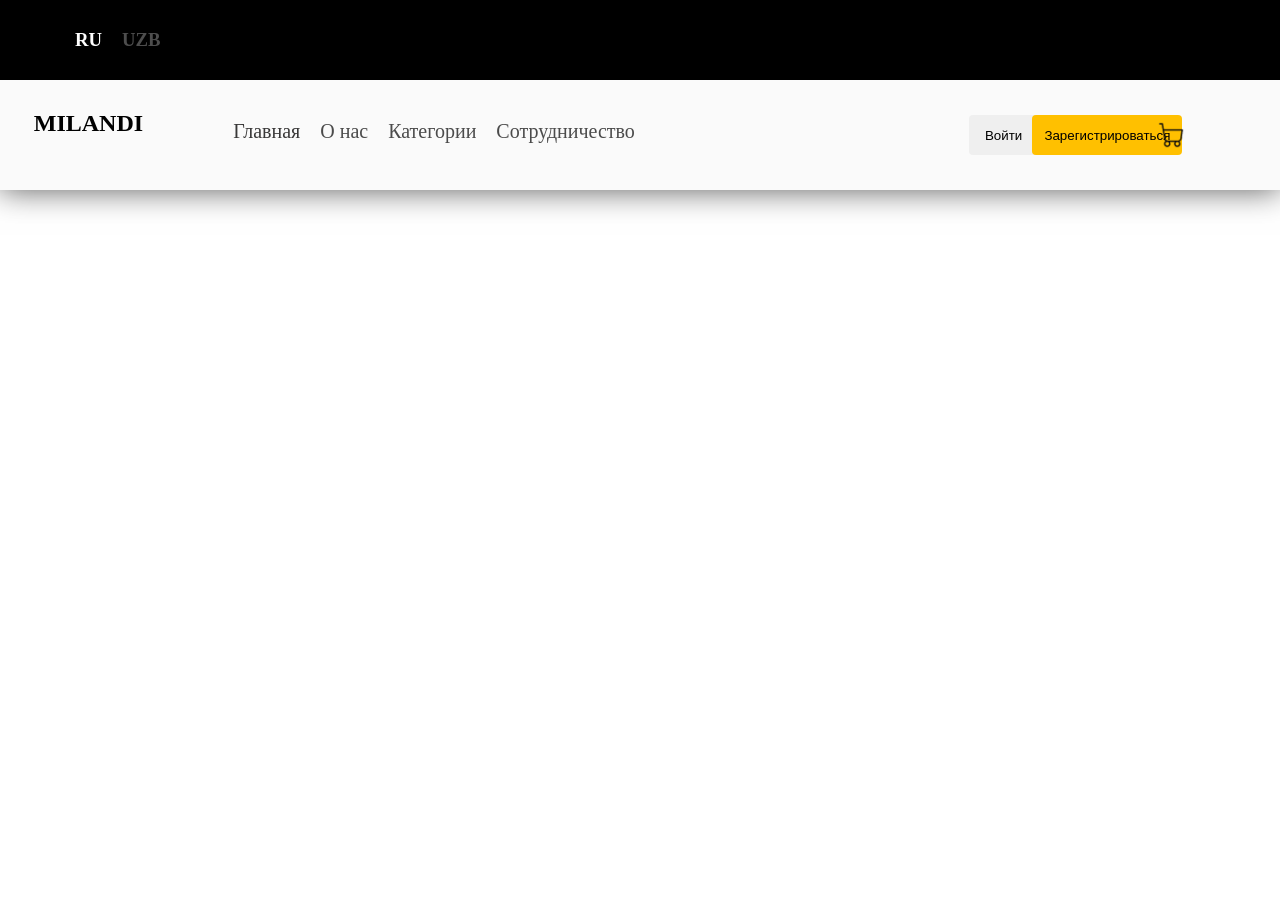
<file: u.html>
<!DOCTYPE html>
<html lang="en">
<head>
    <meta charset="UTF-8">
    <meta name="viewport" content="width=device-width, initial-scale=1.0">
    <title>Document</title>
    <link rel="stylesheet" href="u.css">
</head>
<body>
    <div class="contanier">
        <header>
            <div class="card">
                <div class="box">
                    <h3 class="text">RU</h3>
                    <h3 class="text_1">UZB</h3>
                </div>
                <div class="navbar">
                    <nav>
                        <ul>
                            <a href="./index.html"><h1 class="text_2">MILANDI</h1></a>
                            <li><a class="text_3" href="index.html">Главная</a></li>
                            <li><a class="text_4" href="./main.html">О нас</a></li>
                            <li><a class="text_4" href="./j.html">Категории</a></li>
                            <li><a class="text_4" href="roe.html">Сотрудничество</a></li>
                        </ul>
                    </nav>
                    <button class="button">Войти</button>
                    <button class="button_1">Зарегистрироваться</button>
                    <img class="img" src="./ic_cart.png" alt="">
                </div>
            </div>
        </header>
    </div>
</body>
</html>
</file>
<file: style.css>
* {
    margin: 0;
    padding: 0;
    box-sizing: border-box;
    text-decoration: none;
    list-style: none;
}
.contanier{
    max-width: 1580px;
    margin: 0;
}
.box{
    width: 100%;
    height: 80px;
    background-color: black;
    display: flex;
    padding-top: 29px;
    gap: 20px;
    padding-left: 75px;
}
.text{
    color: white;
}
.text_1{
    color: rgba(255, 255, 255, 0.3);
}
.navbar{
    display: flex;
    justify-content: space-evenly;
    padding-top: 40px;
}
nav,ul{
    display: flex;
    justify-content: center;
    gap: 20px;
}
.text_2{
    margin-top: -10px;
    color: black;
    margin-left: -60px;
}
.text_3{
    color: rgb(57, 56, 56);
    margin-top: 10px;
    font-size: 20px;
    margin-left: 70px;
}
.text_4{
    color: rgb(75, 75, 75);
    margin-top: 10px;
    font-size: 20px;
}
.button{
    margin-top: -5px;
    height: 40px;
    width: 70px;
    border-radius: 4px;
    border: none;
    margin-left: 240px;
    transition: all 0.7s ease;
}
.button:hover{
    background-color: rgba(255, 192, 0, 1);
}
.button_1{
    background-color: rgba(255, 192, 0, 1);
    margin-top: -5px;
    height: 40px;
    width: 150px;
    border-radius: 4px;
    border: none;
    margin-left: -100px;
    transition: all 0.7s ease;
}
.button_1:hover{
    background-color: rgba(0, 0, 0, 0.05);
}
.img{
    margin-left: -100px;
    width: 30px;
    height: 30px;
}
.box_1{
    background-color: rgba(255, 192, 0, 1);
    height: 1000px;
    margin-top: 30px;
}
.box_2{
    margin-top: -800px;
    background-color: black;
    height: 600px;
    justify-content: center;
    align-items: center;
}
.text_5{
    padding-top: 50px;
    color: white;
    margin-left: 75px;
    font-size: 45px;
}
.text_6{
    color: rgb(222, 222, 222);
    margin-left: 75px;
    margin-top: 40px;
    font-size: 17px;
}
.text_7{
    color: Yellow;
    margin-left: 75px;
    margin-top: 40px;
    font-size: 20px;
}
.img_1{
    margin-left: 800px;
    margin-top: -517px;
    height: 1002px;
}
section{
    margin-top: 200px;
    height: 1500px;
    background-color: rgba(242, 243, 247, 1);
}
.text_8{
    font-size: 50px;
    text-align: center;
    padding-top: 90px;
}
.card{
    display: flex;
    justify-content: space-evenly;
}
.card_1{
    margin-top: 30px;
    border-radius: 12px;
    background-color: white;
    width: 350px;
    height: 200px;
    text-align: center;
    align-items: center;
}
.img_2{
    margin-top: 40px;
    width: 40px;
    height: 40px;
}
.text_9{
    margin-top: 50px;
}
.card_2{
    margin-top: 50px;
    height: 400px;
    height: 550px;
    background-color: rgba(255, 255, 255, 1);
}
.text_10{
    margin-left: 15px;
}
.box_3{
    display: flex;
    margin-top: 5px;
}
.alt{
    font-size: 18px;
    color: black;
}
.img_4{
    margin-left: 15px;
}
.text_11{
    margin-left: 80px;
}
.btn{
    background-color: rgba(255, 192, 0, 1);
    border: none;
    height: 45px;
    width: 225px;
    margin-left: 18px;
    margin-top: 10px;
    border-radius: 6px;
    transition: all 1s ease;
}
.btn:hover{
    background-color: blue;
}
.box_4{
    display: flex;
    justify-content: space-evenly;
    margin-top: 20px;
}
.card_4{
    background-color: black;
    color: yellow;
    width: 264px;
    height: 80px;
    margin-top: -80px;
    margin-left: 93px;
    text-align: center;
    padding-top: 25px;
}
.box_5{
    background: radial-gradient(100% 1071.07% at 0% 0%, #0F0D2B 0%, #0C0926 100%) /* warning: gradient uses a rotation that is not supported by CSS and may not behave as expected */;
    width: 100%;
    height: 400px;
    margin-top: 350px;
}
.img_5{
    margin-top: -180px;
    margin-left: 50px;
}
.text_12{
    color: white;
    margin-left: 600px;
    margin-top: -320px;
    font-size: 40px;
}
.text_13{
    color: white;
    margin-left: 600px;
    margin-top: 40px;
    font-size: 19px;
}
.d{
    margin-top: 30px;
    display: flex;
}
.button_2{
    background-color: white;
    border-radius: 6px;
    width: 160px;
    height: 55.5px;
    margin-left: 600px;
    margin-top: 0px;
    border: none;
    transition: all 0.5s ease;
}
.button_2:hover{
    width: 175px;
    height: 65px;
    box-shadow: 0  0 10px blue;
}
.button_3{
    background-color: white;
    display: block;
    border-radius: 6px;
    width: 150px;
    height: 50px;
    margin-left: 50px;
    margin-top: 0px;
    border: none;
    transition: all 0.5s ease;
}
.button_3:hover{
    width: 180px;
    height: 65px;
    box-shadow: 0  0 10px blue;
}
.img_6{
    margin-top: 1310px;
}
.l{
    display: flex;
    margin-top: 500px;
}
.box_6{
    background-color: white;
    width: 1000px;
    margin-left: 0px;
    height: 470px;
    margin-top: 1310px;
}
.text_14{
    margin-left: 30px;;
    margin-top: 90px;
    font-size: 45px;
}
.text_15{
    margin: 30px;
    font-size: 18px;
}
.button_4{
    background-color: rgba(255, 192, 0, 1);
    height: 40px;
    width: 150px;
    border-radius: 4px;
    border: none;
    margin: 30px;
    margin-top: -5px;
    transition: all 0.7s ease;
}
.box_7{
    height: 600px;
    width: 100%;
    background-color: rgba(255, 192, 0, 1);
    margin-top: 350px;
}
.text_16{
    font-size: 50px;
    text-align: center;
    padding-top: 240px;
}
.K{
    background-color: rgba(242, 243, 247, 1);
    width: 100%;
    height: 80px;
}
.footer{
    background-color: white;
    height: 370px;
}
.g{
    display: flex;
    justify-content: space-around;
    padding-top: 30px;
}
.g1{
    display: flex;
    padding-top: 30px;
}
.t{
    margin-left: 140px;
}
.t1{
    margin-left: 175px;
}
.t2{
    margin-left: 265px;
}
.t3{
    margin-left: 290px;
}
.t4{
    margin-left: 550px;
    margin-top: -60px;
}
.t6{
    margin-left: 263px;
    margin-top: -60px;
}
.t7{
    margin-left: 300px;
    margin-top: -60px;
}
.img_7{
    animation: move 8s linear infinite;
    margin-left: 130px;
    height: 140px;
}
@keyframes move{
    from{
        transform: rotate(odeg);
    }
    to{
        transform: rotate(360deg);
    }
}
.t8{
    margin-left: 932px;
    margin-top: -190px;
}
.t9{
    margin-left: 270px;
    margin-top: -190px;
}
.t10{
    margin-left: 932px;
    margin-top: -180px;
}
.t11{
    margin-left: 232px;
    margin-top: -180px;
}
.t12{
    margin-top: -140px;
    margin-left: 1275px;
}
.t13{
    margin-left: 1275px;
    margin-top: 18px;
}
</file>
<file: buy.css>
* {
    margin: 0;
    padding: 0;
    box-sizing: border-box;
    text-decoration: none;
    list-style: none;
}
.contanier{
    max-width: 1580px;
    margin: 0;
    background-color: rgba(250, 250, 250, 1);
}
.card{
    box-shadow: 0  0 30px rgb(90, 90, 90);
    height: 190px;
}
.box{
    width: 100%;
    height: 80px;
    background-color: black;
    display: flex;
    padding-top: 29px;
    gap: 20px;
    padding-left: 75px;
}
.box_1{
    box-shadow: 0  0 30px rgb(90, 90, 90);
    display: flex;
    justify-content: space-evenly;
    padding-top: 40px;
    width: 100%;
    margin-top: -40px;
    height: 110px;
}
.text{
    color: white;
}
.text_1{
    color: rgba(255, 255, 255, 0.3)
    ;
}
.navbar{
    display: flex;
    justify-content: space-evenly;
    padding-top: 40px;
}
nav,ul{
    display: flex;
    justify-content: center;
    gap: 20px;
}
.text_2{
    margin-top: -10px;
    color: black;
    margin-left: -60px;
}
.text_3{
    color: rgb(57, 56, 56);
    margin-top: 10px;
    font-size: 20px;
    margin-left: 70px;
}
.text_4{
    color: rgb(75, 75, 75);
    margin-top: 10px;
    font-size: 20px;
}
.button{
    margin-top: -5px;
    height: 40px;
    width: 70px;
    border-radius: 4px;
    border: none;
    margin-left: 240px;
    transition: all 0.7s ease;
}
.button:hover{
    background-color: rgba(255, 192, 0, 1);
}
.button_1{
    background-color: rgba(255, 192, 0, 1);
    margin-top: -5px;
    height: 40px;
    width: 150px;
    border-radius: 4px;
    border: none;
    margin-left: -100px;
    transition: all 0.7s ease;
}
.button_1:hover{
    background-color: rgba(0, 0, 0, 0.05);
}
.img{
    margin-left: -120px;
    width: 30px;
    height: 30px;
}
.img_1{
    margin-left: 150px;
    margin-top: 85px;
}
.text_5{
    margin-left: 100px;
    font-size: 30px;
    padding-top: 30px;
    margin-left: 120px;    
}
.card_1{
    background-color: white;
    width: 67%;
    height: 294px;
    border-radius: 12px;
    margin-left: 340px;
    margin-top: -298px;
}
.img_2{
    margin-left: 980px;
    margin-top: -230px;
    width: 24px;
    height: 24px;
    transition: all 1s ease;
}
.img_2:hover{
    background-color: red;
    transition: all 0.3 ease;
}
.text_6{
    font-size: 18px;
    margin-left: 120px;
    margin-top: 60px;
}
.d{
    display: flex;
}
.text_7{
    font-size: 20px;
    margin-left: 120px;
    margin-top: 25px;
}
.text_8{
    font-size: 19px;
    margin-top: 26px;
    margin-left: 40px;
}
.text_9{
    font-size: 20px;
    margin-top: 25px;
    margin-left: 14px;
}
.img_3{
    margin-top: 20px;
    margin-left: 500px;
}
.text_10{
    margin-left: 150px;
    font-size: 24px;
    margin-top: 70px;
}
.text_11{
    margin-top: 70px;
    margin-left: 15px;
    font-size: 24px;
}
.button_2{
    margin-top: 50px;
    background-color: rgba(255, 192, 0, 1);
    border: none;
    margin-left: 592px;
    width: 350px;
    height: 70px;
}
.text_14{
    font-size: 60px;
    text-align: center;
    padding-top: 90px;
}
.card_2{
    display: flex;
    justify-content: space-evenly;
}
.card_3{
    margin-top: 50px;
    height: 400px;
    height: 350px;
    background-color: rgba(255, 255, 255, 1);
}
.text_15{
    margin-left: 15px;
}
.box_5{
    display: flex;
    margin-top: 5px;
}
.alt{
    font-size: 18px;
    color: black;
}
.img_6{
    margin-left: px;
}
.text_16{
    margin-left: 80px;
}
.btn_3{
    background-color: rgba(255, 192, 0, 1);
    border: none;
    height: 45px;
    width: 225px;
    margin-left: 18px;
    margin-top: 10px;
    border-radius: 6px;
    transition: all 1s ease;
}
.btn_3:hover{
    background-color: blue;
}
.footer{
    background-color: white;
    height: 330px;
    margin-top: 260px;
}
.g{
    display: flex;
    justify-content: space-around;
    padding-top: 50px;
}
.g1{
    display: flex;
    padding-top: 30px;
}
.t100{
    margin-left: 140px;
}
.t101{
    margin-left: 175px;
}
.t102{
    margin-left: 265px;
}
.t103{
    margin-left: 290px;
}
.t4{
    margin-left: 550px;
    margin-top: -60px;
}
.t6{
    margin-left: 263px;
    margin-top: -60px;
}
.t7{
    margin-left: 300px;
    margin-top: -60px;
}
.img_8{
    margin-left: 130px;
    height: 140px;
    animation: move 8s linear infinite;
}
@keyframes move{
    from{
        transform: rotate(odeg);
    }
    to{
        transform: rotate(360deg);
    }
}
.t8{
    margin-left: 932px;
    margin-top: -190px;
}
.t9{
    margin-left: 270px;
    margin-top: -190px;
}
.t10{
    margin-left: 932px;
    margin-top: -180px;
}
.t11{
    margin-left: 232px;
    margin-top: -180px;
}
.t12{
    margin-top: -140px;
    margin-left: 1275px;
}
.t13{
    margin-left: 1275px;
    margin-top: 18px;
}
</file>
<file: buy1.css>
* {
    margin: 0;
    padding: 0;
    box-sizing: border-box;
    text-decoration: none;
    list-style: none;
}
.contanier{
    max-width: 1580px;
    margin: 0;
    background-color: rgba(250, 250, 250, 1);
}
.card{
    box-shadow: 0  0 30px rgb(90, 90, 90);
    height: 190px;
}
.box{
    width: 100%;
    height: 80px;
    background-color: black;
    display: flex;
    padding-top: 29px;
    gap: 20px;
    padding-left: 75px;
}
.box_1{
    box-shadow: 0  0 30px rgb(90, 90, 90);
    display: flex;
    justify-content: space-evenly;
    padding-top: 40px;
    width: 100%;
    margin-top: -40px;
    height: 110px;
}
.text{
    color: white;
}
.text_1{
    color: rgba(255, 255, 255, 0.3)
    ;
}
.navbar{
    display: flex;
    justify-content: space-evenly;
    padding-top: 40px;
}
nav,ul{
    display: flex;
    justify-content: center;
    gap: 20px;
}
.text_2{
    margin-top: -10px;
    color: black;
    margin-left: -60px;
}
.text_3{
    color: rgb(57, 56, 56);
    margin-top: 10px;
    font-size: 20px;
    margin-left: 70px;
}
.text_4{
    color: rgb(75, 75, 75);
    margin-top: 10px;
    font-size: 20px;
}
.button{
    margin-top: -5px;
    height: 40px;
    width: 70px;
    border-radius: 4px;
    border: none;
    margin-left: 240px;
    transition: all 0.7s ease;
}
.button:hover{
    background-color: rgba(255, 192, 0, 1);
}
.button_1{
    background-color: rgba(255, 192, 0, 1);
    margin-top: -5px;
    height: 40px;
    width: 150px;
    border-radius: 4px;
    border: none;
    margin-left: -100px;
    transition: all 0.7s ease;
}
.button_1:hover{
    background-color: rgba(0, 0, 0, 0.05);
}
.img{
    margin-left: -120px;
    width: 30px;
    height: 30px;
}
.img_1{
    margin-left: 150px;
    margin-top: 85px;
    height: 295px;
}
.text_5{
    margin-left: 100px;
    font-size: 30px;
    padding-top: 30px;
    margin-left: 120px;    
}
.card_1{
    background-color: white;
    width: 67%;
    height: 294px;
    border-radius: 12px;
    margin-left: 340px;
    margin-top: -298px;
}
.img_2{
    margin-left: 980px;
    margin-top: -230px;
    width: 24px;
    height: 24px;
    transition: all 1s ease;
}
.img_2:hover{
    background-color: red;
    transition: all 0.3 ease;
}
.text_6{
    font-size: 18px;
    margin-left: 120px;
    margin-top: 60px;
}
.d{
    display: flex;
}
.text_7{
    font-size: 20px;
    margin-left: 120px;
    margin-top: 25px;
}
.text_8{
    font-size: 19px;
    margin-top: 26px;
    margin-left: 40px;
}
.text_9{
    font-size: 20px;
    margin-top: 25px;
    margin-left: 14px;
}
.img_3{
    margin-top: 20px;
    margin-left: 500px;
}
.text_10{
    margin-left: 150px;
    font-size: 24px;
    margin-top: 70px;
}
.text_11{
    margin-top: 70px;
    margin-left: 15px;
    font-size: 24px;
}
.button_2{
    margin-top: 50px;
    background-color: rgba(255, 192, 0, 1);
    border: none;
    margin-left: 592px;
    width: 350px;
    height: 70px;
}
.text_14{
    font-size: 60px;
    text-align: center;
    padding-top: 90px;
}
.card_2{
    display: flex;
    justify-content: space-evenly;
}
.card_3{
    margin-top: 50px;
    height: 400px;
    height: 350px;
    background-color: rgba(255, 255, 255, 1);
}
.text_15{
    margin-left: 15px;
}
.box_5{
    display: flex;
    margin-top: 5px;
}
.alt{
    font-size: 18px;
    color: black;
}
.img_6{
    margin-left: px;
}
.text_16{
    margin-left: 80px;
}
.btn_3{
    background-color: rgba(255, 192, 0, 1);
    border: none;
    height: 45px;
    width: 225px;
    margin-left: 18px;
    margin-top: 10px;
    border-radius: 6px;
    transition: all 1s ease;
}
.btn_3:hover{
    background-color: blue;
}
.footer{
    background-color: white;
    height: 330px;
    margin-top: 260px;
}
.g{
    display: flex;
    justify-content: space-around;
    padding-top: 50px;
}
.g1{
    display: flex;
    padding-top: 30px;
}
.t100{
    margin-left: 140px;
}
.t101{
    margin-left: 175px;
}
.t102{
    margin-left: 265px;
}
.t103{
    margin-left: 290px;
}
.t4{
    margin-left: 550px;
    margin-top: -60px;
}
.t6{
    margin-left: 263px;
    margin-top: -60px;
}
.t7{
    margin-left: 300px;
    margin-top: -60px;
}
.img_8{
    margin-left: 130px;
    height: 140px;
    animation: move 8s linear infinite;
}
@keyframes move{
    from{
        transform: rotate(odeg);
    }
    to{
        transform: rotate(360deg);
    }
}
.t8{
    margin-left: 932px;
    margin-top: -190px;
}
.t9{
    margin-left: 270px;
    margin-top: -190px;
}
.t10{
    margin-left: 932px;
    margin-top: -180px;
}
.t11{
    margin-left: 232px;
    margin-top: -180px;
}
.t12{
    margin-top: -140px;
    margin-left: 1275px;
}
.t13{
    margin-left: 1275px;
    margin-top: 18px;
}
</file>
<file: buy2.css>
* {
    margin: 0;
    padding: 0;
    box-sizing: border-box;
    text-decoration: none;
    list-style: none;
}
.contanier{
    max-width: 1580px;
    margin: 0;
    background-color: rgba(250, 250, 250, 1);
}
.card{
    box-shadow: 0  0 30px rgb(90, 90, 90);
    height: 190px;
}
.box{
    width: 100%;
    height: 80px;
    background-color: black;
    display: flex;
    padding-top: 29px;
    gap: 20px;
    padding-left: 75px;
}
.box_1{
    box-shadow: 0  0 30px rgb(90, 90, 90);
    display: flex;
    justify-content: space-evenly;
    padding-top: 40px;
    width: 100%;
    margin-top: -40px;
    height: 110px;
}
.text{
    color: white;
}
.text_1{
    color: rgba(255, 255, 255, 0.3)
    ;
}
.navbar{
    display: flex;
    justify-content: space-evenly;
    padding-top: 40px;
}
nav,ul{
    display: flex;
    justify-content: center;
    gap: 20px;
}
.text_2{
    margin-top: -10px;
    color: black;
    margin-left: -60px;
}
.text_3{
    color: rgb(57, 56, 56);
    margin-top: 10px;
    font-size: 20px;
    margin-left: 70px;
}
.text_4{
    color: rgb(75, 75, 75);
    margin-top: 10px;
    font-size: 20px;
}
.button{
    margin-top: -5px;
    height: 40px;
    width: 70px;
    border-radius: 4px;
    border: none;
    margin-left: 240px;
    transition: all 0.7s ease;
}
.button:hover{
    background-color: rgba(255, 192, 0, 1);
}
.button_1{
    background-color: rgba(255, 192, 0, 1);
    margin-top: -5px;
    height: 40px;
    width: 150px;
    border-radius: 4px;
    border: none;
    margin-left: -100px;
    transition: all 0.7s ease;
}
.button_1:hover{
    background-color: rgba(0, 0, 0, 0.05);
}
.img{
    margin-left: -120px;
    width: 30px;
    height: 30px;
}
.img_1{
    margin-left: 150px;
    margin-top: 85px;
    height: 295px;
}
.text_5{
    margin-left: 100px;
    font-size: 30px;
    padding-top: 30px;
    margin-left: 120px;    
}
.card_1{
    background-color: white;
    width: 67%;
    height: 294px;
    border-radius: 12px;
    margin-left: 340px;
    margin-top: -298px;
}
.img_2{
    margin-left: 980px;
    margin-top: -230px;
    width: 24px;
    height: 24px;
    transition: all 1s ease;
}
.img_2:hover{
    background-color: red;
    transition: all 0.3 ease;
}
.text_6{
    font-size: 18px;
    margin-left: 120px;
    margin-top: 60px;
}
.d{
    display: flex;
}
.text_7{
    font-size: 20px;
    margin-left: 120px;
    margin-top: 25px;
}
.text_8{
    font-size: 19px;
    margin-top: 26px;
    margin-left: 40px;
}
.text_9{
    font-size: 20px;
    margin-top: 25px;
    margin-left: 14px;
}
.img_3{
    margin-top: 20px;
    margin-left: 500px;
}
.text_10{
    margin-left: 150px;
    font-size: 24px;
    margin-top: 70px;
}
.text_11{
    margin-top: 70px;
    margin-left: 15px;
    font-size: 24px;
}
.button_2{
    margin-top: 50px;
    background-color: rgba(255, 192, 0, 1);
    border: none;
    margin-left: 592px;
    width: 350px;
    height: 70px;
}
.text_14{
    font-size: 60px;
    text-align: center;
    padding-top: 90px;
}
.card_2{
    display: flex;
    justify-content: space-evenly;
}
.card_3{
    margin-top: 50px;
    height: 400px;
    height: 350px;
    background-color: rgba(255, 255, 255, 1);
}
.text_15{
    margin-left: 15px;
}
.box_5{
    display: flex;
    margin-top: 5px;
}
.alt{
    font-size: 18px;
    color: black;
}
.img_6{
    margin-left: px;
}
.text_16{
    margin-left: 80px;
}
.btn_3{
    background-color: rgba(255, 192, 0, 1);
    border: none;
    height: 45px;
    width: 225px;
    margin-left: 18px;
    margin-top: 10px;
    border-radius: 6px;
    transition: all 1s ease;
}
.btn_3:hover{
    background-color: blue;
}
.footer{
    background-color: white;
    height: 330px;
    margin-top: 260px;
}
.g{
    display: flex;
    justify-content: space-around;
    padding-top: 50px;
}
.g1{
    display: flex;
    padding-top: 30px;
}
.t100{
    margin-left: 140px;
}
.t101{
    margin-left: 175px;
}
.t102{
    margin-left: 265px;
}
.t103{
    margin-left: 290px;
}
.t4{
    margin-left: 550px;
    margin-top: -60px;
}
.t6{
    margin-left: 263px;
    margin-top: -60px;
}
.t7{
    margin-left: 300px;
    margin-top: -60px;
}
.img_8{
    margin-left: 130px;
    height: 140px;
    animation: move 8s linear infinite;
}
@keyframes move{
    from{
        transform: rotate(odeg);
    }
    to{
        transform: rotate(360deg);
    }
}
.t8{
    margin-left: 932px;
    margin-top: -190px;
}
.t9{
    margin-left: 270px;
    margin-top: -190px;
}
.t10{
    margin-left: 932px;
    margin-top: -180px;
}
.t11{
    margin-left: 232px;
    margin-top: -180px;
}
.t12{
    margin-top: -140px;
    margin-left: 1275px;
}
.t13{
    margin-left: 1275px;
    margin-top: 18px;
}
</file>
<file: buy3.css>
* {
    margin: 0;
    padding: 0;
    box-sizing: border-box;
    text-decoration: none;
    list-style: none;
}
.contanier{
    max-width: 1580px;
    margin: 0;
    background-color: rgba(250, 250, 250, 1);
}
.card{
    box-shadow: 0  0 30px rgb(90, 90, 90);
    height: 190px;
}
.box{
    width: 100%;
    height: 80px;
    background-color: black;
    display: flex;
    padding-top: 29px;
    gap: 20px;
    padding-left: 75px;
}
.box_1{
    box-shadow: 0  0 30px rgb(90, 90, 90);
    display: flex;
    justify-content: space-evenly;
    padding-top: 40px;
    width: 100%;
    margin-top: -40px;
    height: 110px;
}
.text{
    color: white;
}
.text_1{
    color: rgba(255, 255, 255, 0.3)
    ;
}
.navbar{
    display: flex;
    justify-content: space-evenly;
    padding-top: 40px;
}
nav,ul{
    display: flex;
    justify-content: center;
    gap: 20px;
}
.text_2{
    margin-top: -10px;
    color: black;
    margin-left: -60px;
}
.text_3{
    color: rgb(57, 56, 56);
    margin-top: 10px;
    font-size: 20px;
    margin-left: 70px;
}
.text_4{
    color: rgb(75, 75, 75);
    margin-top: 10px;
    font-size: 20px;
}
.button{
    margin-top: -5px;
    height: 40px;
    width: 70px;
    border-radius: 4px;
    border: none;
    margin-left: 240px;
    transition: all 0.7s ease;
}
.button:hover{
    background-color: rgba(255, 192, 0, 1);
}
.button_1{
    background-color: rgba(255, 192, 0, 1);
    margin-top: -5px;
    height: 40px;
    width: 150px;
    border-radius: 4px;
    border: none;
    margin-left: -100px;
    transition: all 0.7s ease;
}
.button_1:hover{
    background-color: rgba(0, 0, 0, 0.05);
}
.img{
    margin-left: -120px;
    width: 30px;
    height: 30px;
}
.img_1{
    margin-left: 150px;
    margin-top: 85px;
    height: 295px;
}
.text_5{
    margin-left: 100px;
    font-size: 30px;
    padding-top: 30px;
    margin-left: 120px;    
}
.card_1{
    background-color: white;
    width: 67%;
    height: 294px;
    border-radius: 12px;
    margin-left: 340px;
    margin-top: -298px;
}
.img_2{
    margin-left: 980px;
    margin-top: -230px;
    width: 24px;
    height: 24px;
    transition: all 1s ease;
}
.img_2:hover{
    background-color: red;
    transition: all 0.3 ease;
}
.text_6{
    font-size: 18px;
    margin-left: 120px;
    margin-top: 60px;
}
.d{
    display: flex;
}
.text_7{
    font-size: 20px;
    margin-left: 120px;
    margin-top: 25px;
}
.text_8{
    font-size: 19px;
    margin-top: 26px;
    margin-left: 40px;
}
.text_9{
    font-size: 20px;
    margin-top: 25px;
    margin-left: 14px;
}
.img_3{
    margin-top: 20px;
    margin-left: 500px;
}
.text_10{
    margin-left: 150px;
    font-size: 24px;
    margin-top: 70px;
}
.text_11{
    margin-top: 70px;
    margin-left: 15px;
    font-size: 24px;
}
.button_2{
    margin-top: 50px;
    background-color: rgba(255, 192, 0, 1);
    border: none;
    margin-left: 592px;
    width: 350px;
    height: 70px;
}
.text_14{
    font-size: 60px;
    text-align: center;
    padding-top: 90px;
}
.card_2{
    display: flex;
    justify-content: space-evenly;
}
.card_3{
    margin-top: 50px;
    height: 400px;
    height: 350px;
    background-color: rgba(255, 255, 255, 1);
}
.text_15{
    margin-left: 15px;
}
.box_5{
    display: flex;
    margin-top: 5px;
}
.alt{
    font-size: 18px;
    color: black;
}
.img_6{
    margin-left: px;
}
.text_16{
    margin-left: 80px;
}
.btn_3{
    background-color: rgba(255, 192, 0, 1);
    border: none;
    height: 45px;
    width: 225px;
    margin-left: 18px;
    margin-top: 10px;
    border-radius: 6px;
    transition: all 1s ease;
}
.btn_3:hover{
    background-color: blue;
}
.footer{
    background-color: white;
    height: 330px;
    margin-top: 260px;
}
.g{
    display: flex;
    justify-content: space-around;
    padding-top: 50px;
}
.g1{
    display: flex;
    padding-top: 30px;
}
.t100{
    margin-left: 140px;
}
.t101{
    margin-left: 175px;
}
.t102{
    margin-left: 265px;
}
.t103{
    margin-left: 290px;
}
.t4{
    margin-left: 550px;
    margin-top: -60px;
}
.t6{
    margin-left: 263px;
    margin-top: -60px;
}
.t7{
    margin-left: 300px;
    margin-top: -60px;
}
.img_8{
    margin-left: 130px;
    height: 140px;
    animation: move 8s linear infinite;
}
@keyframes move{
    from{
        transform: rotate(odeg);
    }
    to{
        transform: rotate(360deg);
    }
}
.t8{
    margin-left: 932px;
    margin-top: -190px;
}
.t9{
    margin-left: 270px;
    margin-top: -190px;
}
.t10{
    margin-left: 932px;
    margin-top: -180px;
}
.t11{
    margin-left: 232px;
    margin-top: -180px;
}
.t12{
    margin-top: -140px;
    margin-left: 1275px;
}
.t13{
    margin-left: 1275px;
    margin-top: 18px;
}
</file>
<file: j.css>
* {
    margin: 0;
    padding: 0;
    box-sizing: border-box;
    text-decoration: none;
    list-style: none;
}
.contanier{
    max-width: 1580px;
    margin: 0;
    background-color: rgba(250, 250, 250, 1);
}
.card{
    box-shadow: 0  0 30px rgb(90, 90, 90);
    height: 190px;
}
.box{
    width: 100%;
    height: 80px;
    background-color: black;
    display: flex;
    padding-top: 29px;
    gap: 20px;
    padding-left: 75px;
}
.box_1{
    box-shadow: 0  0 30px rgb(90, 90, 90);
    display: flex;
    justify-content: space-evenly;
    padding-top: 40px;
    width: 100%;
    margin-top: -40px;
    height: 110px;
}
.text{
    color: white;
}
.text_1{
    color: rgba(255, 255, 255, 0.3)
    ;
}
.navbar{
    display: flex;
    justify-content: space-evenly;
    padding-top: 40px;
}
nav,ul{
    display: flex;
    justify-content: center;
    gap: 20px;
}
.text_2{
    margin-top: -10px;
    color: black;
    margin-left: -60px;
}
.text_3{
    color: rgb(57, 56, 56);
    margin-top: 10px;
    font-size: 20px;
    margin-left: 70px;
}
.text_4{
    color: rgb(75, 75, 75);
    margin-top: 10px;
    font-size: 20px;
}
.button{
    margin-top: -5px;
    height: 40px;
    width: 70px;
    border-radius: 4px;
    border: none;
    margin-left: 240px;
    transition: all 0.7s ease;
}
.button:hover{
    background-color: rgba(255, 192, 0, 1);
}
.button_1{
    background-color: rgba(255, 192, 0, 1);
    margin-top: -5px;
    height: 40px;
    width: 150px;
    border-radius: 4px;
    border: none;
    margin-left: -100px;
    transition: all 0.7s ease;
}
.button_1:hover{
    background-color: rgba(0, 0, 0, 0.05);
}
.img{
    margin-left: -120px;
    width: 30px;
    height: 30px;
}
.text_5{
    font-size: 50px;
    margin-top: 50px;
    text-align: center;
    transition: all 2s ease;
}
.text_5:hover{
    transform: rotate(-10deg);
}
.card_1{
    display: flex;
    margin-top: 80px;
    justify-content: center;
    gap: 30px;
}
.img_1{
    width: 290px;
}
.card_2{
    display: flex;
    margin-top: 30px;
}
.text_6{
    margin-left: 180px;
}
.text_7{
    margin-left: 130px;
}
.text_8{
    margin-left: 180px;
}
.text_9{
    margin-left: 200px;
}
.text_10{
    margin-left: 230px;
}
.text_11{
    margin-left: 190px;
}
.text_12{
    margin-left: 170px;
}
.text_13{
    margin-left: 160px;
}
.card_3{
    display: flex;
    margin-top: 80px;
    margin-left: 130px;
    gap: 30px;
}
.card_4{
    margin-left: 170px;
    display: flex;
    gap: 130px;
    margin-top: 20px;
}
.footer{
    background-color: white;
    height: 330px;
    margin-top: 60px;
}
.g{
    display: flex;
    justify-content: space-around;
    padding-top: 50px;
}
.g1{
    display: flex;
    padding-top: 30px;
}
.t100{
    margin-left: 140px;
}
.t101{
    margin-left: 175px;
}
.t102{
    margin-left: 265px;
}
.t103{
    margin-left: 290px;
}
.t4{
    margin-left: 550px;
    margin-top: -60px;
}
.t6{
    margin-left: 263px;
    margin-top: -60px;
}
.t7{
    margin-left: 300px;
    margin-top: -60px;
}
.img_7{
    margin-left: 130px;
    height: 140px;
    animation: move 8s linear infinite;
}
@keyframes move{
    from{
        transform: rotate(odeg);
    }
    to{
        transform: rotate(360deg);
    }
}
.t8{
    margin-left: 932px;
    margin-top: -190px;
}
.t9{
    margin-left: 270px;
    margin-top: -190px;
}
.t10{
    margin-left: 932px;
    margin-top: -180px;
}
.t11{
    margin-left: 232px;
    margin-top: -180px;
}
.t12{
    margin-top: -140px;
    margin-left: 1275px;
}
.t13{
    margin-left: 1275px;
    margin-top: 18px;
}
</file>
<file: k.css>
* {
    margin: 0;
    padding: 0;
    box-sizing: border-box;
    text-decoration: none;
    list-style: none;
}
.contanier{
    max-width: 1580px;
    margin: 0;
    background-color: rgba(250, 250, 250, 1);
}
.card{
    box-shadow: 0  0 30px rgb(90, 90, 90);
    height: 190px;
}
.box{
    width: 100%;
    height: 80px;
    background-color: black;
    display: flex;
    padding-top: 29px;
    gap: 20px;
    padding-left: 75px;
}
.box_1{
    box-shadow: 0  0 30px rgb(90, 90, 90);
    display: flex;
    justify-content: space-evenly;
    padding-top: 40px;
    width: 100%;
    margin-top: -40px;
    height: 110px;
}
.text{
    color: white;
}
.text_1{
    color: rgba(255, 255, 255, 0.3)
    ;
}
.navbar{
    display: flex;
    justify-content: space-evenly;
    padding-top: 40px;
}
nav,ul{
    display: flex;
    justify-content: center;
    gap: 20px;
}
.text_2{
    margin-top: -10px;
    color: black;
    margin-left: -60px;
}
.text_3{
    color: rgb(57, 56, 56);
    margin-top: 10px;
    font-size: 20px;
    margin-left: 70px;
}
.text_4{
    color: rgb(75, 75, 75);
    margin-top: 10px;
    font-size: 20px;
}
.button{
    margin-top: -5px;
    height: 40px;
    width: 70px;
    border-radius: 4px;
    border: none;
    margin-left: 240px;
    transition: all 0.7s ease;
}
.button:hover{
    background-color: rgba(255, 192, 0, 1);
}
.button_1{
    background-color: rgba(255, 192, 0, 1);
    margin-top: -5px;
    height: 40px;
    width: 150px;
    border-radius: 4px;
    border: none;
    margin-left: -100px;
    transition: all 0.7s ease;
}
.button_1:hover{
    background-color: rgba(0, 0, 0, 0.05);
}
.img{
    margin-left: -120px;
    width: 30px;
    height: 30px;
}
.text_5{
    text-align: center;
    margin-top: 80px;
    font-size: 42px;
}
.box_2{
    background-color: rgba(255, 192, 0, 1);
    margin-top: 100px;
    width: 450px;
    margin-left: 130px;
    height: 109px;
}
.d{
    display: flex;
}
.text_6{
    font-size: 23px;
    margin-left: 20px;
    margin-top: 20px;
}
.text_7{
    font-size: 23px;
    margin-left: 160px;
    margin-top: 20px;
}
.text_8{
    font-size: 23px;
    margin-left: 128px;
    margin-top: 20px;
}
.input{
    margin-left: 750px;
    margin-top: -100px;
    display: block;
    border-radius: 6px;
    border: solid 1px rgba(219, 222, 231, 1);
    height: 50px;
    width: 500px;
    font-size: 20px;
    padding-left: 10px;
}
.input_1{
    margin-left: 750px;
    margin-top: 20px;
    padding-left: 10px;
    display: block;
    border-radius: 6px;
    border: solid 1px rgba(219, 222, 231, 1);
    height: 50px;
    width: 500px;
    font-size: 20px;
}
.img_1{
    margin-top: -125px;
    height: 50px;
}
.img_2{
    height: 50px;
    margin-top: -125px;
    margin-left: 85px;
}
.text_9{
    text-align: center;
    margin-top: 200px;
    font-size: 42px;
}
.button_2{
    margin-left: 750px;
    height: 50px;
    width: 500px;
    margin-top: 20px;
    border: none;
    background-color: rgba(255, 192, 0, 1);
    display: block;
}
.img_3{
    margin-left: 150px;
    margin-top: 85px;
}
.card_1{
    background-color: white;
    width: 67%;
    height: 294px;
    border-radius: 12px;
    margin-left: 340px;
    margin-top: -298px;
}
.text_10{
    margin-left: 100px;
    font-size: 30px;
    padding-top: 30px;
    margin-left: 120px;    
}
.img_4{
    margin-left: 980px;
    margin-top: -230px;
    width: 24px;
    height: 24px;
    transition: all 1s ease;
}
.img_4:hover{
    background-color: red;
    transition: all 0.3 ease;
}
.text_11{
    font-size: 18px;
    margin-left: 120px;
    margin-top: 60px;
}
.text_12{
    font-size: 20px;
    margin-left: 120px;
    margin-top: 25px;
}
.text_13{
    font-size: 19px;
    margin-top: 26px;
    margin-left: 40px;
}
.text_14{
    font-size: 20px;
    margin-top: 25px;
    margin-left: 14px;
}
.img_5{
    margin-top: 20px;
    margin-left: 500px;
}
.d1{
    gap: 30px;
    display: flex;
    justify-content: center;
}
.card_2{
    margin-top: 40px;
    background-color: rgba(0, 0, 0, 0.05);
    width: 310px;
    height: 125px;
}
.img_6{
    width: 150px;
    margin-left: 75px;
    margin-top: 38px;
}
.img_20{
    width: 150px;
    margin-left: 75px;
    margin-top: 58px;
}
.img_8{
    width: 150px;
    margin-left: 75px;
    margin-top: 30px;
}
.d2{
    gap: 23px;
    display: flex;
    justify-content: center;
}
.card_4{
    margin-top: 40px;
    background-color: rgba(255, 192, 0, 1);
    width: 260px;
    height: 115px;
}
.text_15{
    text-align: center;
    margin-top: 40px;
}
.card_3{
    margin-top: 40px;
    background-color: rgba(0, 0, 0, 0.05);
    width: 245px;
    height: 115px;
}
.img_9{
    width: 150px;
    margin-left: 50px;
    margin-top: 30px;
}
.img_10{
    width: 150px;
    margin-left: 48px;
    margin-top: 32px;
}
.img_11{
    width: 150px;
    margin-left: 50px;
    margin-top: 50px;
}
.img_12{
    width: 150px;
    margin-left: 47px;
    margin-top: 49px;
}
.text_16{
    text-align: center;
    margin-top: 28px;
}
.img_13{
    width: 150px;
    margin-left: 50px;
    margin-top: 50px;
}
.img_14{
    width: 150px;
    margin-left: 50px;
    margin-top: 45px;
}
.img_15{
    width: 150px;
    height: 100px;
    margin-left: 50px;
    margin-top: 10px;
}
.footer{
    background-color: white;
    height: 370px;
    margin-top: 100px;
}
.g{
    display: flex;
    justify-content: space-around;
    padding-top: 30px;
}
.g1{
    display: flex;
    padding-top: 30px;
}
.t100{
    margin-left: 140px;
}
.t101{
    margin-left: 175px;
}
.t102{
    margin-left: 265px;
}
.t103{
    margin-left: 290px;
}
.t{
    margin-left: 140px;
}
.t1{
    margin-left: 175px;
}
.t2{
    margin-left: 265px;
}
.t3{
    margin-left: 290px;
}
.t4{
    margin-left: 550px;
    margin-top: -60px;
}
.t6{
    margin-left: 263px;
    margin-top: -60px;
}
.t7{
    margin-left: 300px;
    margin-top: -60px;
}
.img_7{
    animation: move 8s linear infinite;
    margin-left: 130px;
    height: 140px;
}
@keyframes move{
    from{
        transform: rotate(odeg);
    }
    to{
        transform: rotate(360deg);
    }
}
.t8{
    margin-left: 932px;
    margin-top: -190px;
}
.t9{
    margin-left: 270px;
    margin-top: -190px;
}
.t10{
    margin-left: 932px;
    margin-top: -180px;
}
.t11{
    margin-left: 232px;
    margin-top: -180px;
}
.t12{
    margin-top: -140px;
    margin-left: 1275px;
}
.t13{
    margin-left: 1275px;
    margin-top: 18px;
}
</file>
<file: main.css>
* {
    margin: 0;
    padding: 0;
    box-sizing: border-box;
    text-decoration: none;
    list-style: none;
}
.contanier{
    max-width: 1580px;
    margin: 0;
}
.box{
    width: 100%;
    height: 80px;
    background-color: black;
    display: flex;
    padding-top: 29px;
    gap: 20px;
    padding-left: 75px;
}
.box_1{
    box-shadow: 0  0 30px rgb(90, 90, 90);
    display: flex;
    justify-content: space-evenly;
    padding-top: 40px;
    width: 100%;
    margin-top: -40px;
    height: 110px;
}
.text{
    color: white;
}
.text_1{
    color: rgba(255, 255, 255, 0.3)
    ;
}
.navbar{
    display: flex;
    justify-content: space-evenly;
    padding-top: 40px;
}
nav,ul{
    display: flex;
    justify-content: center;
    gap: 20px;
}
.text_2{
    margin-top: -10px;
    color: black;
    margin-left: -60px;
}
.text_3{
    color: rgb(57, 56, 56);
    margin-top: 10px;
    font-size: 20px;
    margin-left: 70px;
}
.text_4{
    color: rgb(75, 75, 75);
    margin-top: 10px;
    font-size: 20px;
}
.button{
    margin-top: -5px;
    height: 40px;
    width: 70px;
    border-radius: 4px;
    border: none;
    margin-left: 240px;
    transition: all 0.7s ease;
}
.button:hover{
    background-color: rgba(255, 192, 0, 1);
}
.button_1{
    background-color: rgba(255, 192, 0, 1);
    margin-top: -5px;
    height: 40px;
    width: 150px;
    border-radius: 4px;
    border: none;
    margin-left: -100px;
    transition: all 0.7s ease;
}
.button_1:hover{
    background-color: rgba(0, 0, 0, 0.05);
}
.img{
    margin-left: -120px;
    width: 30px;
    height: 30px;
}
.showces{
    background-color: rgba(250, 250, 250, 1);
}
.text_5{
    text-align: center;
    font-size: 30px;
    padding-top: 50px;
}
.text_6{
    margin-left: 160px;
    margin-top: 100px;
}
.text_7{
    font-size: 17px;
    margin-left: 160px;
    margin-top: 27px;
}
.img_1{
    margin-left: 970px;
    margin-top: -260px;
}
.card{
    margin-top: 30px;
    border-radius: 12px;
    background-color: white;
    width: 100%;
    height: 200px;
}
.card_1{
    display: flex;
    justify-content: space-evenly;
}
.card_2{
    display: flex;
    justify-content: space-evenly;
}
.img_2{
    margin-top: 40px;
    width: 40px;
    height: 40px;
}
.img_3{
    margin-top: 40px;
    width: 40px;
    height: 40px;
}
.img_4{
    margin-top: 40px;
    width: 40px;
    height: 40px;
}
.l{
    background-color: rgba(250, 250, 250, 1);
    height: 500px;
    margin-top: -170px;
}
.text_8{
    font-size: 50px;
    text-align: center;
    padding-top: 90px;
}
.text_9{
    margin-top: 50px;
    margin-left: 40px;
}
.box_5{
    background: radial-gradient(100% 1071.07% at 0% 0%, #0F0D2B 0%, #0C0926 100%) /* warning: gradient uses a rotation that is not supported by CSS and may not behave as expected */;
    width: 100%;
    height: 400px;
    margin-top: 350px;
}
.img_5{
    margin-top: -180px;
    margin-left: 50px;
}
.text_12{
    color: white;
    margin-left: 600px;
    margin-top: -320px;
    font-size: 40px;
}
.text_13{
    color: white;
    margin-left: 600px;
    margin-top: 40px;
    font-size: 19px;
}
.d{
    margin-top: 30px;
    display: flex;
}
.button_2{
    background-color: white;
    border-radius: 6px;
    width: 160px;
    height: 55.5px;
    margin-left: 600px;
    margin-top: 0px;
    border: none;
    transition: all 0.5s ease;
}
.button_2:hover{
    width: 175px;
    height: 65px;
    box-shadow: 0  0 10px blue;
}
.button_3{
    background-color: white;
    display: block;
    border-radius: 6px;
    width: 150px;
    height: 50px;
    margin-left: 50px;
    margin-top: 0px;
    border: none;
    transition: all 0.5s ease;
}
.button_3:hover{
    width: 180px;
    height: 65px;
    box-shadow: 0  0 10px blue;
}
.img_6{
    margin-top: -130px;
}
.text_14{
    margin-left: 860px;
    margin-top: -640px;
    font-size: 65px;
}
.flex{
    display: flex;
    font-size: 17px;
    margin-left: 860px;
    gap: 350px;
    margin-top: 90px;
}
.flex_1{
    display: flex;
    font-size: 19px;
    margin-left: 860px;
    gap:  250px;
    margin-top: 20px;
    color: rgb(49, 49, 49);
}
.t{
    font-size: 25px;
    margin-left: 860px;
    margin-top: 50px;
}
.t1{
    font-size: 25px;
    margin-left: 1265px;
    margin-top: -28px;
}
.t2{
    color: rgb(37, 37, 37);
    font-size: 19px;
    margin-left: 860px;
    margin-top: 20px;
}
.t3{
    color: rgb(42, 41, 41);
    font-size: 19px;
    margin-left: 1265px;
    margin-top: -69px;
}
section{
    background-color: rgba(250, 250, 250, 1);
    height: 630px;
}
.footer{
    background-color: white;
    height: 330px;
    margin-top: -60px;
}
.g{
    display: flex;
    justify-content: space-around;
    padding-top: 50px;
}
.g1{
    display: flex;
    padding-top: 30px;
}
.t100{
    margin-left: 140px;
}
.t101{
    margin-left: 175px;
}
.t102{
    margin-left: 265px;
}
.t103{
    margin-left: 290px;
}
.t4{
    margin-left: 550px;
    margin-top: -60px;
}
.t6{
    margin-left: 263px;
    margin-top: -60px;
}
.t7{
    margin-left: 300px;
    margin-top: -60px;
}
.img_7{
    margin-left: 130px;
    height: 140px;
    animation: move 8s linear infinite;
}
@keyframes move{
    from{
        transform: rotate(odeg);
    }
    to{
        transform: rotate(360deg);
    }
}
.t8{
    margin-left: 932px;
    margin-top: -190px;
}
.t9{
    margin-left: 270px;
    margin-top: -190px;
}
.t10{
    margin-left: 932px;
    margin-top: -180px;
}
.t11{
    margin-left: 232px;
    margin-top: -180px;
}
.t12{
    margin-top: -140px;
    margin-left: 1275px;
}
.t13{
    margin-left: 1275px;
    margin-top: 18px;
}
</file>
<file: roe.css>
* {
    margin: 0;
    padding: 0;
    box-sizing: border-box;
    text-decoration: none;
    list-style: none;
}
.contanier{
    max-width: 1580px;
    margin: 0;
    background-color: rgba(250, 250, 250, 1);
}
.card{
    box-shadow: 0  0 30px rgb(90, 90, 90);
    height: 190px;
}
.box{
    width: 100%;
    height: 80px;
    background-color: black;
    display: flex;
    padding-top: 29px;
    gap: 20px;
    padding-left: 75px;
}
.box_1{
    box-shadow: 0  0 30px rgb(90, 90, 90);
    display: flex;
    justify-content: space-evenly;
    padding-top: 40px;
    width: 100%;
    margin-top: -40px;
    height: 110px;
}
.text{
    color: white;
}
.text_1{
    color: rgba(255, 255, 255, 0.3)
    ;
}
.navbar{
    display: flex;
    justify-content: space-evenly;
    padding-top: 40px;
}
nav,ul{
    display: flex;
    justify-content: center;
    gap: 20px;
}
.text_2{
    margin-top: -10px;
    color: black;
    margin-left: -60px;
}
.text_3{
    color: rgb(57, 56, 56);
    margin-top: 10px;
    font-size: 20px;
    margin-left: 70px;
}
.text_4{
    color: rgb(75, 75, 75);
    margin-top: 10px;
    font-size: 20px;
}
.button{
    margin-top: -5px;
    height: 40px;
    width: 70px;
    border-radius: 4px;
    border: none;
    margin-left: 240px;
    transition: all 0.7s ease;
}
.button:hover{
    background-color: rgba(255, 192, 0, 1);
}
.button_1{
    background-color: rgba(255, 192, 0, 1);
    margin-top: -5px;
    height: 40px;
    width: 150px;
    border-radius: 4px;
    border: none;
    margin-left: -100px;
    transition: all 0.7s ease;
}
.button_1:hover{
    background-color: rgba(0, 0, 0, 0.05);
}
.img{
    margin-left: -120px;
    width: 30px;
    height: 30px;
}
.text_5{
    margin-left: 200px;
    margin-top: 180px;
    font-size: 50px;
}
.input{
    margin-left: 850px;
    margin-top: -170px;
    display: block;
    border-radius: 6px;
    border: solid 1px rgba(219, 222, 231, 1);
    height: 50px;
    width: 500px;
    font-size: 20px;
    padding-left: 10px;
}
.input_1{
    margin-left: 850px;
    margin-top: 20px;
    padding-left: 10px;
    display: block;
    border-radius: 6px;
    border: solid 1px rgba(219, 222, 231, 1);
    height: 50px;
    width: 500px;
    font-size: 20px;
}
#input{
    margin-left: 850px;
    margin-top: 20px;
    padding-left: 10px;
    display: block;
    border-radius: 6px;
    border: solid 1px rgba(219, 222, 231, 1);
    height: 140px;
    padding-top: 15px;
    width: 500px;
    font-size: 20px;
}
.text_6{
    margin-top: -100px;
    font-size: 24px;
    margin-left: 200px;
}
.text_7{
    font-size: 20px;
    margin-top: 30px;
    margin-left: 200px;
}
.text_8{
    margin-left: 200px;
    font-size: 24px;
    margin-top: 70px;
}
.text_9{
    margin-left: 200px;
    margin-top: 30px;
    font-size: 20px;
}
.button_2{
    margin-left: 850px;
    margin-top: -60px;
    display: block;
    background-color: rgba(255, 192, 0, 1);
    border-radius: 6px;
    border: none;
    height: 67px;
    width: 262px;
    transition: all 1s ease;
}
.button_2:hover{
    font-size: 23px;
    background-color: blue;
    width: 300px;
    box-shadow: 0  0 20px purple;
    height: 70px;
}
.footer{
    background-color: white;
    height: 370px;
    margin-top: 100px;
}
.g{
    display: flex;
    justify-content: space-around;
    padding-top: 30px;
}
.g1{
    display: flex;
    padding-top: 30px;
}
.t100{
    margin-left: 140px;
}
.t101{
    margin-left: 175px;
}
.t102{
    margin-left: 265px;
}
.t103{
    margin-left: 290px;
}
.t{
    margin-left: 140px;
}
.t1{
    margin-left: 175px;
}
.t2{
    margin-left: 265px;
}
.t3{
    margin-left: 290px;
}
.t4{
    margin-left: 550px;
    margin-top: -60px;
}
.t6{
    margin-left: 263px;
    margin-top: -60px;
}
.t7{
    margin-left: 300px;
    margin-top: -60px;
}
.img_7{
    animation: move 8s linear infinite;
    margin-left: 130px;
    height: 140px;
}
@keyframes move{
    from{
        transform: rotate(odeg);
    }
    to{
        transform: rotate(360deg);
    }
}
.t8{
    margin-left: 932px;
    margin-top: -190px;
}
.t9{
    margin-left: 270px;
    margin-top: -190px;
}
.t10{
    margin-left: 932px;
    margin-top: -180px;
}
.t11{
    margin-left: 232px;
    margin-top: -180px;
}
.t12{
    margin-top: -140px;
    margin-left: 1275px;
}
.t13{
    margin-left: 1275px;
    margin-top: 18px;
}
</file>
<file: shop.css>
* {
    margin: 0;
    padding: 0;
    box-sizing: border-box;
    text-decoration: none;
    list-style: none;
}
.contanier{
    max-width: 1580px;
    margin: 0;
    background-color: rgba(250, 250, 250, 1);
    
}
.card{
    box-shadow: 0  0 30px rgb(90, 90, 90);
    height: 190px;
}
.box{
    width: 100%;
    height: 80px;
    background-color: black;
    display: flex;
    padding-top: 29px;
    gap: 20px;
    padding-left: 75px;
}
.box_1{
    box-shadow: 0  0 30px rgb(90, 90, 90);
    display: flex;
    justify-content: space-evenly;
    padding-top: 40px;
    width: 100%;
    margin-top: -40px;
    height: 110px;
}
.text{
    color: white;
}
.text_1{
    color: rgba(255, 255, 255, 0.3)
    ;
}
.navbar{
    display: flex;
    justify-content: space-evenly;
    padding-top: 40px;
}
nav,ul{
    display: flex;
    justify-content: center;
    gap: 20px;
}
.text_2{
    margin-top: -10px;
    color: black;
    margin-left: -60px;
}
.text_3{
    color: rgb(57, 56, 56);
    margin-top: 10px;
    font-size: 20px;
    margin-left: 70px;
}
.text_4{
    color: rgb(75, 75, 75);
    margin-top: 10px;
    font-size: 20px;
}
.button{
    margin-top: -5px;
    height: 40px;
    width: 70px;
    border-radius: 4px;
    border: none;
    margin-left: 240px;
    transition: all 0.7s ease;
}
.button:hover{
    background-color: rgba(255, 192, 0, 1);
}
.button_1{
    background-color: rgba(255, 192, 0, 1);
    margin-top: -5px;
    height: 40px;
    width: 150px;
    border-radius: 4px;
    border: none;
    margin-left: -100px;
    transition: all 0.7s ease;
}
.button_1:hover{
    background-color: rgba(0, 0, 0, 0.05);
}
.img{
    margin-left: -120px;
    width: 30px;
    height: 30px;
}
.img_1{
    margin-top: 70px;
    margin-left: 160px;
    width: 460px;
    height: 460px;
}
.text_5{
    margin-left: 780px;
    font-size: 50px;
    margin-top: -465px;
}
.img_2{
    margin-left: 780px;
    width: 140px;
}
.text_6{
    margin-left: 780px;
    color: rgb(52, 52, 52);
}
.text_7{
    color: rgba(0, 0, 0, 0.4);
    margin-left: 780px;
    font-size: larger;
    margin-top: 5px;
}
.text_8{
    margin-left: 780px;
    margin-top: 10px;
}
.text_9{
    color: rgba(0, 0, 0, 0.4);
    margin-left: 780px;
    font-size: larger;
    margin-top: 15px;
}
.f{
    display: flex;
    margin-left: 780px;
    margin-top: 20px;
    gap: 10px;
}
.f1{
    gap: 15px;
    display: flex;
}
.img_3{
    margin-top: 30px;
    margin-left: 160px;
    width: 104px;
    height: 100px;
}
.img_4{
    margin-top: 30px;
    width: 104px;
    height: 100px;
}
.button_2{
    width: 48px;
    background-color: white;
    border-radius: 6px;
    border: solid 2px rgba(219, 222, 231, 1);
    height: 48px;
    transition: all 0.5s ease;
}
.button_2:hover{
    width: 50px;
    height: 50px;
    box-shadow: 0 0 10px black;
}
.button_3{
    width: 48px;
    background-color: white;
    border-radius: 6px;
    border: solid 2px rgba(219, 222, 231, 1);
    height: 48px;
    transition: all 0.5s ease;
}
.button_3:hover{
    width: 50px;
    height: 50px;
    box-shadow: 0 0 10px green;
}
.button_4{
    width: 48px;
    background-color: white;
    border-radius: 6px;
    border: solid 2px rgba(219, 222, 231, 1);
    height: 48px;
    transition: all 0.5s ease;
}
.button_4:hover{
    width: 50px;
    height: 50px;
    box-shadow: 0 0 10px yellow;
}
.button_5{
    width: 48px;
    background-color: white;
    border-radius: 6px;
    border: solid 2px rgba(219, 222, 231, 1);
    height: 48px;
    transition: all 0.5s ease;
}
.button_5:hover{
    width: 50px;
    height: 50px;
    box-shadow: 0 0 10px purple;
}
.button_6{
    width: 48px;
    background-color: white;
    border-radius: 6px;
    border: solid 2px rgba(219, 222, 231, 1);
    height: 48px;
    transition: all 0.5s ease;
}
.button_6:hover{
    width: 50px;
    height: 50px;
    box-shadow: 0 0 10px blue;
}
.btn{
    margin-left: 780px;
    margin-top: 20px;
    width: 290px;
    background-color: rgba(255, 192, 0, 1);
    border: none;
    height: 50px;
    transition: all 0.8s ease;
}
.btn:hover{
    background-color: rgba(0, 0, 0, 0.05);
    border: solid 2px black;
}
.btn_1{
    margin-left: 780px;
    margin-top: 20px;
    width: 290px;
    border: none;
    height: 50px;
    background-color: rgba(0, 0, 0, 0.05);
    transition: all 0.8s ease;
    border: solid 2px black;
}
.btn_1:hover{
    background-color: rgba(255, 192, 0, 1);
    border: none;
}
.f1{
    gap: 15px;
    display: flex;
}
.img_3{
    margin-top: 30px;
    margin-left: 160px;
}
.img_4{
    margin-top: 30px;
}
.text_10{
    display: block;
    margin-left: 780px;
    margin-top: -110px;
    font-size: 40px;
}
.text_11{
    margin-left: 780px;
    margin-top: 10px;
}
.text_12{
    margin-left: 1090px;
    margin-top: -52px;
}
.text_13{
    margin-left: 1090px;
    margin-top: 8px;
}
.text_14{
    font-size: 60px;
    text-align: center;
    padding-top: 90px;
}
.card_2{
    display: flex;
    justify-content: space-evenly;
}
.card_3{
    margin-top: 50px;
    height: 400px;
    height: 350px;
    background-color: rgba(255, 255, 255, 1);
}
.text_15{
    margin-left: 15px;
}
.box_5{
    display: flex;
    margin-top: 5px;
}
.alt{
    font-size: 18px;
    color: black;
}
.img_6{
    margin-left: px;
}
.text_16{
    margin-left: 80px;
}
.btn_3{
    background-color: rgba(255, 192, 0, 1);
    border: none;
    height: 45px;
    width: 225px;
    margin-left: 18px;
    margin-top: 10px;
    border-radius: 6px;
    transition: all 1s ease;
}
.btn_3:hover{
    background-color: blue;
}
.text_17{
    font-size: 50px;
    margin-top: 250px;
    text-align: center;
    transition: all 2s ease;
}
.text_17:hover{
    transform: rotate(-10deg);
}
.card_4{
    display: flex;
    margin-top: 80px;
    justify-content: center;
    gap: 30px;
}
.img_7{
    width: 290px;
}
.card_5{
    display: flex;
    margin-top: 30px;
}
.text_18{
    margin-left: 180px;
}
.text_19{
    margin-left: 130px;
}
.text_20{
    margin-left: 180px;
}
.text_21{
    margin-left: 200px;
}
.footer{
    background-color: white;
    height: 330px;
    margin-top: 60px;
}
.g{
    display: flex;
    justify-content: space-around;
    padding-top: 50px;
}
.g1{
    display: flex;
    padding-top: 30px;
}
.t100{
    margin-left: 140px;
}
.t101{
    margin-left: 175px;
}
.t102{
    margin-left: 265px;
}
.t103{
    margin-left: 290px;
}
.t4{
    margin-left: 550px;
    margin-top: -60px;
}
.t6{
    margin-left: 263px;
    margin-top: -60px;
}
.t7{
    margin-left: 300px;
    margin-top: -60px;
}
.img_8{
    margin-left: 130px;
    height: 140px;
    animation: move 8s linear infinite;
}
@keyframes move{
    from{
        transform: rotate(odeg);
    }
    to{
        transform: rotate(360deg);
    }
}
.t8{
    margin-left: 932px;
    margin-top: -190px;
}
.t9{
    margin-left: 270px;
    margin-top: -190px;
}
.t10{
    margin-left: 932px;
    margin-top: -180px;
}
.t11{
    margin-left: 232px;
    margin-top: -180px;
}
.t12{
    margin-top: -140px;
    margin-left: 1275px;
}
.t13{
    margin-left: 1275px;
    margin-top: 18px;
}
</file>
<file: shop1.css>
* {
    margin: 0;
    padding: 0;
    box-sizing: border-box;
    text-decoration: none;
    list-style: none;
}
.contanier{
    max-width: 1580px;
    margin: 0;
    background-color: rgba(250, 250, 250, 1);
}
.card{
    box-shadow: 0  0 30px rgb(90, 90, 90);
    height: 190px;
}
.box{
    width: 100%;
    height: 80px;
    background-color: black;
    display: flex;
    padding-top: 29px;
    gap: 20px;
    padding-left: 75px;
}
.box_1{
    box-shadow: 0  0 30px rgb(90, 90, 90);
    display: flex;
    justify-content: space-evenly;
    padding-top: 40px;
    width: 100%;
    margin-top: -40px;
    height: 110px;
}
.text{
    color: white;
}
.text_1{
    color: rgba(255, 255, 255, 0.3)
    ;
}
.navbar{
    display: flex;
    justify-content: space-evenly;
    padding-top: 40px;
}
nav,ul{
    display: flex;
    justify-content: center;
    gap: 20px;
}
.text_2{
    margin-top: -10px;
    color: black;
    margin-left: -60px;
}
.text_3{
    color: rgb(57, 56, 56);
    margin-top: 10px;
    font-size: 20px;
    margin-left: 70px;
}
.text_4{
    color: rgb(75, 75, 75);
    margin-top: 10px;
    font-size: 20px;
}
.button{
    margin-top: -5px;
    height: 40px;
    width: 70px;
    border-radius: 4px;
    border: none;
    margin-left: 240px;
    transition: all 0.7s ease;
}
.button:hover{
    background-color: rgba(255, 192, 0, 1);
}
.button_1{
    background-color: rgba(255, 192, 0, 1);
    margin-top: -5px;
    height: 40px;
    width: 150px;
    border-radius: 4px;
    border: none;
    margin-left: -100px;
    transition: all 0.7s ease;
}
.button_1:hover{
    background-color: rgba(0, 0, 0, 0.05);
}
.img{
    margin-left: -120px;
    width: 30px;
    height: 30px;
}
.img_1{
    margin-top: 70px;
    margin-left: 160px;
    width: 460px;
    height: 460px;
}
.text_5{
    margin-left: 780px;
    font-size: 50px;
    margin-top: -465px;
}
.img_2{
    margin-left: 780px;
    width: 140px;
}
.text_6{
    margin-left: 780px;
    color: rgb(52, 52, 52);
}
.text_7{
    color: rgba(0, 0, 0, 0.4);
    margin-left: 780px;
    font-size: larger;
    margin-top: 5px;
}
.text_8{
    margin-left: 780px;
    margin-top: 10px;
}
.text_9{
    color: rgba(0, 0, 0, 0.4);
    margin-left: 780px;
    font-size: larger;
    margin-top: 15px;
}
.f{
    display: flex;
    margin-left: 780px;
    margin-top: 20px;
    gap: 10px;
}
.button_2{
    width: 48px;
    background-color: white;
    border-radius: 6px;
    border: solid 2px rgba(219, 222, 231, 1);
    height: 48px;
    transition: all 0.5s ease;
}
.button_2:hover{
    width: 50px;
    height: 50px;
    box-shadow: 0 0 10px black;
}
.button_3{
    width: 48px;
    background-color: white;
    border-radius: 6px;
    border: solid 2px rgba(219, 222, 231, 1);
    height: 48px;
    transition: all 0.5s ease;
}
.button_3:hover{
    width: 50px;
    height: 50px;
    box-shadow: 0 0 10px green;
}
.button_4{
    width: 48px;
    background-color: white;
    border-radius: 6px;
    border: solid 2px rgba(219, 222, 231, 1);
    height: 48px;
    transition: all 0.5s ease;
}
.button_4:hover{
    width: 50px;
    height: 50px;
    box-shadow: 0 0 10px yellow;
}
.button_5{
    width: 48px;
    background-color: white;
    border-radius: 6px;
    border: solid 2px rgba(219, 222, 231, 1);
    height: 48px;
    transition: all 0.5s ease;
}
.button_5:hover{
    width: 50px;
    height: 50px;
    box-shadow: 0 0 10px purple;
}
.button_6{
    width: 48px;
    background-color: white;
    border-radius: 6px;
    border: solid 2px rgba(219, 222, 231, 1);
    height: 48px;
    transition: all 0.5s ease;
}
.button_6:hover{
    width: 50px;
    height: 50px;
    box-shadow: 0 0 10px blue;
}
.btn{
    margin-left: 780px;
    margin-top: 20px;
    width: 290px;
    background-color: rgba(255, 192, 0, 1);
    border: none;
    height: 50px;
    transition: all 0.8s ease;
}
.btn:hover{
    background-color: rgba(0, 0, 0, 0.05);
    border: solid 2px black;
}
.btn_1{
    margin-left: 780px;
    margin-top: 20px;
    width: 290px;
    border: none;
    height: 50px;
    background-color: rgba(0, 0, 0, 0.05);
    transition: all 0.8s ease;
    border: solid 2px black;
}
.btn_1:hover{
    background-color: rgba(255, 192, 0, 1);
    border: none;
}
.f1{
    gap: 15px;
    display: flex;
}
.img_3{
    margin-top: 30px;
    margin-left: 160px;
    width: 104px;
    height: 100px;
}
.img_4{
    margin-top: 30px;
    width: 104px;
    height: 100px;
}
.text_10{
    display: block;
    margin-left: 780px;
    margin-top: -110px;
    font-size: 40px;
}
.text_11{
    margin-left: 780px;
    margin-top: 10px;
}
.text_12{
    margin-left: 1090px;
    margin-top: -52px;
}
.text_13{
    margin-left: 1090px;
    margin-top: 8px;
}
.text_14{
    font-size: 60px;
    text-align: center;
    padding-top: 90px;
}
.card_2{
    display: flex;
    justify-content: space-evenly;
}
.card_3{
    margin-top: 50px;
    height: 400px;
    height: 350px;
    background-color: rgba(255, 255, 255, 1);
}
.text_15{
    margin-left: 15px;
}
.box_5{
    display: flex;
    margin-top: 5px;
}
.alt{
    font-size: 18px;
    color: black;
}
.img_6{
    margin-left: px;
}
.text_16{
    margin-left: 80px;
}
.btn_3{
    background-color: rgba(255, 192, 0, 1);
    border: none;
    height: 45px;
    width: 225px;
    margin-left: 18px;
    margin-top: 10px;
    border-radius: 6px;
    transition: all 1s ease;
}
.btn_3:hover{
    background-color: blue;
}
.text_17{
    font-size: 50px;
    margin-top: 250px;
    text-align: center;
    transition: all 2s ease;
}
.text_17:hover{
    transform: rotate(-10deg);
}
.card_4{
    display: flex;
    margin-top: 80px;
    justify-content: center;
    gap: 30px;
}
.img_7{
    width: 290px;
}
.card_5{
    display: flex;
    margin-top: 30px;
}
.text_18{
    margin-left: 180px;
}
.text_19{
    margin-left: 130px;
}
.text_20{
    margin-left: 180px;
}
.text_21{
    margin-left: 200px;
}
.footer{
    background-color: white;
    height: 330px;
    margin-top: 60px;
}
.g{
    display: flex;
    justify-content: space-around;
    padding-top: 50px;
}
.g1{
    display: flex;
    padding-top: 30px;
}
.t100{
    margin-left: 140px;
}
.t101{
    margin-left: 175px;
}
.t102{
    margin-left: 265px;
}
.t103{
    margin-left: 290px;
}
.t4{
    margin-left: 550px;
    margin-top: -60px;
}
.t6{
    margin-left: 263px;
    margin-top: -60px;
}
.t7{
    margin-left: 300px;
    margin-top: -60px;
}
.img_8{
    margin-left: 130px;
    height: 140px;
    animation: move 8s linear infinite;
}
@keyframes move{
    from{
        transform: rotate(odeg);
    }
    to{
        transform: rotate(360deg);
    }
}
.t8{
    margin-left: 932px;
    margin-top: -190px;
}
.t9{
    margin-left: 270px;
    margin-top: -190px;
}
.t10{
    margin-left: 932px;
    margin-top: -180px;
}
.t11{
    margin-left: 232px;
    margin-top: -180px;
}
.t12{
    margin-top: -140px;
    margin-left: 1275px;
}
.t13{
    margin-left: 1275px;
    margin-top: 18px;
}
</file>
<file: shop2.css>
* {
    margin: 0;
    padding: 0;
    box-sizing: border-box;
    text-decoration: none;
    list-style: none;
}
.contanier{
    max-width: 1580px;
    margin: 0;
    background-color: rgba(250, 250, 250, 1);
}
.card{
    box-shadow: 0  0 30px rgb(90, 90, 90);
    height: 190px;
}
.box{
    width: 100%;
    height: 80px;
    background-color: black;
    display: flex;
    padding-top: 29px;
    gap: 20px;
    padding-left: 75px;
}
.box_1{
    box-shadow: 0  0 30px rgb(90, 90, 90);
    display: flex;
    justify-content: space-evenly;
    padding-top: 40px;
    width: 100%;
    margin-top: -40px;
    height: 110px;
}
.text{
    color: white;
}
.text_1{
    color: rgba(255, 255, 255, 0.3)
    ;
}
.navbar{
    display: flex;
    justify-content: space-evenly;
    padding-top: 40px;
}
nav,ul{
    display: flex;
    justify-content: center;
    gap: 20px;
}
.text_2{
    margin-top: -10px;
    color: black;
    margin-left: -60px;
}
.text_3{
    color: rgb(57, 56, 56);
    margin-top: 10px;
    font-size: 20px;
    margin-left: 70px;
}
.text_4{
    color: rgb(75, 75, 75);
    margin-top: 10px;
    font-size: 20px;
}
.button{
    margin-top: -5px;
    height: 40px;
    width: 70px;
    border-radius: 4px;
    border: none;
    margin-left: 240px;
    transition: all 0.7s ease;
}
.button:hover{
    background-color: rgba(255, 192, 0, 1);
}
.button_1{
    background-color: rgba(255, 192, 0, 1);
    margin-top: -5px;
    height: 40px;
    width: 150px;
    border-radius: 4px;
    border: none;
    margin-left: -100px;
    transition: all 0.7s ease;
}
.button_1:hover{
    background-color: rgba(0, 0, 0, 0.05);
}
.img{
    margin-left: -120px;
    width: 30px;
    height: 30px;
}
.img_1{
    margin-top: 70px;
    margin-left: 160px;
    width: 460px;
    height: 460px;
}
.text_5{
    margin-left: 780px;
    font-size: 50px;
    margin-top: -465px;
}
.img_2{
    margin-left: 780px;
    width: 140px;
}
.text_6{
    margin-left: 780px;
    color: rgb(52, 52, 52);
}
.text_7{
    color: rgba(0, 0, 0, 0.4);
    margin-left: 780px;
    font-size: larger;
    margin-top: 5px;
}
.text_8{
    margin-left: 780px;
    margin-top: 10px;
}
.text_9{
    color: rgba(0, 0, 0, 0.4);
    margin-left: 780px;
    font-size: larger;
    margin-top: 15px;
}
.f{
    display: flex;
    margin-left: 780px;
    margin-top: 20px;
    gap: 10px;
}
.button_2{
    width: 48px;
    background-color: white;
    border-radius: 6px;
    border: solid 2px rgba(219, 222, 231, 1);
    height: 48px;
    transition: all 0.5s ease;
}
.button_2:hover{
    width: 50px;
    height: 50px;
    box-shadow: 0 0 10px black;
}
.button_3{
    width: 48px;
    background-color: white;
    border-radius: 6px;
    border: solid 2px rgba(219, 222, 231, 1);
    height: 48px;
    transition: all 0.5s ease;
}
.button_3:hover{
    width: 50px;
    height: 50px;
    box-shadow: 0 0 10px green;
}
.button_4{
    width: 48px;
    background-color: white;
    border-radius: 6px;
    border: solid 2px rgba(219, 222, 231, 1);
    height: 48px;
    transition: all 0.5s ease;
}
.button_4:hover{
    width: 50px;
    height: 50px;
    box-shadow: 0 0 10px yellow;
}
.button_5{
    width: 48px;
    background-color: white;
    border-radius: 6px;
    border: solid 2px rgba(219, 222, 231, 1);
    height: 48px;
    transition: all 0.5s ease;
}
.button_5:hover{
    width: 50px;
    height: 50px;
    box-shadow: 0 0 10px purple;
}
.button_6{
    width: 48px;
    background-color: white;
    border-radius: 6px;
    border: solid 2px rgba(219, 222, 231, 1);
    height: 48px;
    transition: all 0.5s ease;
}
.button_6:hover{
    width: 50px;
    height: 50px;
    box-shadow: 0 0 10px blue;
}
.btn{
    margin-left: 780px;
    margin-top: 20px;
    width: 290px;
    background-color: rgba(255, 192, 0, 1);
    border: none;
    height: 50px;
    transition: all 0.8s ease;
}
.btn:hover{
    background-color: rgba(0, 0, 0, 0.05);
    border: solid 2px black;
}
.btn_1{
    margin-left: 780px;
    margin-top: 20px;
    width: 290px;
    border: none;
    height: 50px;
    background-color: rgba(0, 0, 0, 0.05);
    transition: all 0.8s ease;
    border: solid 2px black;
}
.btn_1:hover{
    background-color: rgba(255, 192, 0, 1);
    border: none;
}
.f1{
    gap: 15px;
    display: flex;
}
.img_3{
    margin-top: 30px;
    margin-left: 160px;
    width: 104px;
    height: 100px;
}
.img_4{
    margin-top: 30px;
    width: 104px;
    height: 100px;
}
.text_10{
    display: block;
    margin-left: 780px;
    margin-top: -110px;
    font-size: 40px;
}
.text_11{
    margin-left: 780px;
    margin-top: 10px;
}
.text_12{
    margin-left: 1090px;
    margin-top: -52px;
}
.text_13{
    margin-left: 1090px;
    margin-top: 8px;
}
.text_14{
    font-size: 60px;
    text-align: center;
    padding-top: 90px;
}
.card_2{
    display: flex;
    justify-content: space-evenly;
}
.card_3{
    margin-top: 50px;
    height: 400px;
    height: 350px;
    background-color: rgba(255, 255, 255, 1);
}
.text_15{
    margin-left: 15px;
}
.box_5{
    display: flex;
    margin-top: 5px;
}
.alt{
    font-size: 18px;
    color: black;
}
.img_6{
    margin-left: px;
}
.text_16{
    margin-left: 80px;
}
.btn_3{
    background-color: rgba(255, 192, 0, 1);
    border: none;
    height: 45px;
    width: 225px;
    margin-left: 18px;
    margin-top: 10px;
    border-radius: 6px;
    transition: all 1s ease;
}
.btn_3:hover{
    background-color: blue;
}
.text_17{
    font-size: 50px;
    margin-top: 250px;
    text-align: center;
    transition: all 2s ease;
}
.text_17:hover{
    transform: rotate(-10deg);
}
.card_4{
    display: flex;
    margin-top: 80px;
    justify-content: center;
    gap: 30px;
}
.img_7{
    width: 290px;
}
.card_5{
    display: flex;
    margin-top: 30px;
}
.text_18{
    margin-left: 180px;
}
.text_19{
    margin-left: 130px;
}
.text_20{
    margin-left: 180px;
}
.text_21{
    margin-left: 200px;
}
.footer{
    background-color: white;
    height: 330px;
    margin-top: 60px;
}
.g{
    display: flex;
    justify-content: space-around;
    padding-top: 50px;
}
.g1{
    display: flex;
    padding-top: 30px;
}
.t100{
    margin-left: 140px;
}
.t101{
    margin-left: 175px;
}
.t102{
    margin-left: 265px;
}
.t103{
    margin-left: 290px;
}
.t4{
    margin-left: 550px;
    margin-top: -60px;
}
.t6{
    margin-left: 263px;
    margin-top: -60px;
}
.t7{
    margin-left: 300px;
    margin-top: -60px;
}
.img_8{
    margin-left: 130px;
    height: 140px;
    animation: move 8s linear infinite;
}
@keyframes move{
    from{
        transform: rotate(odeg);
    }
    to{
        transform: rotate(360deg);
    }
}
.t8{
    margin-left: 932px;
    margin-top: -190px;
}
.t9{
    margin-left: 270px;
    margin-top: -190px;
}
.t10{
    margin-left: 932px;
    margin-top: -180px;
}
.t11{
    margin-left: 232px;
    margin-top: -180px;
}
.t12{
    margin-top: -140px;
    margin-left: 1275px;
}
.t13{
    margin-left: 1275px;
    margin-top: 18px;
}
</file>
<file: shop3.css>
* {
    margin: 0;
    padding: 0;
    box-sizing: border-box;
    text-decoration: none;
    list-style: none;
}
.contanier{
    max-width: 1580px;
    margin: 0;
    background-color: rgba(250, 250, 250, 1);
}
.card{
    box-shadow: 0  0 30px rgb(90, 90, 90);
    height: 190px;
}
.box{
    width: 100%;
    height: 80px;
    background-color: black;
    display: flex;
    padding-top: 29px;
    gap: 20px;
    padding-left: 75px;
}
.box_1{
    box-shadow: 0  0 30px rgb(90, 90, 90);
    display: flex;
    justify-content: space-evenly;
    padding-top: 40px;
    width: 100%;
    margin-top: -40px;
    height: 110px;
}
.text{
    color: white;
}
.text_1{
    color: rgba(255, 255, 255, 0.3)
    ;
}
.navbar{
    display: flex;
    justify-content: space-evenly;
    padding-top: 40px;
}
nav,ul{
    display: flex;
    justify-content: center;
    gap: 20px;
}
.text_2{
    margin-top: -10px;
    color: black;
    margin-left: -60px;
}
.text_3{
    color: rgb(57, 56, 56);
    margin-top: 10px;
    font-size: 20px;
    margin-left: 70px;
}
.text_4{
    color: rgb(75, 75, 75);
    margin-top: 10px;
    font-size: 20px;
}
.button{
    margin-top: -5px;
    height: 40px;
    width: 70px;
    border-radius: 4px;
    border: none;
    margin-left: 240px;
    transition: all 0.7s ease;
}
.button:hover{
    background-color: rgba(255, 192, 0, 1);
}
.button_1{
    background-color: rgba(255, 192, 0, 1);
    margin-top: -5px;
    height: 40px;
    width: 150px;
    border-radius: 4px;
    border: none;
    margin-left: -100px;
    transition: all 0.7s ease;
}
.button_1:hover{
    background-color: rgba(0, 0, 0, 0.05);
}
.img{
    margin-left: -120px;
    width: 30px;
    height: 30px;
}
.img_1{
    margin-top: 70px;
    margin-left: 160px;
    width: 460px;
    height: 460px;
}
.text_5{
    margin-left: 780px;
    font-size: 50px;
    margin-top: -465px;
}
.img_2{
    margin-left: 780px;
    width: 140px;
}
.text_6{
    margin-left: 780px;
    color: rgb(52, 52, 52);
}
.text_7{
    color: rgba(0, 0, 0, 0.4);
    margin-left: 780px;
    font-size: larger;
    margin-top: 5px;
}
.text_8{
    margin-left: 780px;
    margin-top: 10px;
}
.text_9{
    color: rgba(0, 0, 0, 0.4);
    margin-left: 780px;
    font-size: larger;
    margin-top: 15px;
}
.f{
    display: flex;
    margin-left: 780px;
    margin-top: 20px;
    gap: 10px;
}
.button_2{
    width: 48px;
    background-color: white;
    border-radius: 6px;
    border: solid 2px rgba(219, 222, 231, 1);
    height: 48px;
    transition: all 0.5s ease;
}
.button_2:hover{
    width: 50px;
    height: 50px;
    box-shadow: 0 0 10px black;
}
.button_3{
    width: 48px;
    background-color: white;
    border-radius: 6px;
    border: solid 2px rgba(219, 222, 231, 1);
    height: 48px;
    transition: all 0.5s ease;
}
.button_3:hover{
    width: 50px;
    height: 50px;
    box-shadow: 0 0 10px green;
}
.button_4{
    width: 48px;
    background-color: white;
    border-radius: 6px;
    border: solid 2px rgba(219, 222, 231, 1);
    height: 48px;
    transition: all 0.5s ease;
}
.button_4:hover{
    width: 50px;
    height: 50px;
    box-shadow: 0 0 10px yellow;
}
.button_5{
    width: 48px;
    background-color: white;
    border-radius: 6px;
    border: solid 2px rgba(219, 222, 231, 1);
    height: 48px;
    transition: all 0.5s ease;
}
.button_5:hover{
    width: 50px;
    height: 50px;
    box-shadow: 0 0 10px purple;
}
.button_6{
    width: 48px;
    background-color: white;
    border-radius: 6px;
    border: solid 2px rgba(219, 222, 231, 1);
    height: 48px;
    transition: all 0.5s ease;
}
.button_6:hover{
    width: 50px;
    height: 50px;
    box-shadow: 0 0 10px blue;
}
.btn{
    margin-left: 780px;
    margin-top: 20px;
    width: 290px;
    background-color: rgba(255, 192, 0, 1);
    border: none;
    height: 50px;
    transition: all 0.8s ease;
}
.btn:hover{
    background-color: rgba(0, 0, 0, 0.05);
    border: solid 2px black;
}
.btn_1{
    margin-left: 780px;
    margin-top: 20px;
    width: 290px;
    border: none;
    height: 50px;
    background-color: rgba(0, 0, 0, 0.05);
    transition: all 0.8s ease;
    border: solid 2px black;
}
.btn_1:hover{
    background-color: rgba(255, 192, 0, 1);
    border: none;
}
.f1{
    gap: 15px;
    display: flex;
}
.img_3{
    margin-top: 30px;
    margin-left: 160px;
    width: 104px;
    height: 100px;
}
.img_4{
    margin-top: 30px;
    width: 104px;
    height: 100px;
}
.text_10{
    display: block;
    margin-left: 780px;
    margin-top: -110px;
    font-size: 40px;
}
.text_11{
    margin-left: 780px;
    margin-top: 10px;
}
.text_12{
    margin-left: 1090px;
    margin-top: -52px;
}
.text_13{
    margin-left: 1090px;
    margin-top: 8px;
}
.text_14{
    font-size: 60px;
    text-align: center;
    padding-top: 90px;
}
.card_2{
    display: flex;
    justify-content: space-evenly;
}
.card_3{
    margin-top: 50px;
    height: 400px;
    height: 350px;
    background-color: rgba(255, 255, 255, 1);
}
.text_15{
    margin-left: 15px;
}
.box_5{
    display: flex;
    margin-top: 5px;
}
.alt{
    font-size: 18px;
    color: black;
}
.img_6{
    margin-left: px;
}
.text_16{
    margin-left: 80px;
}
.btn_3{
    background-color: rgba(255, 192, 0, 1);
    border: none;
    height: 45px;
    width: 225px;
    margin-left: 18px;
    margin-top: 10px;
    border-radius: 6px;
    transition: all 1s ease;
}
.btn_3:hover{
    background-color: blue;
}
.text_17{
    font-size: 50px;
    margin-top: 250px;
    text-align: center;
    transition: all 2s ease;
}
.text_17:hover{
    transform: rotate(-10deg);
}
.card_4{
    display: flex;
    margin-top: 80px;
    justify-content: center;
    gap: 30px;
}
.img_7{
    width: 290px;
}
.card_5{
    display: flex;
    margin-top: 30px;
}
.text_18{
    margin-left: 180px;
}
.text_19{
    margin-left: 130px;
}
.text_20{
    margin-left: 180px;
}
.text_21{
    margin-left: 200px;
}
.footer{
    background-color: white;
    height: 330px;
    margin-top: 60px;
}
.g{
    display: flex;
    justify-content: space-around;
    padding-top: 50px;
}
.g1{
    display: flex;
    padding-top: 30px;
}
.t100{
    margin-left: 140px;
}
.t101{
    margin-left: 175px;
}
.t102{
    margin-left: 265px;
}
.t103{
    margin-left: 290px;
}
.t4{
    margin-left: 550px;
    margin-top: -60px;
}
.t6{
    margin-left: 263px;
    margin-top: -60px;
}
.t7{
    margin-left: 300px;
    margin-top: -60px;
}
.img_8{
    margin-left: 130px;
    height: 140px;
    animation: move 8s linear infinite;
}
@keyframes move{
    from{
        transform: rotate(odeg);
    }
    to{
        transform: rotate(360deg);
    }
}
.t8{
    margin-left: 932px;
    margin-top: -190px;
}
.t9{
    margin-left: 270px;
    margin-top: -190px;
}
.t10{
    margin-left: 932px;
    margin-top: -180px;
}
.t11{
    margin-left: 232px;
    margin-top: -180px;
}
.t12{
    margin-top: -140px;
    margin-left: 1275px;
}
.t13{
    margin-left: 1275px;
    margin-top: 18px;
}
</file>
<file: u.css>
* {
    margin: 0;
    padding: 0;
    box-sizing: border-box;
    text-decoration: none;
    list-style: none;
}
.contanier{
    max-width: 1580px;
    margin: 0;
    background-color: rgba(250, 250, 250, 1);
}
.card{
    box-shadow: 0  0 30px rgb(90, 90, 90);
    height: 190px;
}
.box{
    width: 100%;
    height: 80px;
    background-color: black;
    display: flex;
    padding-top: 29px;
    gap: 20px;
    padding-left: 75px;
}
.box_1{
    box-shadow: 0  0 30px rgb(90, 90, 90);
    display: flex;
    justify-content: space-evenly;
    padding-top: 40px;
    width: 100%;
    margin-top: -40px;
    height: 110px;
}
.text{
    color: white;
}
.text_1{
    color: rgba(255, 255, 255, 0.3)
    ;
}
.navbar{
    display: flex;
    justify-content: space-evenly;
    padding-top: 40px;
}
nav,ul{
    display: flex;
    justify-content: center;
    gap: 20px;
}
.text_2{
    margin-top: -10px;
    color: black;
    margin-left: -60px;
}
.text_3{
    color: rgb(57, 56, 56);
    margin-top: 10px;
    font-size: 20px;
    margin-left: 70px;
}
.text_4{
    color: rgb(75, 75, 75);
    margin-top: 10px;
    font-size: 20px;
}
.button{
    margin-top: -5px;
    height: 40px;
    width: 70px;
    border-radius: 4px;
    border: none;
    margin-left: 240px;
    transition: all 0.7s ease;
}
.button:hover{
    background-color: rgba(255, 192, 0, 1);
}
.button_1{
    background-color: rgba(255, 192, 0, 1);
    margin-top: -5px;
    height: 40px;
    width: 150px;
    border-radius: 4px;
    border: none;
    margin-left: -100px;
    transition: all 0.7s ease;
}
.button_1:hover{
    background-color: rgba(0, 0, 0, 0.05);
}
.img{
    margin-left: -120px;
    width: 30px;
    height: 30px;
}
</file>
